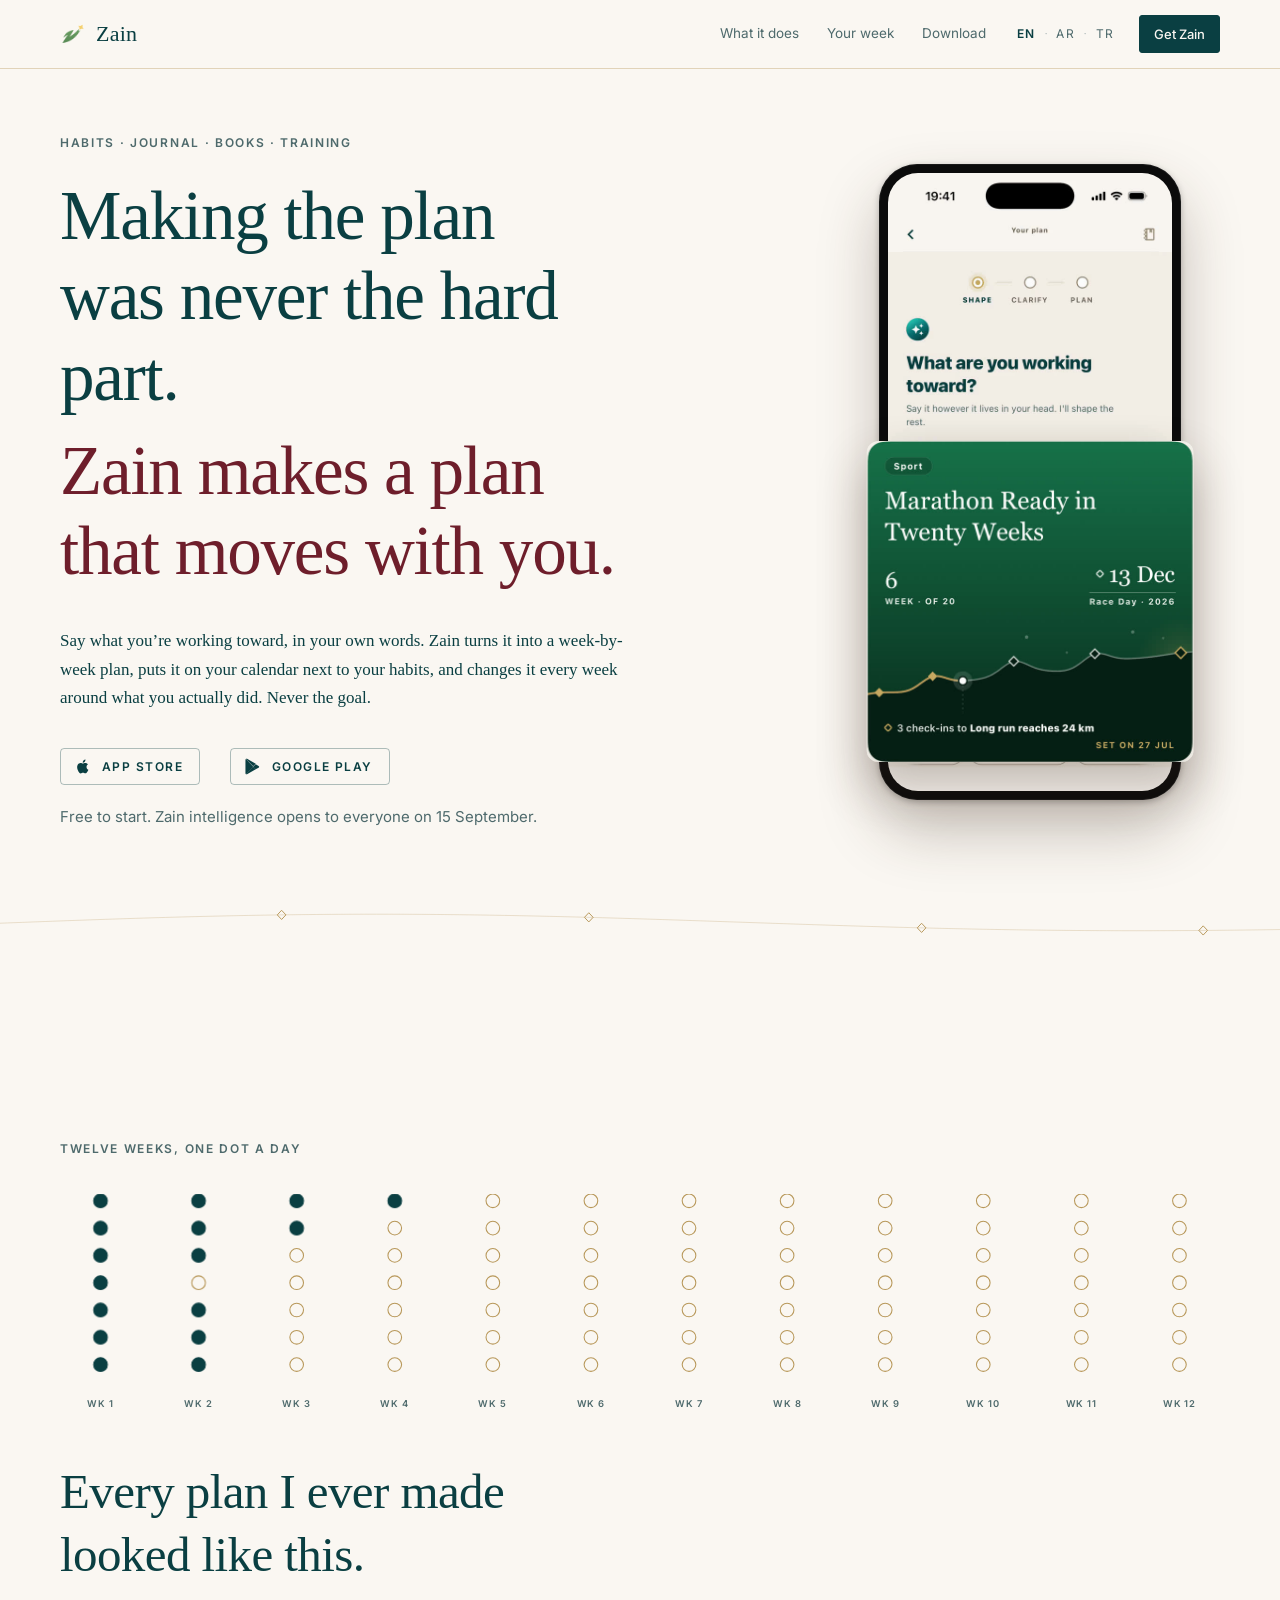
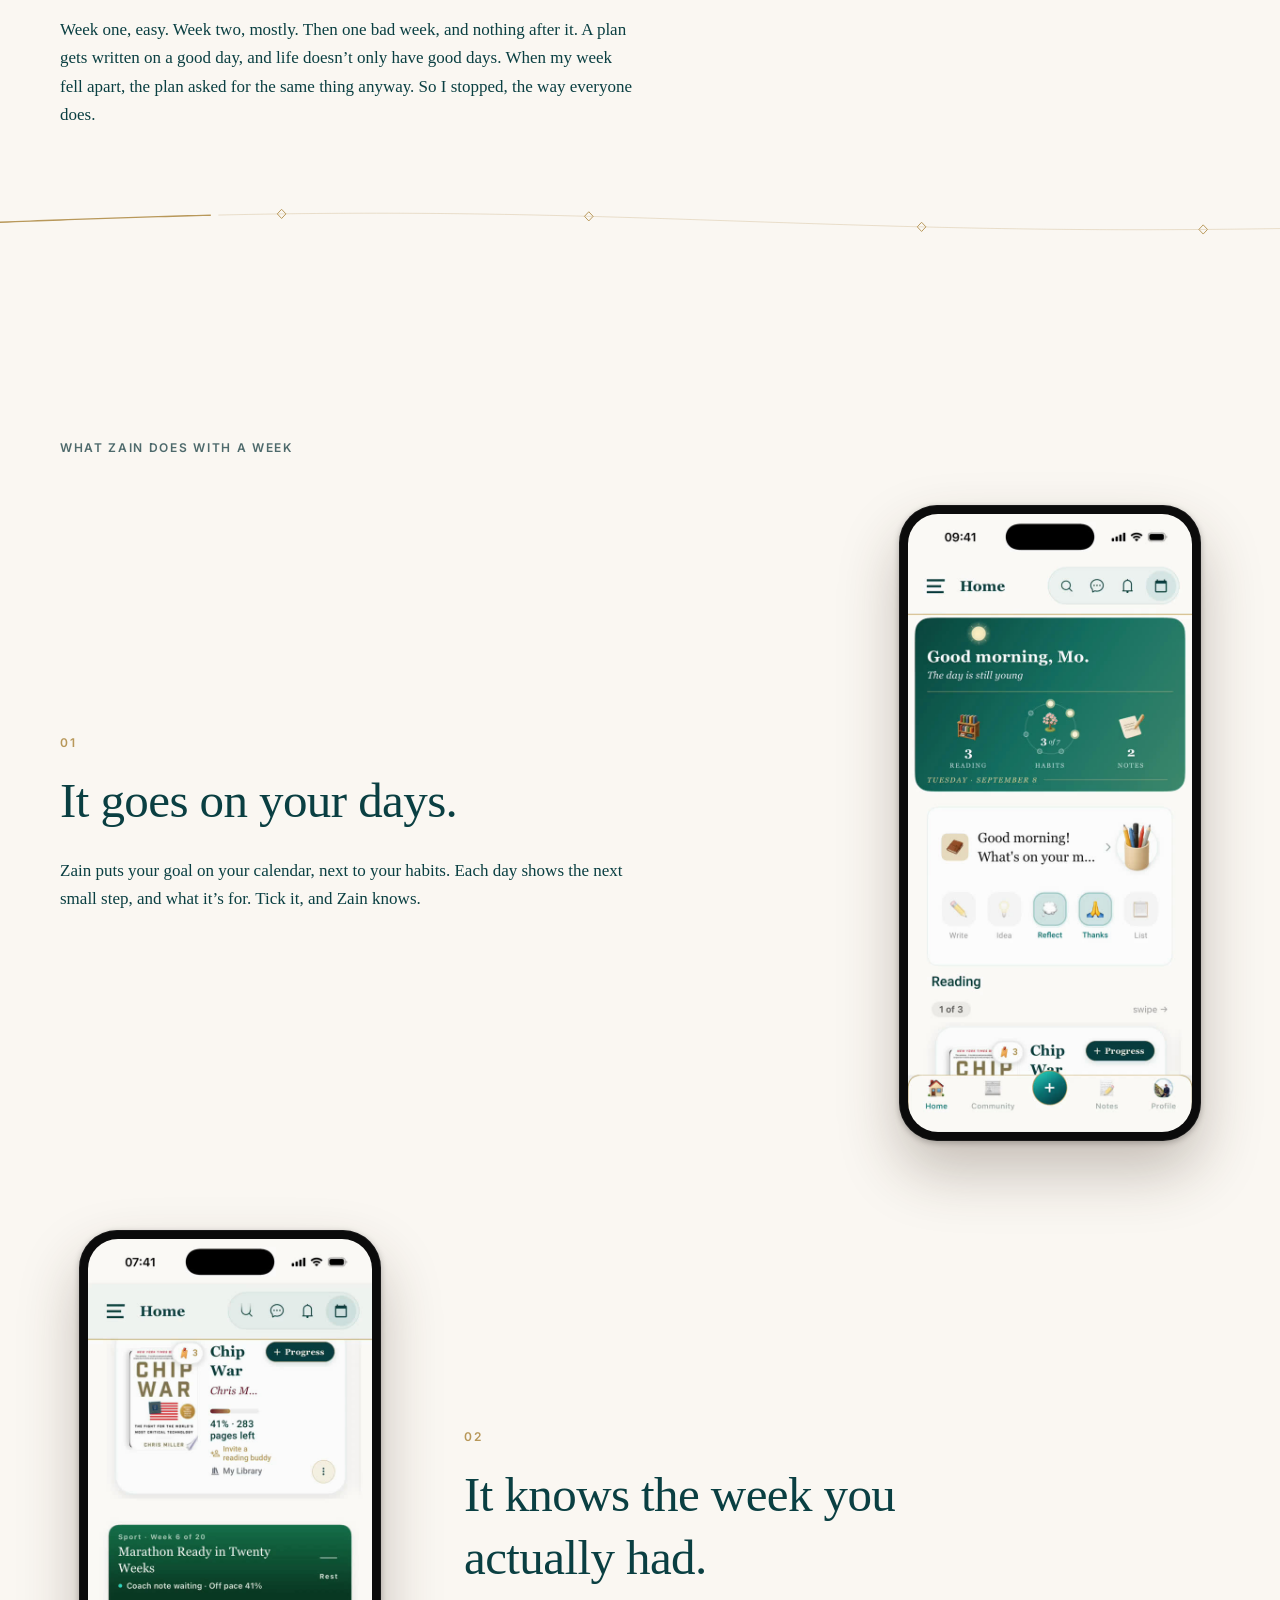
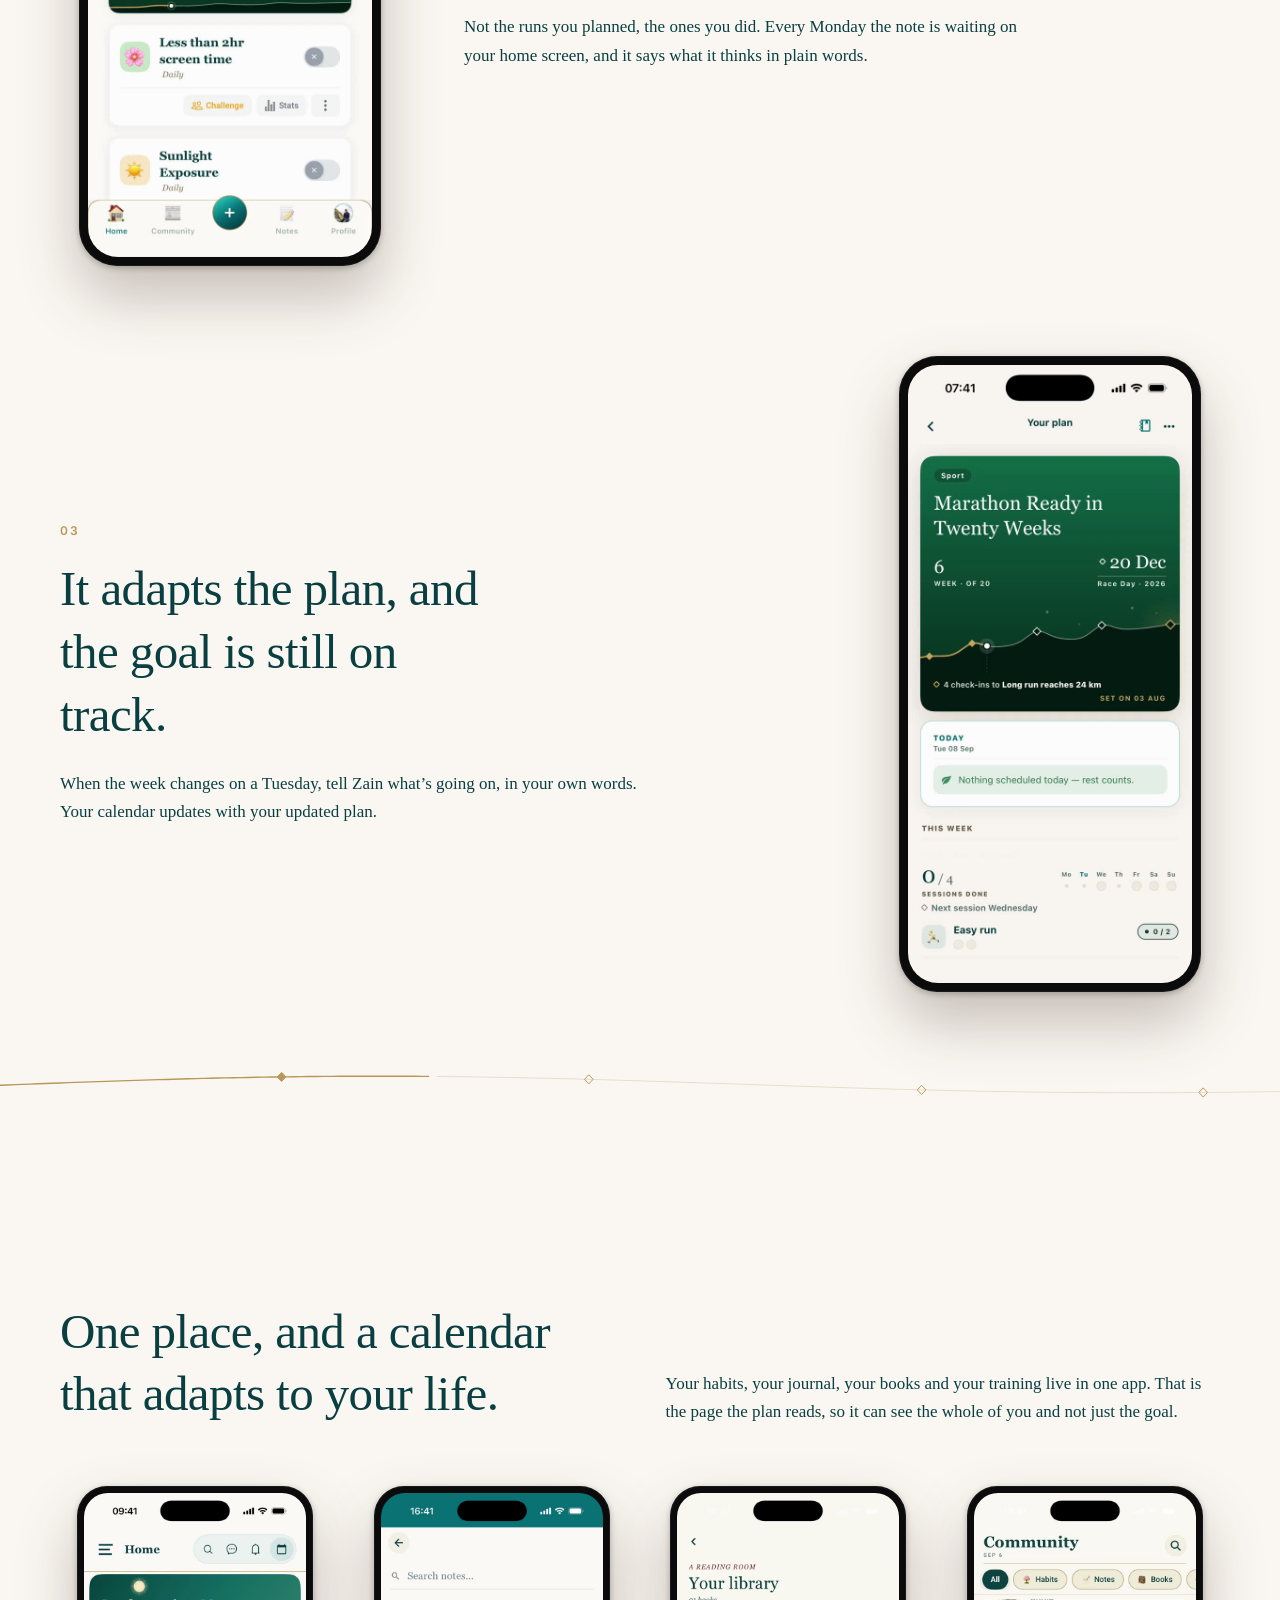
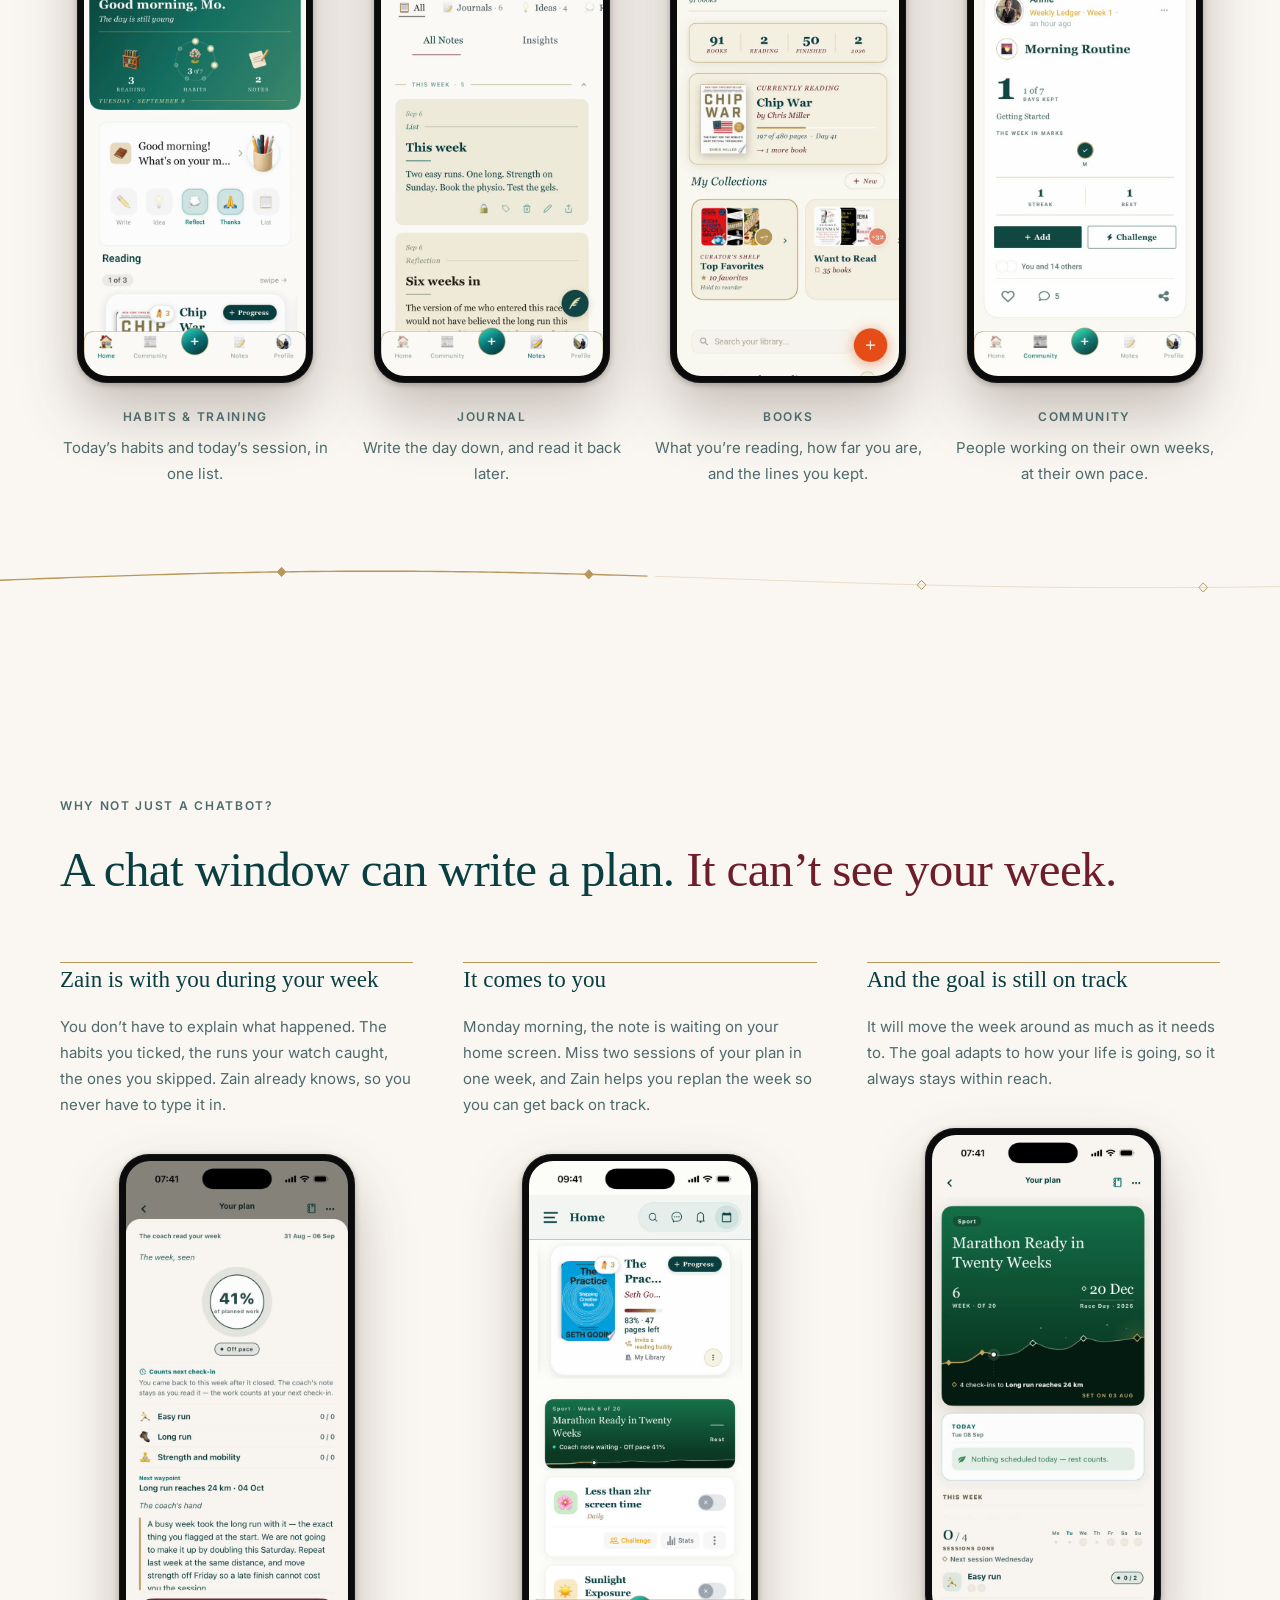
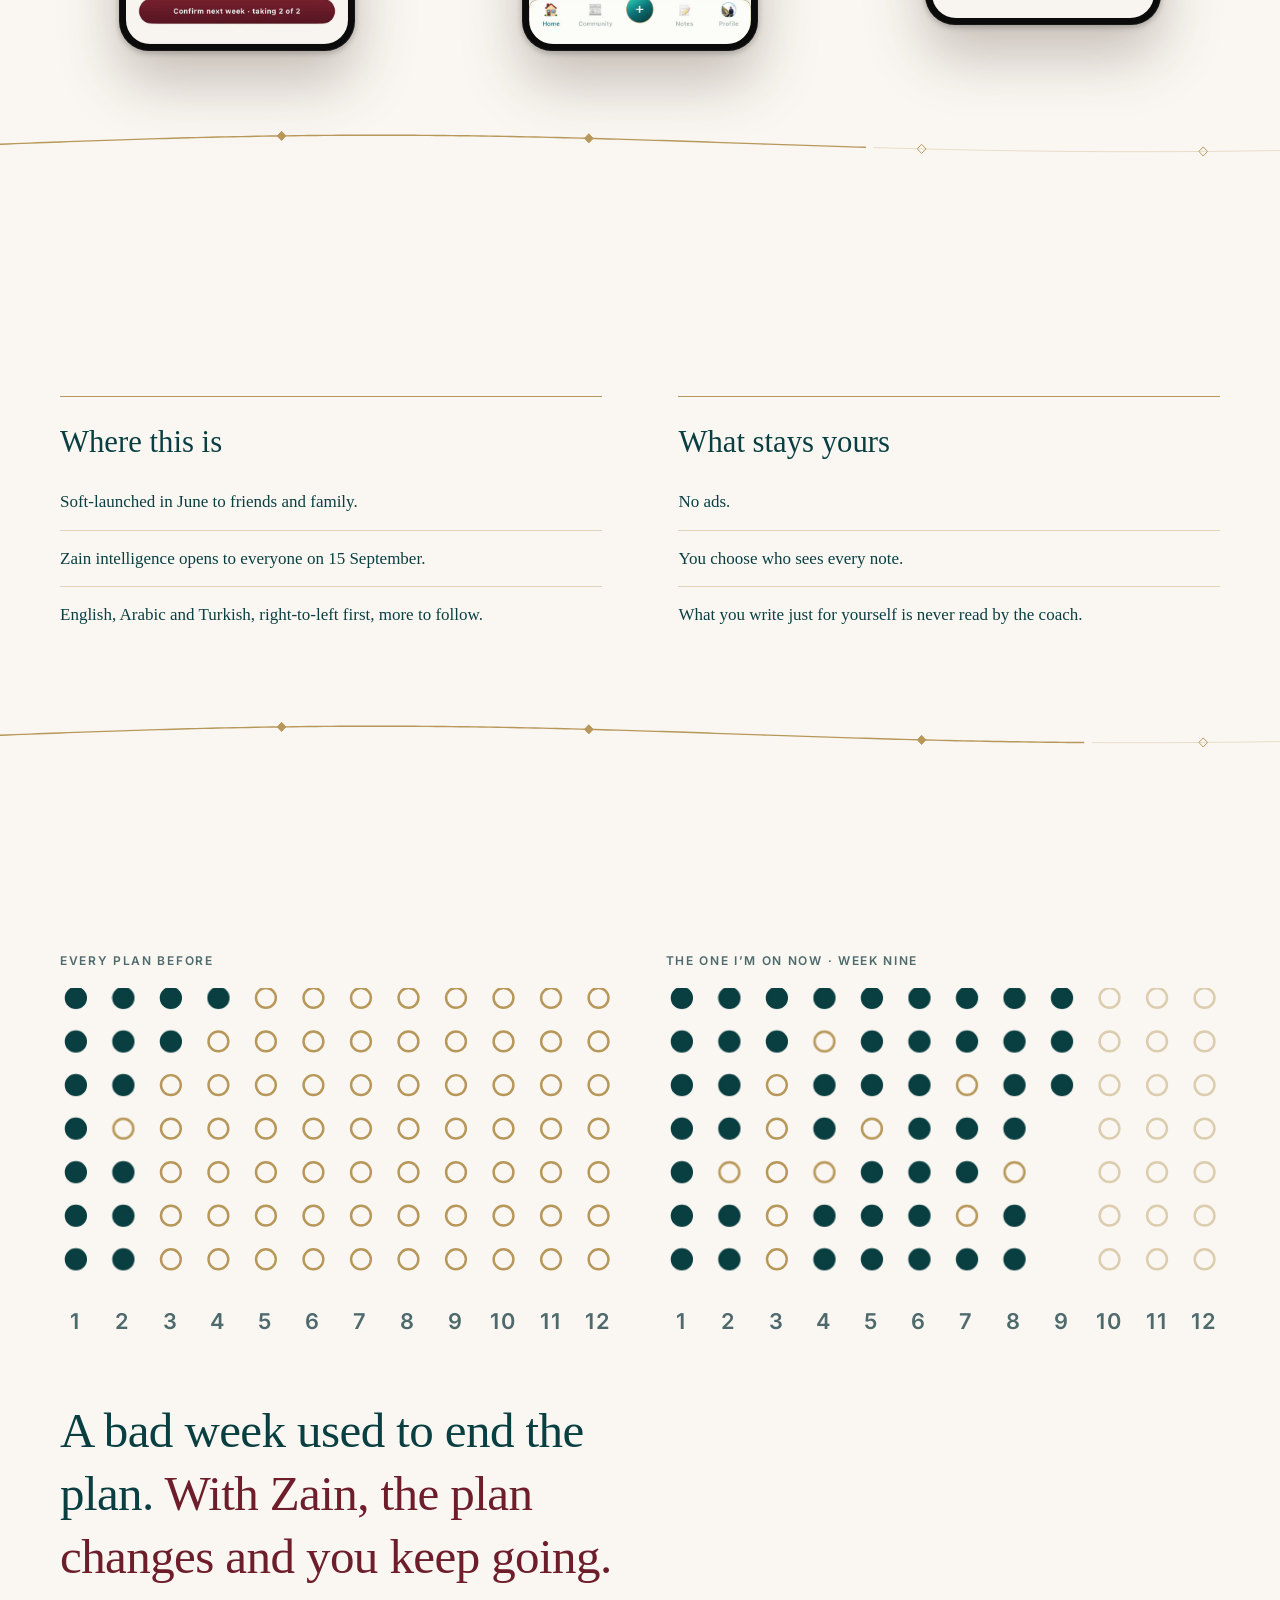
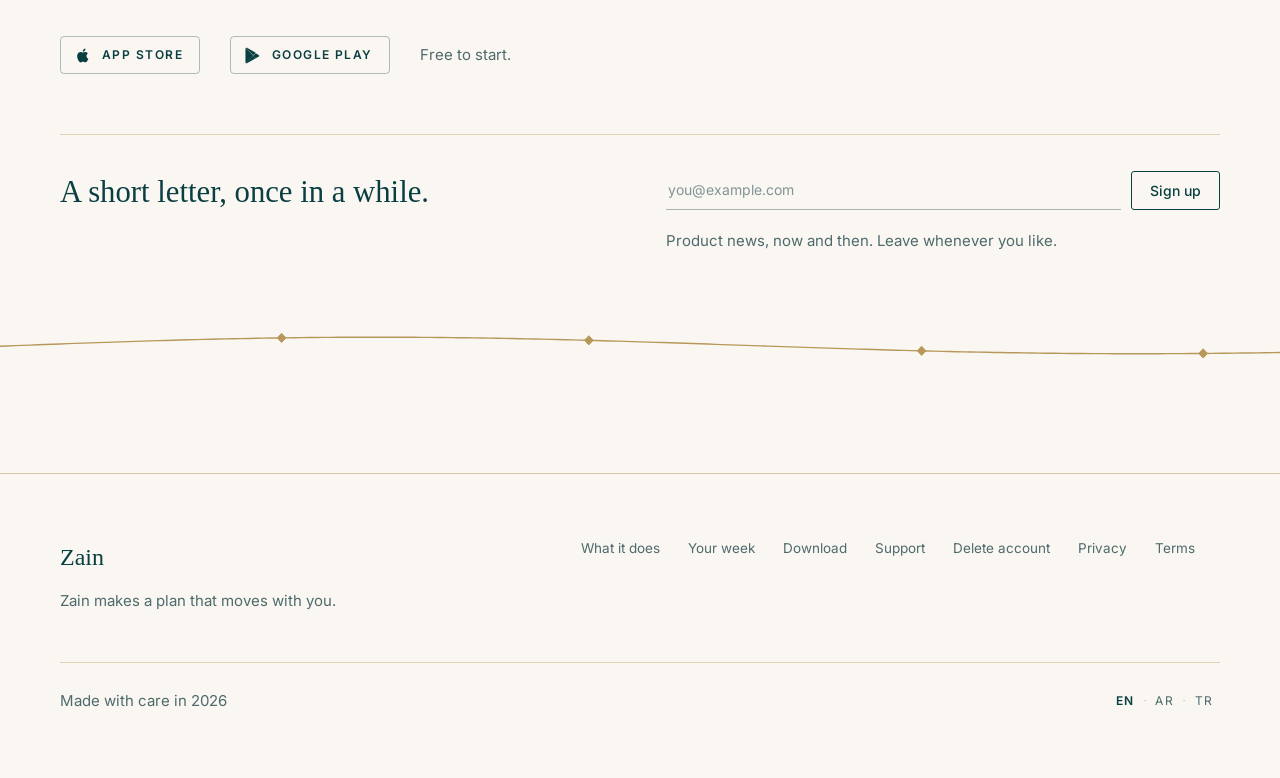
<file: index.html>
<!doctype html>
<html lang="en" dir="ltr">
<head>
<meta charset="utf-8" />
<link rel="stylesheet" href="site.css" />
<meta name="viewport" content="width=device-width, initial-scale=1, viewport-fit=cover" />
<meta name="robots" content="index, follow" />
<meta name="theme-color" content="#FAF7F2" />

<title data-i18n-title="doc.title">Zain — a plan that moves with you</title>
<meta name="description" data-i18n-content="doc.desc" content="Say what you're working toward, in your own words. Zain turns it into a week-by-week plan, puts it on your calendar next to your habits, and changes it every week around what you actually did. Never the goal." />

<link rel="canonical" href="https://thezainapp.com/" />
<link rel="alternate" hreflang="en" href="https://thezainapp.com/?lang=en" />
<link rel="alternate" hreflang="ar" href="https://thezainapp.com/?lang=ar" />
<link rel="alternate" hreflang="tr" href="https://thezainapp.com/?lang=tr" />
<link rel="alternate" hreflang="x-default" href="https://thezainapp.com/" />

<!-- Open Graph -->
<meta property="og:type" content="website" />
<meta property="og:url" content="https://thezainapp.com/" />
<meta property="og:title" content="Zain — a plan that moves with you" />
<meta property="og:description" content="Making the plan was never the hard part. Zain turns your goal into a week-by-week plan, puts it on your calendar next to your habits, and changes it every week around the week you actually had." />
<meta property="og:image" content="https://thezainapp.com/assets/brand/share.png" />
<meta property="og:image:width" content="1200" />
<meta property="og:image:height" content="630" />
<meta name="twitter:card" content="summary_large_image" />

<!-- Smart App Banner -->
<meta name="apple-itunes-app" content="app-id=6757399804" />

<link rel="icon" type="image/png" href="assets/brand/logo.png" />
<link rel="apple-touch-icon" href="assets/brand/logo.png" />

<!-- Georgia is system-resident (display). Inter for captions and UI.
     Arabic: Amiri for display, Tajawal for text. Turkish uses the Latin set. -->
<link rel="preconnect" href="https://fonts.googleapis.com" />
<link rel="preconnect" href="https://fonts.gstatic.com" crossorigin />
<link rel="stylesheet" href="https://fonts.googleapis.com/css2?family=Inter:wght@400;500;600&family=Amiri:wght@400;700&family=Tajawal:wght@400;500;700&display=swap"
      media="print" onload="this.media='all'" />
<noscript><link rel="stylesheet" href="https://fonts.googleapis.com/css2?family=Inter:wght@400;500;600&family=Amiri:wght@400;700&family=Tajawal:wght@400;500;700&display=swap" /></noscript>

<script>document.documentElement.classList.add('js');</script>
</head>

<body>

<a class="skip-link" href="#main" data-i18n="a11y.skip">Skip to the page</a>

<!-- ── 1 · masthead ──────────────────────────────────────── -->
<header class="masthead">
  <div class="wrap masthead__inner">
    <a class="masthead__brand" href="#top" aria-label="Zain" data-i18n-attr="aria-label:nav.brand_aria">
      <img class="masthead__mark" src="assets/brand/logo.png" alt="" />
      <span class="masthead__wordmark">Zain</span>
    </a>

    <nav class="masthead__nav" aria-label="Sections" data-i18n-attr="aria-label:nav.sections_aria">
      <a href="#week" data-i18n="nav.what">What it does</a>
      <a href="#badweek" data-i18n="nav.week">Your week</a>
      <a href="#download" data-i18n="nav.download">Download</a>
    </nav>

    <div class="masthead__actions">
      <div class="langs" role="group" aria-label="Language" data-i18n-attr="aria-label:nav.lang_aria">
        <button type="button" data-lang="en" lang="en">EN</button><span aria-hidden="true">·</span>
        <button type="button" data-lang="ar" lang="ar">AR</button><span aria-hidden="true">·</span>
        <button type="button" data-lang="tr" lang="tr">TR</button>
      </div>
      <a class="zbtn zbtn--sm" href="#download" data-i18n="nav.get">Get Zain</a>
    </div>
  </div>
</header>

<main id="main">

<!-- ── 2 · hero ──────────────────────────────────────────── -->
<section class="s hero" id="top">
  <div class="wrap">
    <div class="hero__inner">
      <div class="hero__stage" data-stage>
        <div class="phone">
          <div class="phone__screen">
            <img class="phone__still" src="assets/clips/type-marathon.jpg" alt="A goal being typed into Zain in plain words." width="604" height="1314" fetchpriority="high" data-i18n-attr="alt:hero.clip_alt" />
            <video data-clip="type-marathon" muted playsinline preload="none" loop aria-hidden="true"></video>
          </div>
        </div>
        <img class="hero__card" src="assets/clips/plan-1.jpg" alt="" width="660" height="646" />
      </div>
      <div class="hero__copy">
        <p class="eyebrow hero__eyebrow" data-i18n="hero.eyebrow">Habits · Journal · Books · Training</p>
        <h1 class="d1 hero__title" data-i18n="hero.title">Making the plan was never the hard part.</h1>
        <p class="d1 ox hero__title" data-i18n="hero.title2">Zain makes a plan that moves with you.</p>
        <p class="body hero__body" data-i18n="hero.body">Say what you’re working toward, in your own words. Zain turns it into a week-by-week plan, puts it on your calendar next to your habits, and changes it every week around what you actually did. Never the goal.</p>

        <div class="stores hero__stores">
          <a class="store" href="https://apps.apple.com/app/id6757399804" data-track="hero-appstore">
            <svg aria-hidden="true" width="19" height="19" viewBox="0 0 24 24" fill="currentColor"><path d="M17.05 12.54c-.02-2.2 1.8-3.26 1.88-3.31-1.02-1.5-2.62-1.7-3.18-1.72-1.35-.14-2.64.79-3.33.79-.69 0-1.75-.77-2.87-.75-1.48.02-2.84.86-3.6 2.18-1.53 2.66-.39 6.6 1.1 8.76.73 1.06 1.6 2.25 2.74 2.2 1.1-.04 1.51-.71 2.84-.71 1.32 0 1.7.71 2.86.69 1.18-.02 1.93-1.07 2.65-2.14.84-1.22 1.18-2.41 1.2-2.47-.03-.01-2.29-.88-2.31-3.49zM14.88 5.9c.6-.73 1.01-1.75.9-2.76-.87.04-1.92.58-2.55 1.31-.56.65-1.05 1.68-.92 2.68.97.07 1.96-.49 2.57-1.23z"/></svg>
            <span data-i18n="cta.appstore">App Store</span>
          </a>
          <a class="store" href="https://play.google.com/store/apps/details?id=com.zainapp" data-track="hero-playstore">
            <svg aria-hidden="true" width="19" height="19" viewBox="0 0 24 24" fill="currentColor"><path d="M3.6 2.4c-.3.3-.5.8-.5 1.4v16.4c0 .6.2 1.1.5 1.4l.1.1 9.2-9.2v-.2L3.6 2.4z"/><path d="M16 15.6l-3.1-3.1v-.2l3.1-3.1.1.1 3.6 2.1c1 .6 1 1.5 0 2.1L16 15.6z"/><path d="M16.1 15.5 12.9 12.3 3.6 21.6c.3.4.9.4 1.5.1l11-6.2"/><path d="M16.1 8.5 5.1 2.3c-.6-.3-1.2-.3-1.5.1l9.3 9.3 3.2-3.2z"/></svg>
            <span data-i18n="cta.playstore">Google Play</span>
          </a>
        </div>

        <p class="cap hero__note" data-i18n="hero.note">Free to start. Zain intelligence opens to everyone on 15 September.</p>
      </div>
    </div>
  </div>
  <svg class="terrain" data-terrain="0" aria-hidden="true"></svg>
</section>

<!-- ── 3 · the bad week ──────────────────────────────────── -->
<section class="s" id="badweek">
  <div class="wrap">
    <p class="eyebrow will" data-i18n="bad.eyebrow">Twelve weeks, one dot a day</p>
    <div class="badweek__grid">
      <svg class="dots" data-grid="before" data-labels="1" aria-hidden="true"></svg>
    </div>
    <h2 class="d2 badweek__title will" data-i18n="bad.title">Every plan I ever made looked like this.</h2>
    <p class="body badweek__body will" data-i18n="bad.body">Week one, easy. Week two, mostly. Then one bad week, and nothing after it. A plan gets written on a good day, and life doesn’t only have good days. When my week fell apart, the plan asked for the same thing anyway. So I stopped, the way everyone does.</p>
  </div>
  <svg class="terrain" data-terrain="0.17" aria-hidden="true"></svg>
</section>

<!-- ── 4 · what Zain does with a week ────────────────────── -->
<section class="s" id="week">
  <div class="wrap">
    <p class="eyebrow will" data-i18n="week.eyebrow">What Zain does with a week</p>

    <div class="steps">
      <article class="step">
        <div class="step__copy will">
          <p class="step__no">01</p>
          <h2 class="d2 step__title" data-i18n="week.s1.title">It goes on your days.</h2>
          <p class="body step__body" data-i18n="week.s1.body">Zain puts your goal on your calendar, next to your habits. Each day shows the next small step, and what it’s for. Tick it, and Zain knows.</p>
        </div>
        <div class="step__stage will">
          <div class="phone">
            <div class="phone__screen">
            <img class="phone__still" src="assets/clips/days3.jpg" alt="The home screen, with today’s session listed beside the day’s habits, then ticked off." width="604" height="1314" loading="lazy" data-i18n-attr="alt:week.s1.clip_alt" />
            <video data-clip="days3" muted playsinline preload="none" loop aria-hidden="true"></video>
          </div>
          </div>
        </div>
      </article>

      <article class="step">
        <div class="step__copy will">
          <p class="step__no">02</p>
          <h2 class="d2 step__title" data-i18n="week.s2.title">It knows the week you actually had.</h2>
          <p class="body step__body" data-i18n="week.s2.body">Not the runs you planned, the ones you did. Every Monday the note is waiting on your home screen, and it says what it thinks in plain words.</p>
        </div>
        <div class="step__stage will">
          <div class="phone">
            <div class="phone__screen">
            <img class="phone__still" src="assets/clips/badweek.jpg" alt="A week read back: the sessions done, the ones missed, and the coach’s note about it." width="604" height="1314" loading="lazy" data-i18n-attr="alt:week.s2.clip_alt" />
            <video data-clip="badweek" muted playsinline preload="none" loop aria-hidden="true"></video>
          </div>
          </div>
        </div>
      </article>

      <article class="step">
        <div class="step__copy will">
          <p class="step__no">03</p>
          <h2 class="d2 step__title" data-i18n="week.s3.title">It adapts the plan, and the goal is still on track.</h2>
          <p class="body step__body" data-i18n="week.s3.body">When the week changes on a Tuesday, tell Zain what’s going on, in your own words. Your calendar updates with your updated plan.</p>
        </div>
        <div class="step__stage will">
          <div class="phone">
            <div class="phone__screen">
            <img class="phone__still" src="assets/clips/margin.jpg" alt="A line typed to the coach, and the reply sliding up with the changed week." width="604" height="1314" loading="lazy" data-i18n-attr="alt:week.s3.clip_alt" />
            <video data-clip="margin" muted playsinline preload="none" loop aria-hidden="true"></video>
          </div>
          </div>
        </div>
      </article>
    </div>
  </div>
  <svg class="terrain" data-terrain="0.34" aria-hidden="true"></svg>
</section>

<!-- ── 5 · the foundation ────────────────────────────────── -->
<section class="s" id="foundation">
  <div class="wrap">
    <div class="found__head">
      <h2 class="d2 will" data-i18n="found.title">One place, and a calendar that adapts to your life.</h2>
      <p class="body will" data-i18n="found.body">Your habits, your journal, your books and your training live in one app. That is the page the plan reads, so it can see the whole of you and not just the goal.</p>
    </div>

    <div class="found__row">
      <div class="found__col will">
        <div class="phone phone--sm">
          <div class="phone__screen">
            <img class="phone__still" src="assets/clips/days3.jpg" alt="The day’s habits and today’s training session in one list." width="604" height="1314" loading="lazy" data-i18n-attr="alt:found.c1.alt" />
            <video data-clip="days3" muted playsinline preload="none" loop aria-hidden="true"></video>
          </div>
        </div>
        <p class="eyebrow found__label" data-i18n="found.c1.label">Habits &amp; training</p>
        <p class="cap found__line" data-i18n="found.c1.line">Today’s habits and today’s session, in one list.</p>
      </div>

      <div class="found__col will">
        <div class="phone phone--sm">
          <div class="phone__screen">
            <img class="phone__still" src="assets/clips/notes-a.jpg" alt="The journal, with the entries written this week." width="604" height="1314" loading="lazy" data-i18n-attr="alt:found.c2.alt" />
            <video data-clip="notes-a" muted playsinline preload="none" loop aria-hidden="true"></video>
          </div>
        </div>
        <p class="eyebrow found__label" data-i18n="found.c2.label">Journal</p>
        <p class="cap found__line" data-i18n="found.c2.line">Write the day down, and read it back later.</p>
      </div>

      <div class="found__col will">
        <div class="phone phone--sm">
          <div class="phone__screen">
            <img class="phone__still" src="assets/clips/books-a.jpg" alt="The book being read, and the shelf behind it." width="604" height="1314" loading="lazy" data-i18n-attr="alt:found.c3.alt" />
            <video data-clip="books-a" muted playsinline preload="none" loop aria-hidden="true"></video>
          </div>
        </div>
        <p class="eyebrow found__label" data-i18n="found.c3.label">Books</p>
        <p class="cap found__line" data-i18n="found.c3.line">What you’re reading, how far you are, and the lines you kept.</p>
      </div>

      <div class="found__col will">
        <div class="phone phone--sm">
          <div class="phone__screen">
            <img class="phone__still" src="assets/clips/community.jpg" alt="The community feed, scrolling." width="604" height="1314" loading="lazy" data-i18n-attr="alt:found.c4.alt" />
            <video data-clip="community" muted playsinline preload="none" loop aria-hidden="true"></video>
          </div>
        </div>
        <p class="eyebrow found__label" data-i18n="found.c4.label">Community</p>
        <p class="cap found__line" data-i18n="found.c4.line">People working on their own weeks, at their own pace.</p>
      </div>
    </div>
  </div>
  <svg class="terrain" data-terrain="0.51" aria-hidden="true"></svg>
</section>

<!-- ── 6 · why not just a chatbot ────────────────────────── -->
<section class="s" id="why">
  <div class="wrap">
    <p class="eyebrow will" data-i18n="why.eyebrow">Why not just a chatbot?</p>
    <h2 class="d2 will" style="margin-top:calc(var(--base) * 2)" data-i18n="why.title">A chat window can write a plan. <span class="ox">It can’t see your week.</span></h2>

    <div class="why__cols">
      <div class="why__col will">
        <div>
          <hr class="rule" />
          <h3 class="d4" data-i18n="why.c1.title">Zain is with you during your week</h3>
          <p class="cap why__body" data-i18n="why.c1.body">You don’t have to explain what happened. The habits you ticked, the runs your watch caught, the ones you skipped. Zain already knows, so you never have to type it in.</p>
        </div>
        <div class="phone phone--sm"><div class="phone__screen"><img src="assets/clips/read-still.jpg" alt="The coach&#8217;s read of the week, and the sessions it counted." data-i18n-attr="alt:why.c1.alt" loading="lazy" /></div></div>
      </div>

      <div class="why__col will">
        <div>
          <hr class="rule" />
          <h3 class="d4" data-i18n="why.c2.title">It comes to you</h3>
          <p class="cap why__body" data-i18n="why.c2.body">Monday morning, the note is waiting on your home screen. Miss two sessions of your plan in one week, and Zain helps you replan the week so you can get back on track.</p>
        </div>
        <div class="phone phone--sm"><div class="phone__screen"><img src="assets/clips/home-practice.jpg" alt="The home screen, with the plan&#8217;s note waiting among the day&#8217;s habits." data-i18n-attr="alt:why.c2.alt" loading="lazy" /></div></div>
      </div>

      <div class="why__col will">
        <div>
          <hr class="rule" />
          <h3 class="d4" data-i18n="why.c3.title">And the goal is still on track</h3>
          <p class="cap why__body" data-i18n="why.c3.body">It will move the week around as much as it needs to. The goal adapts to how your life is going, so it always stays within reach.</p>
        </div>
        <div class="phone phone--sm"><div class="phone__screen"><img src="assets/clips/margin-still.jpg" alt="The plan screen, showing this week&#8217;s sessions." data-i18n-attr="alt:why.c3.alt" loading="lazy" /></div></div>
      </div>
    </div>
  </div>
  <svg class="terrain" data-terrain="0.68" aria-hidden="true"></svg>
</section>

<!-- ── 7 · where this is, and what stays yours ───────────── -->
<section class="s" id="where">
  <div class="wrap where__cols">
    <div class="where__col will">
      <hr class="rule" />
      <h2 class="d3" style="margin-top:calc(var(--base) * 1.5)" data-i18n="where.a.title">Where this is</h2>
      <ul class="where__list">
        <li data-i18n="where.a.l1">Soft-launched in June to friends and family.</li>
        <li data-i18n="where.a.l2">Zain intelligence opens to everyone on 15 September.</li>
        <li data-i18n="where.a.l3">English, Arabic and Turkish, right-to-left first, more to follow.</li>
      </ul>
    </div>
    <div class="where__col will">
      <hr class="rule" />
      <h2 class="d3" style="margin-top:calc(var(--base) * 1.5)" data-i18n="where.b.title">What stays yours</h2>
      <ul class="where__list">
        <li data-i18n="where.b.l1">No ads.</li>
        <li data-i18n="where.b.l2">You choose who sees every note.</li>
        <li data-i18n="where.b.l3">What you write just for yourself is never read by the coach.</li>
      </ul>
    </div>
  </div>
  <svg class="terrain" data-terrain="0.85" aria-hidden="true"></svg>
</section>

<!-- ── 8 · close and download ────────────────────────────── -->
<section class="s" id="download">
  <div class="wrap">
    <div class="close__grids">
      <div class="will">
        <p class="eyebrow close__grid-label" data-i18n="close.g1">Every plan before</p>
        <svg class="dots" data-grid="before" data-compact="1" aria-hidden="true"></svg>
      </div>
      <div class="will">
        <p class="eyebrow close__grid-label" data-i18n="close.g2">The one I’m on now · week nine</p>
        <svg class="dots" data-grid="now" data-compact="1" aria-hidden="true"></svg>
      </div>
    </div>

    <h2 class="d2 close__title will" data-i18n="close.title">A bad week used to end the plan. <span class="ox">With Zain, the plan changes and you keep going.</span></h2>

    <div class="stores close__stores will">
      <a class="store" href="https://apps.apple.com/app/id6757399804" data-track="close-appstore">
        <svg aria-hidden="true" width="19" height="19" viewBox="0 0 24 24" fill="currentColor"><path d="M17.05 12.54c-.02-2.2 1.8-3.26 1.88-3.31-1.02-1.5-2.62-1.7-3.18-1.72-1.35-.14-2.64.79-3.33.79-.69 0-1.75-.77-2.87-.75-1.48.02-2.84.86-3.6 2.18-1.53 2.66-.39 6.6 1.1 8.76.73 1.06 1.6 2.25 2.74 2.2 1.1-.04 1.51-.71 2.84-.71 1.32 0 1.7.71 2.86.69 1.18-.02 1.93-1.07 2.65-2.14.84-1.22 1.18-2.41 1.2-2.47-.03-.01-2.29-.88-2.31-3.49zM14.88 5.9c.6-.73 1.01-1.75.9-2.76-.87.04-1.92.58-2.55 1.31-.56.65-1.05 1.68-.92 2.68.97.07 1.96-.49 2.57-1.23z"/></svg>
        <span data-i18n="cta.appstore">App Store</span>
      </a>
      <a class="store" href="https://play.google.com/store/apps/details?id=com.zainapp" data-track="close-playstore">
        <svg aria-hidden="true" width="19" height="19" viewBox="0 0 24 24" fill="currentColor"><path d="M3.6 2.4c-.3.3-.5.8-.5 1.4v16.4c0 .6.2 1.1.5 1.4l.1.1 9.2-9.2v-.2L3.6 2.4z"/><path d="M16 15.6l-3.1-3.1v-.2l3.1-3.1.1.1 3.6 2.1c1 .6 1 1.5 0 2.1L16 15.6z"/><path d="M16.1 15.5 12.9 12.3 3.6 21.6c.3.4.9.4 1.5.1l11-6.2"/><path d="M16.1 8.5 5.1 2.3c-.6-.3-1.2-.3-1.5.1l9.3 9.3 3.2-3.2z"/></svg>
        <span data-i18n="cta.playstore">Google Play</span>
      </a>
      <p class="cap" data-i18n="close.note">Free to start.</p>
    </div>

    <div class="letter will">
      <p class="d3" data-i18n="letter.title">A short letter, once in a while.</p>
      <div>
        <form id="letterForm" class="letter__form" novalidate>
          <label class="sr-only" for="letterEmail" data-i18n="letter.label">Your email</label>
          <input id="letterEmail" name="email" type="email" required autocomplete="email"
                 placeholder="you@example.com" data-i18n-attr="placeholder:letter.placeholder" />
          <button type="submit" class="zbtn zbtn--ghost" data-i18n="letter.submit">Sign up</button>
        </form>
        <p class="cap letter__note" data-i18n="letter.note">Product news, now and then. Leave whenever you like.</p>
        <p class="cap letter__ok" id="letterOk" hidden data-i18n="letter.ok">On the list. We’ll write when there is something worth saying.</p>
      </div>
    </div>
  </div>
  <svg class="terrain" data-terrain="1" aria-hidden="true"></svg>
</section>

</main>

<!-- ── footer ────────────────────────────────────────────── -->
<footer class="site-footer">
  <div class="wrap">
    <div class="footer__inner">
      <div>
        <p class="footer__wordmark">Zain</p>
        <p class="cap footer__line" data-i18n="ft.line">Zain makes a plan that moves with you.</p>
      </div>
      <nav class="footer__nav" aria-label="Footer" data-i18n-attr="aria-label:ft.nav_aria">
        <a href="#week" data-i18n="nav.what">What it does</a>
        <a href="#badweek" data-i18n="nav.week">Your week</a>
        <a href="#download" data-i18n="nav.download">Download</a>
        <a href="support.html" data-i18n="ft.support">Support</a>
        <a href="delete-account.html" data-i18n="ft.delete">Delete account</a>
        <a href="privacy.html" data-i18n="ft.privacy">Privacy</a>
        <a href="terms.html" data-i18n="ft.terms">Terms</a>
      </nav>
    </div>
    <div class="footer__base">
      <p class="cap" data-i18n="ft.made">Made with care in 2026</p>
      <div class="langs" role="group" aria-label="Language" data-i18n-attr="aria-label:nav.lang_aria">
        <button type="button" data-lang="en" lang="en">EN</button><span aria-hidden="true">·</span>
        <button type="button" data-lang="ar" lang="ar">AR</button><span aria-hidden="true">·</span>
        <button type="button" data-lang="tr" lang="tr">TR</button>
      </div>
    </div>
  </div>
</footer>

<script src="i18n.js"></script>
<script src="home.js"></script>
</body>
</html>
</file>
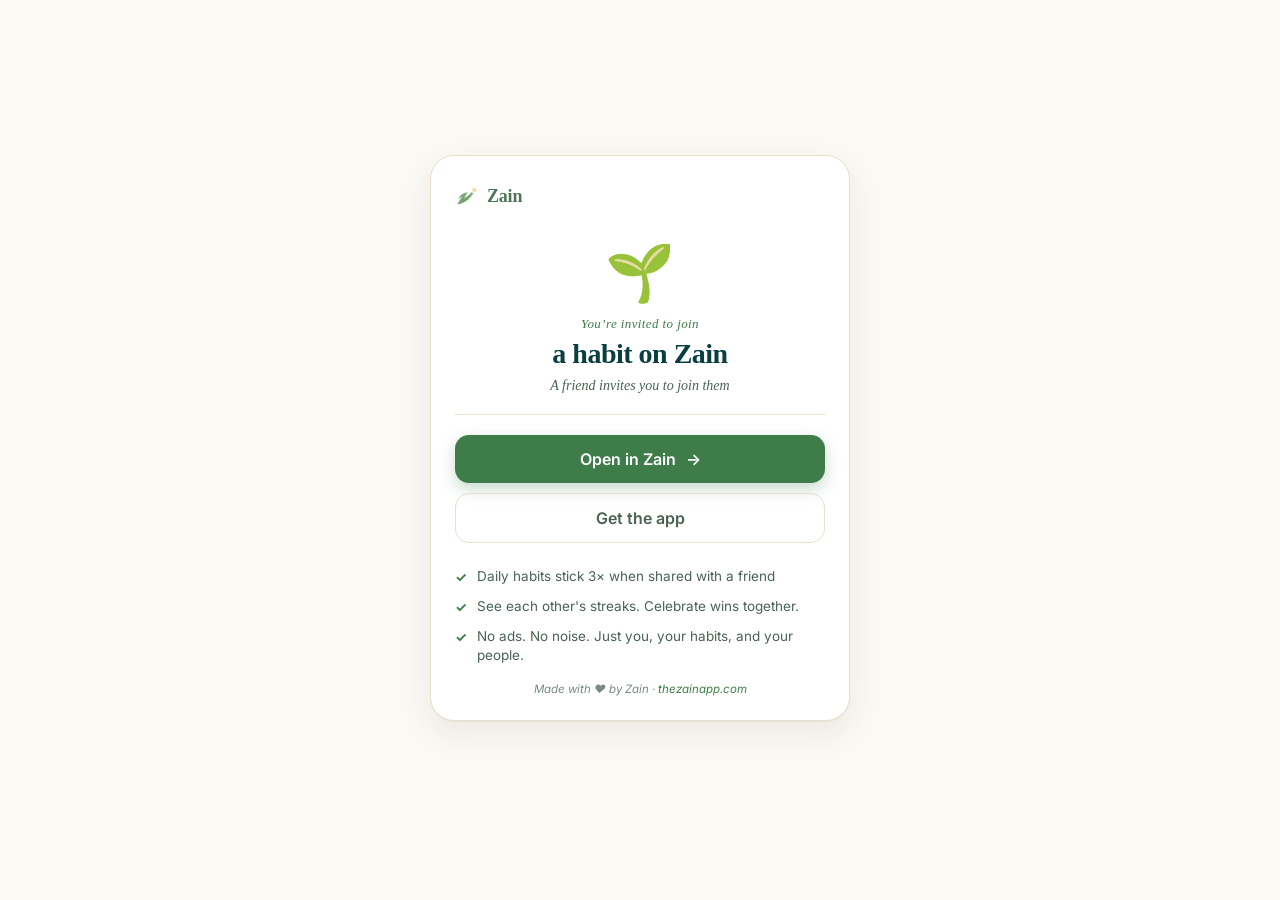
<file: h/index.html>
<!doctype html>
<html lang="en">
<head>
<meta charset="utf-8" />
<meta name="viewport" content="width=device-width, initial-scale=1, viewport-fit=cover" />
<meta name="robots" content="noindex" />
<meta name="theme-color" content="#FBF9F4" />

<title>Join me on Zain</title>
<meta name="description" content="A friend invited you to track a habit on Zain. Open the app to accept or download Zain free." />

<!-- Open Graph — static metadata, cached by social platforms at link-share time.
     We use the brand PNG (known to unfurl reliably across WhatsApp / iMessage /
     X / FB / LinkedIn). Per-habit OG image generation is Phase 3. -->
<meta property="og:type" content="website" />
<meta property="og:title" content="Join me on Zain" />
<meta property="og:description" content="A friend invited you to track a habit. Tap to open in the Zain app." />
<meta property="og:image" content="https://thezainapp.com/assets/brand/logo_with_name.png" />
<meta property="og:url" content="https://thezainapp.com/h/" />
<meta name="twitter:card" content="summary_large_image" />
<meta name="twitter:title" content="Join me on Zain" />
<meta name="twitter:description" content="A friend invited you to track a habit. Tap to open in the Zain app." />
<meta name="twitter:image" content="https://thezainapp.com/assets/brand/logo_with_name.png" />

<!-- iOS Smart App Banner — appears automatically on Safari mobile if app
     not installed. Direct route to the App Store with the deep-link
     preserved as `app-argument`. -->
<meta name="apple-itunes-app" content="app-id=6757399804" />

<!-- Favicon -->
<link rel="icon" type="image/png" href="../assets/brand/logo.png" />
<link rel="apple-touch-icon" href="../assets/brand/logo.png" />

<link rel="preconnect" href="https://fonts.googleapis.com" />
<link rel="preconnect" href="https://fonts.gstatic.com" crossorigin />
<link rel="stylesheet" href="https://fonts.googleapis.com/css2?family=Inter:wght@300;400;500;600;700&display=swap" />

<link rel="stylesheet" href="style.css" />
</head>
<body>

<main class="invite-card">
  <!-- Brand wordmark -->
  <div class="brand">
    <img src="../assets/brand/logo.png" alt="Zain" />
    <span>Zain</span>
  </div>

  <!-- Hero — populated by JS once the BE preview lands. Skeleton state
       always renders so the page never looks empty (audit fix: render
       generic hero on BE failure / bad id / archived habit). -->
  <div class="hero">
    <div class="emoji" id="habit-emoji">🌱</div>
    <p class="eyebrow" id="invite-eyebrow">You're invited to join</p>
    <h1 class="habit-name" id="habit-name">a habit on Zain</h1>
    <p class="from" id="from-line">A friend invites you to join them</p>
  </div>

  <!-- Primary action — opens the app via custom scheme. JS attaches a
       handler that times out → App Store fallback if the scheme doesn't
       resolve (i.e. app not installed). -->
  <a class="cta cta-primary" id="open-app" href="#">
    <span>Open in Zain</span>
    <span class="arrow" aria-hidden="true">→</span>
  </a>

  <!-- Secondary action — explicit App Store fallback. Always works. -->
  <a class="cta cta-secondary" id="install-app" href="https://apps.apple.com/app/id6757399804">
    <span>Get the app</span>
  </a>

  <!-- Value-prop list — why Zain matters. Stays static so the page
       remains useful even if the BE fetch fails. -->
  <ul class="why">
    <li>Daily habits stick 3× when shared with a friend</li>
    <li>See each other's streaks. Celebrate wins together.</li>
    <li>No ads. No noise. Just you, your habits, and your people.</li>
  </ul>

  <p class="footer">
    Made with <span aria-hidden="true">❤︎</span> by Zain
    · <a href="https://thezainapp.com">thezainapp.com</a>
  </p>
</main>

<script src="script.js"></script>
</body>
</html>
</file>
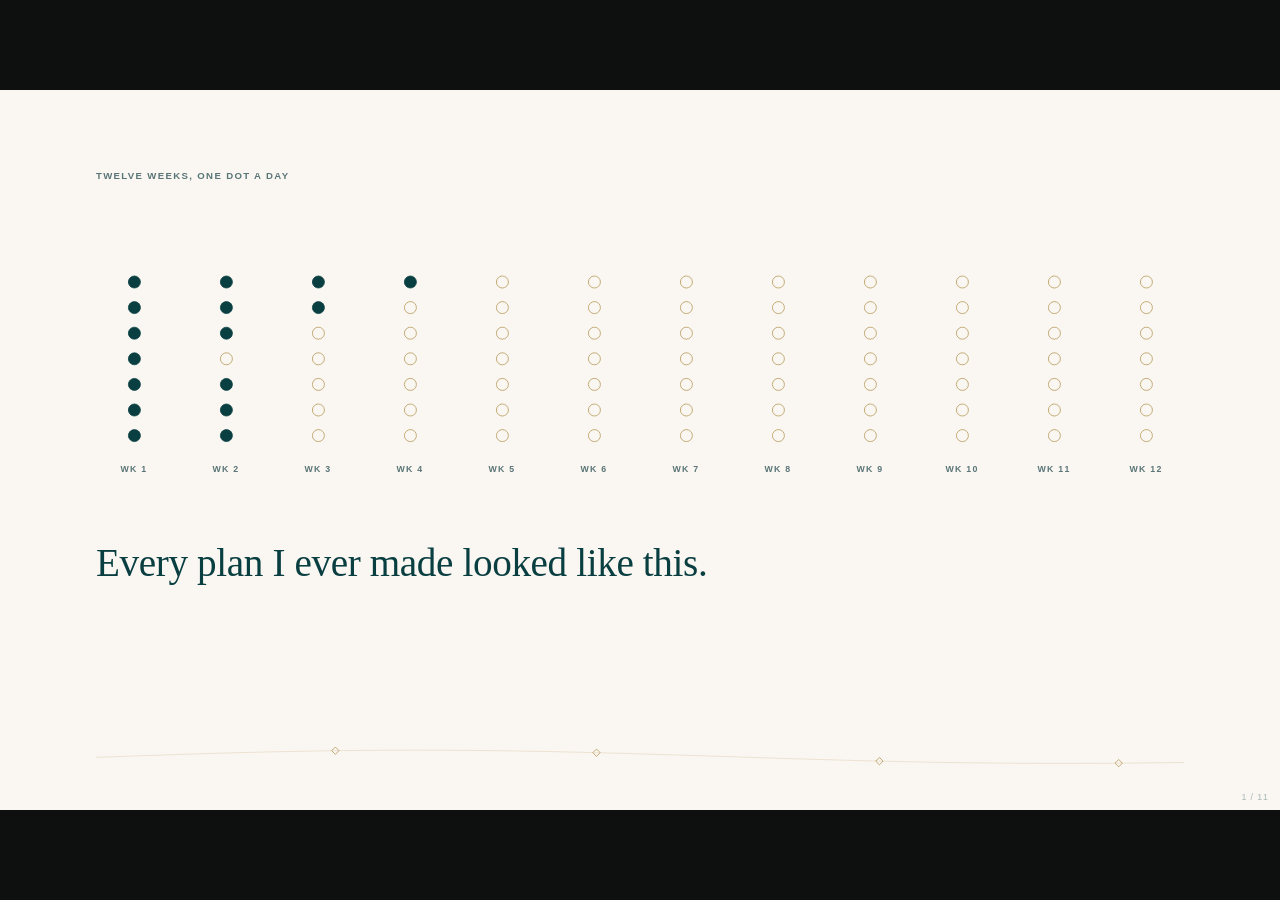
<file: presentation/index.html>
<!doctype html>
<html lang="en">
<head>
<meta charset="utf-8">
<title>Zain, the live pitch</title>
<meta name="viewport" content="width=device-width,initial-scale=1">
<style>
:root{--paper:#FAF7F2;--ink:#0A3F42;--ox:#6E1E2B;--gold:#B8985A;--slate:#5A7577;--teal:#0D7377}
*{margin:0;padding:0;box-sizing:border-box}
html,body{height:100%;background:#0e0f0f;overflow:hidden;font-family:Georgia,"Times New Roman",serif;color:var(--ink)}
#stage{position:absolute;left:50%;top:50%;width:1600px;height:900px;margin:-450px 0 0 -800px;background:var(--paper);transform-origin:center center;overflow:hidden}
.page{position:absolute;inset:0;opacity:0;visibility:hidden;transition:opacity .45s ease}
.page.in{opacity:1;visibility:visible}
.live{position:absolute;left:120px;top:100px;width:1360px;height:684px;z-index:2}
.terrain{position:absolute;left:120px;top:818px;width:1360px;height:40px;z-index:1}
.eyebrow{font-family:"Helvetica Neue",Helvetica,Arial,sans-serif;font-size:12px;letter-spacing:.14em;text-transform:uppercase;color:var(--slate);font-weight:600}
.eyebrow.ink{color:var(--ink)}
.cap{font-family:"Helvetica Neue",Helvetica,Arial,sans-serif;font-size:15px;line-height:26px;color:var(--slate)}
.d76{font-size:76px;line-height:96px;letter-spacing:-.018em}
.d61{font-size:61px;line-height:84px;letter-spacing:-.014em}
.d49{font-size:49px;line-height:72px;letter-spacing:-.010em}
.d31{font-size:31px;line-height:48px}
.d25{font-size:25px;line-height:36px}
.ox{color:var(--ox)}
.abs{position:absolute}
.rule{position:absolute;height:0;border-top:1px solid var(--gold)}
.nowrap{white-space:nowrap}
/* builds */
[data-step]{opacity:0;transform:translateY(14px);transition:opacity .6s ease,transform .6s ease}
[data-step].shown{opacity:1;transform:none}
.page.in .rise{animation:rise .7s ease both}
@keyframes rise{from{opacity:0;transform:translateY(16px)}to{opacity:1;transform:none}}
/* dots */
.dot{position:absolute;width:16px;height:16px;border-radius:50%;border:1.25px solid var(--gold);background:transparent}
.dot.on{background:var(--ink);border-color:var(--ink);opacity:0;transform:scale(.4)}
.page.in .dot.on{animation:pop .28s cubic-bezier(.2,.8,.2,1) forwards;animation-delay:var(--d)}
.dot.faint{opacity:.45}
.dot.on.instant{animation:none!important;opacity:1;transform:none}
@keyframes pop{to{opacity:1;transform:scale(1)}}
/* phone */
.phone{position:absolute;background:#0b0b0b;border-radius:38px;padding:9px;box-shadow:0 30px 60px rgba(62,42,30,.28),0 2px 6px rgba(0,0,0,.25),inset 0 0 0 1px rgba(255,255,255,.06)}
.phone video,.phone img{display:block;width:100%;border-radius:32px;background:#000}
.phone.crop{overflow:hidden}
.card{position:absolute;border-radius:14px;box-shadow:0 24px 48px rgba(62,42,30,.30);transform:translateY(420px);opacity:0;transition:transform .9s cubic-bezier(.2,.8,.2,1),opacity .5s ease}
.card.shown{transform:none;opacity:1}
.dim{transition:opacity .8s ease}
.page.in .dimmed{opacity:.45}
.store{position:absolute}
#hud{position:absolute;right:14px;bottom:10px;font-family:"Helvetica Neue",Helvetica,Arial,sans-serif;font-size:11px;letter-spacing:.1em;color:rgba(10,63,66,.35);text-transform:uppercase}
</style>
</head>
<body>
<div id="stage">
  <div id="pages"></div>
  <div id="hud"></div>
</div>
<script src="script.js"></script>
<script>
const b=n=>n*12, COL=95, GUT=20, c=n=>n*COL+(n-1)*GUT, cx=i=>i*(COL+GUT), TRI=420, TGUT=50, LW=1360;
const PH=w=>Math.round((w-18)*1311/604)+18; // outer phone height for outer width w
function phone(x,y,w,src,opts={}){const h=PH(w);const inner=opts.viewport?`height:${opts.viewport}px;`:'';return `<div class="phone ${opts.viewport?'crop':''} ${opts.cls||''}" style="left:${x}px;top:${y}px;width:${w}px;${inner}"><video muted playsinline preload="auto" poster="clips/${src}.png" src="clips/${src}.mp4"${opts.loop?' loop':''}></video></div>`}
function phoneImg(x,y,w,src,step){return `<div class="phone" ${step?`data-step="${step}"`:''} style="left:${x}px;top:${y}px;width:${w}px"><img src="clips/${src}.png"></div>`}
function terrain(p){const W=LW,AMP=13,pts=[];for(let i=0;i<=W;i+=8){const t=i/W;pts.push([i,20-AMP*(0.55*Math.sin(t*5.6)+0.45*Math.sin(t*2.1+0.7))])}
 const walked=pts.filter(q=>q[0]<=W*p).map(q=>q.join(',')).join(' '),ahead=pts.filter(q=>q[0]>=W*p).map(q=>q.join(',')).join(' ');let dia='';
 for(const m of [0.22,0.46,0.72,0.94]){const mx=W*m,my=20-AMP*(0.55*Math.sin(m*5.6)+0.45*Math.sin(m*2.1+0.7));dia+=`<path d="M${mx} ${my-4.6}L${mx+4.6} ${my}L${mx} ${my+4.6}L${mx-4.6} ${my}Z" fill="${m<=p?'#B8985A':'none'}" stroke="#B8985A" stroke-width="1"/>`}
 return `<svg class="terrain" width="${W}" height="40" viewBox="0 0 ${W} 40"><polyline points="${ahead}" fill="none" stroke="#B8985A" stroke-opacity=".28" stroke-width="1"/><polyline points="${walked}" fill="none" stroke="#B8985A" stroke-width="1.4"/>${dia}</svg>`}
function grid(x0,y0,kept,{dot=16,sp=32,colw=COL+GUT,start=0.8,step=0.18,ahead=13,instant=false,labels=true}={}){let out='',k=0;
 for(let wk=0;wk<12;wk++){const row=kept[wk+1]||[0,0,0,0,0,0,0];const x=x0+wk*colw+Math.round((colw-GUT-dot)/2);
  for(let d=0;d<7;d++){const v=row[d];if(v===null)continue;const faint=wk+1>=ahead?' faint':'';
   if(v){out+=`<div class="dot on${instant?' instant':''}" style="left:${x}px;top:${y0+d*sp}px;width:${dot}px;height:${dot}px;--d:${(start+k*step).toFixed(2)}s"></div>`;k++}
   else out+=`<div class="dot${faint}" style="left:${x}px;top:${y0+d*sp}px;width:${dot}px;height:${dot}px"></div>`}
  if(labels)out+=`<div class="eyebrow abs" style="left:${x0+wk*colw}px;top:${y0+7*sp+12}px;width:${colw-GUT}px;text-align:center;font-size:${dot>=14?11:9}px">${dot>=14?'wk ':''}${wk+1}</div>`}
 return out}
const BEFORE={1:[1,1,1,1,1,1,1],2:[1,1,1,0,1,1,1],3:[1,1,0,0,0,0,0],4:[1,0,0,0,0,0,0]};
const NOW={1:[1,1,1,1,1,1,1],2:[1,1,1,1,0,1,1],3:[1,1,0,0,0,0,0],4:[1,0,1,1,0,1,1],5:[1,1,1,0,1,1,1],6:[1,1,1,1,1,1,1],7:[1,1,0,1,1,0,1],8:[1,1,1,1,0,1,1],9:[1,1,1,null,null,null,null]};
const APPLE='<svg width="21" height="21" viewBox="0 0 24 24" fill="#0A3F42"><path d="M17.05 12.54c-.02-2.2 1.8-3.26 1.88-3.31-1.02-1.5-2.62-1.7-3.18-1.72-1.35-.14-2.64.79-3.33.79-.69 0-1.75-.77-2.87-.75-1.48.02-2.84.86-3.6 2.18-1.53 2.66-.39 6.6 1.1 8.76.73 1.06 1.6 2.25 2.74 2.2 1.1-.04 1.51-.71 2.84-.71 1.32 0 1.7.71 2.86.69 1.18-.02 1.93-1.07 2.65-2.14.84-1.22 1.18-2.41 1.2-2.47-.03-.01-2.29-.88-2.31-3.49zM14.88 5.9c.6-.73 1.01-1.75.9-2.76-.87.04-1.92.58-2.55 1.31-.56.65-1.05 1.68-.92 2.68.97.07 1.96-.49 2.57-1.23z"/></svg>';
const PLAY='<svg width="21" height="21" viewBox="0 0 24 24" fill="#0A3F42"><path d="M3.6 2.4c-.3.3-.5.8-.5 1.4v16.4c0 .6.2 1.1.5 1.4l.1.1 9.2-9.2v-.2L3.6 2.4z"/><path d="M16 15.6l-3.1-3.1v-.2l3.1-3.1.1.1 3.6 2.1c1 .6 1 1.5 0 2.1L16 15.6z"/><path d="M16.1 15.5 12.9 12.3 3.6 21.6c.3.4.9.4 1.5.1l11-6.2"/><path d="M16.1 8.5 5.1 2.3c-.6-.3-1.2-.3-1.5.1l9.3 9.3 3.2-3.2z"/></svg>';
function storeRow(x,y){return `<div class="abs" style="left:${x}px;top:${y}px">${APPLE}</div><div class="eyebrow abs" style="left:${x+33}px;top:${y+6}px">App Store</div><div class="abs" style="left:${x+250}px;top:${y}px">${PLAY}</div><div class="eyebrow abs" style="left:${x+283}px;top:${y+6}px">Google Play</div><div class="eyebrow abs" style="left:${x+500}px;top:${y+6}px">thezainapp.com</div>`}

const pages=[];
// 1 · dots
pages.push(`<div class="eyebrow abs rise" style="left:0;top:0">Twelve weeks, one dot a day</div>
${grid(0,b(11),BEFORE,{start:1.6,step:0.22})}
<div class="d49 abs nowrap rise" style="left:0;top:${b(38)}px">Every plan I ever made looked like this.</div>
<div class="cap abs" data-step="1" style="left:0;top:${b(46)}px;width:${c(6)}px">Week one, easy. Week two, mostly. Then one bad week, and nothing after it.</div>`);
// 2 · three lines
pages.push(`<div class="eyebrow abs rise" style="left:0;top:0">What happened, every time</div>
<div class="d49 abs nowrap rise" style="left:0;top:${b(12)}px">They were all good on the day I wrote them.</div>
<div class="d49 abs nowrap" data-step="1" style="left:0;top:${b(19)}px">Then a bad week came, the way one always does.</div>
<div class="d49 ox abs nowrap" data-step="2" style="left:0;top:${b(28)}px">And the plan stayed fixed.</div>
<div class="rule" data-step="2" style="left:0;top:${b(40)}px;width:${c(5)}px"></div>
<div class="cap abs" data-step="2" style="left:0;top:${b(42)}px;width:${c(5)}px">A plan gets written on a good day, and life doesn&rsquo;t only have good days. The week everything went wrong, the plan asked for the same thing anyway. So I stopped, the way everyone does.</div>`);
// 3 · what Zain is
const PW3=245, PX3=[575,845,1115], PH3=PH(PW3);
pages.push(`<div class="eyebrow abs rise" style="left:0;top:0">What Zain is</div>
<div class="d49 abs rise" style="left:0;top:${b(8)}px;width:${c(5)}px">Habits. Journal.<br>Books.</div>
<div class="d49 ox abs" data-step="1" style="left:0;top:${b(24)}px;width:${c(5)}px">One place,<br>and a calendar<br>that adapts to your life.</div>
${phone(PX3[0],b(2),PW3,'home-d')}${phone(PX3[1],b(2),PW3,'notes-a')}${phone(PX3[2],b(2),PW3,'books-a')}
<div class="eyebrow abs rise" style="left:${PX3[0]}px;top:${b(2)+PH3+18}px;width:${PW3}px;text-align:center">habits &amp; training</div><div class="eyebrow abs rise" style="left:${PX3[1]}px;top:${b(2)+PH3+18}px;width:${PW3}px;text-align:center">journal</div><div class="eyebrow abs rise" style="left:${PX3[2]}px;top:${b(2)+PH3+18}px;width:${PW3}px;text-align:center">books</div>`);
// 4 · three goals
const cardW=300; const cardH=[Math.round(cardW*1087/1110),Math.round(cardW*981/1110),Math.round(cardW*981/1110)];
let p4=`<div class="eyebrow abs rise" style="left:0;top:0">Three different goals, and how Zain planned them</div>`;
const P4H=PH(cardW);
['type-marathon','type-job','type-mindful'].forEach((s,i)=>{const x=i*(TRI+TGUT)+(TRI-cardW)/2;p4+=phone(x,b(3),cardW,s,{cls:'dim'});});
['plan-1','plan-2','plan-3'].forEach((s,i)=>{const x=i*(TRI+TGUT)+(TRI-cardW)/2;p4+=`<img class="card" data-step="1" src="assets/${s}.png" style="left:${x}px;top:${b(3)+P4H-cardH[i]-28}px;width:${cardW}px">`;});
pages.push(p4);
// 5 · on your days
pages.push(`<div class="eyebrow abs rise" style="left:0;top:0">An ordinary day, with a plan in it</div>
<div class="d49 abs rise" style="left:0;top:${b(6)}px;width:${c(9)}px">Zain integrates your goals with your habits,<br>and puts them on your calendar.</div>
<div class="d49 ox abs" data-step="1" style="left:0;top:${b(19)}px;width:${c(8)}px">And every day, it shows you the next<br>small step to take, and how it fits<br>into your goals.</div>
<div class="cap abs" data-step="1" style="left:0;top:${b(39)}px;width:${c(5)}px">Today&rsquo;s session sits beside your other habits, marked with the plan it belongs to and how far along you are. Tick it, and the plan knows.</div>
${phone(1050,0,310,'days3')}`);
// 6 · the bad week
pages.push(`<div class="eyebrow abs rise" style="left:0;top:0">When a week goes wrong</div>
<div class="d49 abs nowrap rise" style="left:0;top:${b(8)}px">Then week three happens.</div>
<div class="d49 ox abs" data-step="1" style="left:0;top:${b(15)}px;width:${c(8)}px">Zain knows the week you actually had.</div>
<div class="d49 abs" data-step="2" style="left:0;top:${b(28)}px;width:${c(7)}px">It will adapt the plan for you,<br><span class="ox">and the goal is still on track.</span></div>
${phone(1050,0,310,'badweek')}`);
// 7 · write to the coach
pages.push(`<div class="eyebrow abs rise" style="left:0;top:0">When the week changes on a Tuesday</div>
<div class="d49 abs rise" style="left:0;top:${b(8)}px;width:${c(7)}px">Tell Zain what&rsquo;s going on,<br>in your own words.</div>
<div class="d49 ox abs" data-step="1" style="left:0;top:${b(22)}px;width:${c(7)}px">And your calendar updates<br>with your updated plan.</div>
<div class="cap abs" data-step="1" style="left:0;top:${b(36)}px;width:${c(5)}px">Work got heavy? Say so. It won&rsquo;t wait for Monday to fix the week.</div>
${phone(1050,0,310,'margin')}`);
// 8 · why not a chatbot
const WHY=[['Zain is with you during your week','You don&rsquo;t have to explain what happened. The habits you ticked, the runs your watch caught, the ones you skipped. Zain already knows, so you never have to type it in.'],['It comes to you','Monday morning, the note is waiting on your home screen. Miss two sessions of your plan in one week, and Zain helps you replan the week so you can get back on track.'],['And the goal is still on track','It will move the week around as much as it needs to. The goal adapts to how your life is going, so it always stays within reach.']];
let p8=`<div class="eyebrow abs rise" style="left:0;top:0">Why not just a chatbot?</div><div class="d61 abs nowrap rise" style="left:0;top:${b(3)}px">A chat window can write a plan.<br><span class="ox">It can&rsquo;t see your week.</span></div>`;
const P8W=300, P8Y=b(37), P8STILL=['read-still','home-practice','margin'];
WHY.forEach(([h,t],i)=>{const x=i*(TRI+TGUT);p8+=`<div class="rule" data-step="${i+1}" style="left:${x}px;top:${b(20)}px;width:${TRI}px"></div><div class="d25 abs" data-step="${i+1}" style="left:${x}px;top:${b(22)}px;width:${TRI}px">${h}</div><div class="cap abs" data-step="${i+1}" style="left:${x}px;top:${b(27)}px;width:${TRI-30}px">${t}</div>${phoneImg(x+(TRI-P8W)/2,P8Y,P8W,P8STILL[i],i+1)}`});
pages.push(p8);
// 9 · the whole of you
pages.push(`<div class="eyebrow abs rise" style="left:0;top:0">What that changes</div>
<div class="d49 abs nowrap rise" style="left:0;top:${b(6)}px">A running app plans your runs.</div>
<div class="d49 ox abs rise" style="left:0;top:${b(13)}px;width:${c(7)}px">Zain plans your goals around<br>the rest of your life.</div>
<div class="rule" data-step="1" style="left:0;top:${b(28)}px;width:${c(5)}px"></div>
<div class="cap abs" data-step="1" style="left:0;top:${b(30)}px;width:${c(5)}px">The book you&rsquo;re halfway through, the evenings you protected, the runs you actually did, and what you wrote to the coach. It fits the person, not just the goal.</div>
${phone(1050,0,310,'whole')}`);
// 10 · where this is
const ROWS=[['June','Friends and family. About five hundred people tested the foundation: habits, journal, books.',''],['15 September','The launch. Zain intelligence opens to everyone: tell Zain your goal, and it builds the plan, puts it on your calendar and keeps adapting it as life happens.',''],['Three languages','English, Arabic and Turkish. Native in all three, right&#8209;to&#8209;left first.','Made for everyone, in their own language. More languages to follow.']];
let p10=`<div class="eyebrow abs rise" style="left:0;top:0">Where this is</div>`;const PITCH=b(16),TOP=b(5);
ROWS.forEach(([k,v,sub],i)=>{const y=TOP+i*PITCH;const st=i===0?'':`data-step="${i}"`;p10+=`<div class="rule" ${st} style="left:0;top:${y}px;width:${LW}px"></div><div class="eyebrow abs" ${st} style="left:0;top:${y+16}px;width:${c(2)}px">${k}</div><div class="d31 abs" ${st} style="left:${cx(3)}px;top:${y+12}px;width:${c(7)}px">${v}</div>`;if(sub)p10+=`<div class="cap abs" ${st} style="left:${cx(3)}px;top:${y+108}px;width:${c(7)}px">${sub}</div>`;});
['ico-habits','ico-books','ico-notes'].forEach((f,j)=>{p10+=`<img class="abs rise" src="assets/${f}.png" style="left:${cx(10)+j*72}px;top:${TOP+22}px;height:60px">`});
p10+=`<div class="rule" data-step="2" style="left:0;top:${TOP+3*PITCH}px;width:${LW}px"></div>`;
pages.push(p10);
// 11 · close
pages.push(`<img class="abs rise" src="assets/mark.png" style="left:0;top:0;height:56px">
<div class="eyebrow abs rise" style="left:0;top:${b(6)}px">Every plan before</div>${grid(0,b(9),BEFORE,{dot:10,sp:22,colw:24,instant:true,labels:true})}
<div class="eyebrow abs rise" style="left:${cx(6)}px;top:${b(6)}px">The one I&rsquo;m on now &middot; week nine</div>${grid(cx(6),b(9),NOW,{dot:10,sp:22,colw:24,start:1.0,step:0.09,ahead:10})}
<div class="d61 abs nowrap" data-step="1" style="left:0;top:${b(28)}px">A bad week used to end the plan.<br><span class="ox">With Zain, the plan changes and you keep going.</span></div>
<div class="rule" data-step="2" style="left:0;top:${b(46)}px;width:${c(8)}px"></div><div class="abs" data-step="2" style="left:0;top:${b(49)}px;width:${c(8)}px;height:40px">${storeRow(0,0)}</div>`);

const root=document.getElementById('pages');
root.innerHTML=pages.map((inner,i)=>`<section class="page" id="p${i+1}"><div class="live">${inner}</div>${terrain(i/(pages.length-1))}</section>`).join('');
const P=[...document.querySelectorAll('.page')];let cur=-1,step=0,t0=null,auto=new URLSearchParams(location.search).get('auto')==='1',timers=[];
const bc=('BroadcastChannel' in window)?new BroadcastChannel('zain-live'):null;
function maxStep(pg){return Math.max(0,...[...pg.querySelectorAll('[data-step]')].map(e=>+e.dataset.step))}
function applySteps(pg){pg.querySelectorAll('[data-step]').forEach(e=>e.classList.toggle('shown',+e.dataset.step<=step));pg.querySelectorAll('.dim').forEach(e=>e.classList.toggle('dimmed',step>=1));}
function show(i,{replay=false}={}){i=Math.max(0,Math.min(P.length-1,i));if(i===cur&&!replay)return;
 if(cur>=0){const old=P[cur];old.classList.remove('in');old.querySelectorAll('video').forEach(v=>v.pause());}
 cur=i;step=0;const pg=P[cur];pg.classList.remove('in');void pg.offsetWidth;pg.classList.add('in');applySteps(pg);
 pg.querySelectorAll('video').forEach(v=>{try{v.muted=true;v.defaultMuted=true;v.currentTime=0;const tryPlay=()=>{const p=v.play();if(p&&p.catch)p.catch(()=>{});};tryPlay();if(v.readyState<3)v.addEventListener('loadeddata',tryPlay,{once:true});}catch(e){}});
 if(cur>0&&!t0)t0=Date.now();location.hash=String(cur+1);hud();post();schedule();}
function next(){const pg=P[cur];if(step<maxStep(pg)){step++;applySteps(pg);hud();post();schedule();}else show(cur+1);}
function prev(){if(step>0){step--;applySteps(P[cur]);hud();post();}else show(cur-1);}
function hud(){document.getElementById('hud').textContent=`${cur+1} / ${P.length}`}
function post(){if(bc)bc.postMessage({type:'state',page:cur,step,max:maxStep(P[cur]),total:P.length,t0})}
function schedule(){timers.forEach(clearTimeout);timers=[];if(!auto||!started)return;const d=(SCRIPT[cur]||{dur:20}).dur*1000,m=maxStep(P[cur]);const slice=d/(m+1);timers.push(setTimeout(()=>{if(step<m){next();}else if(cur<P.length-1)show(cur+1);},slice));}
let started=false;
window.addEventListener('keydown',e=>{if(e.target.tagName==='INPUT')return;const k=e.key;
 if(k==='ArrowRight'||k===' '||k==='PageDown'||k==='Enter'){e.preventDefault();started=true;next();}
 else if(k==='ArrowLeft'||k==='PageUp'){e.preventDefault();prev();}
 else if(k==='Home'){show(0);}else if(k==='End'){show(P.length-1);}
 else if(k==='r'){show(cur,{replay:true});}else if(k==='t'){t0=Date.now();post();}
 else if(k==='f'){document.documentElement.requestFullscreen&&document.documentElement.requestFullscreen();}
 else if(k==='p'){window.open('presenter.html','zain-presenter','width=900,height=620');}
 else if(/^[0-9]$/.test(k)){const n=k==='0'?10:+k;show(n-1);}});
window.addEventListener('click',e=>{started=true;next();});
function kick(){document.querySelectorAll('.page.in video').forEach(v=>{if(v.paused&&!v.ended){const p=v.play();if(p&&p.catch)p.catch(()=>{});}});}
window.addEventListener('keydown',kick,{capture:true});window.addEventListener('pointerdown',kick,{capture:true});
if(bc)bc.onmessage=ev=>{const m=ev.data||{};if(m.type==='cmd'){started=true;if(m.cmd==='next')next();else if(m.cmd==='prev')prev();else if(m.cmd==='reset'){t0=null;show(0);}else if(m.cmd==='clock'){t0=Date.now();post();}else if(m.cmd==='hello')post();}};
function fit(){const s=Math.min(innerWidth/1600,innerHeight/900);document.getElementById('stage').style.transform=`scale(${s})`}
window.addEventListener('resize',fit);fit();
const h=parseInt((location.hash||'#1').slice(1))||1;show(h-1);
</script>
</body>
</html>
</file>
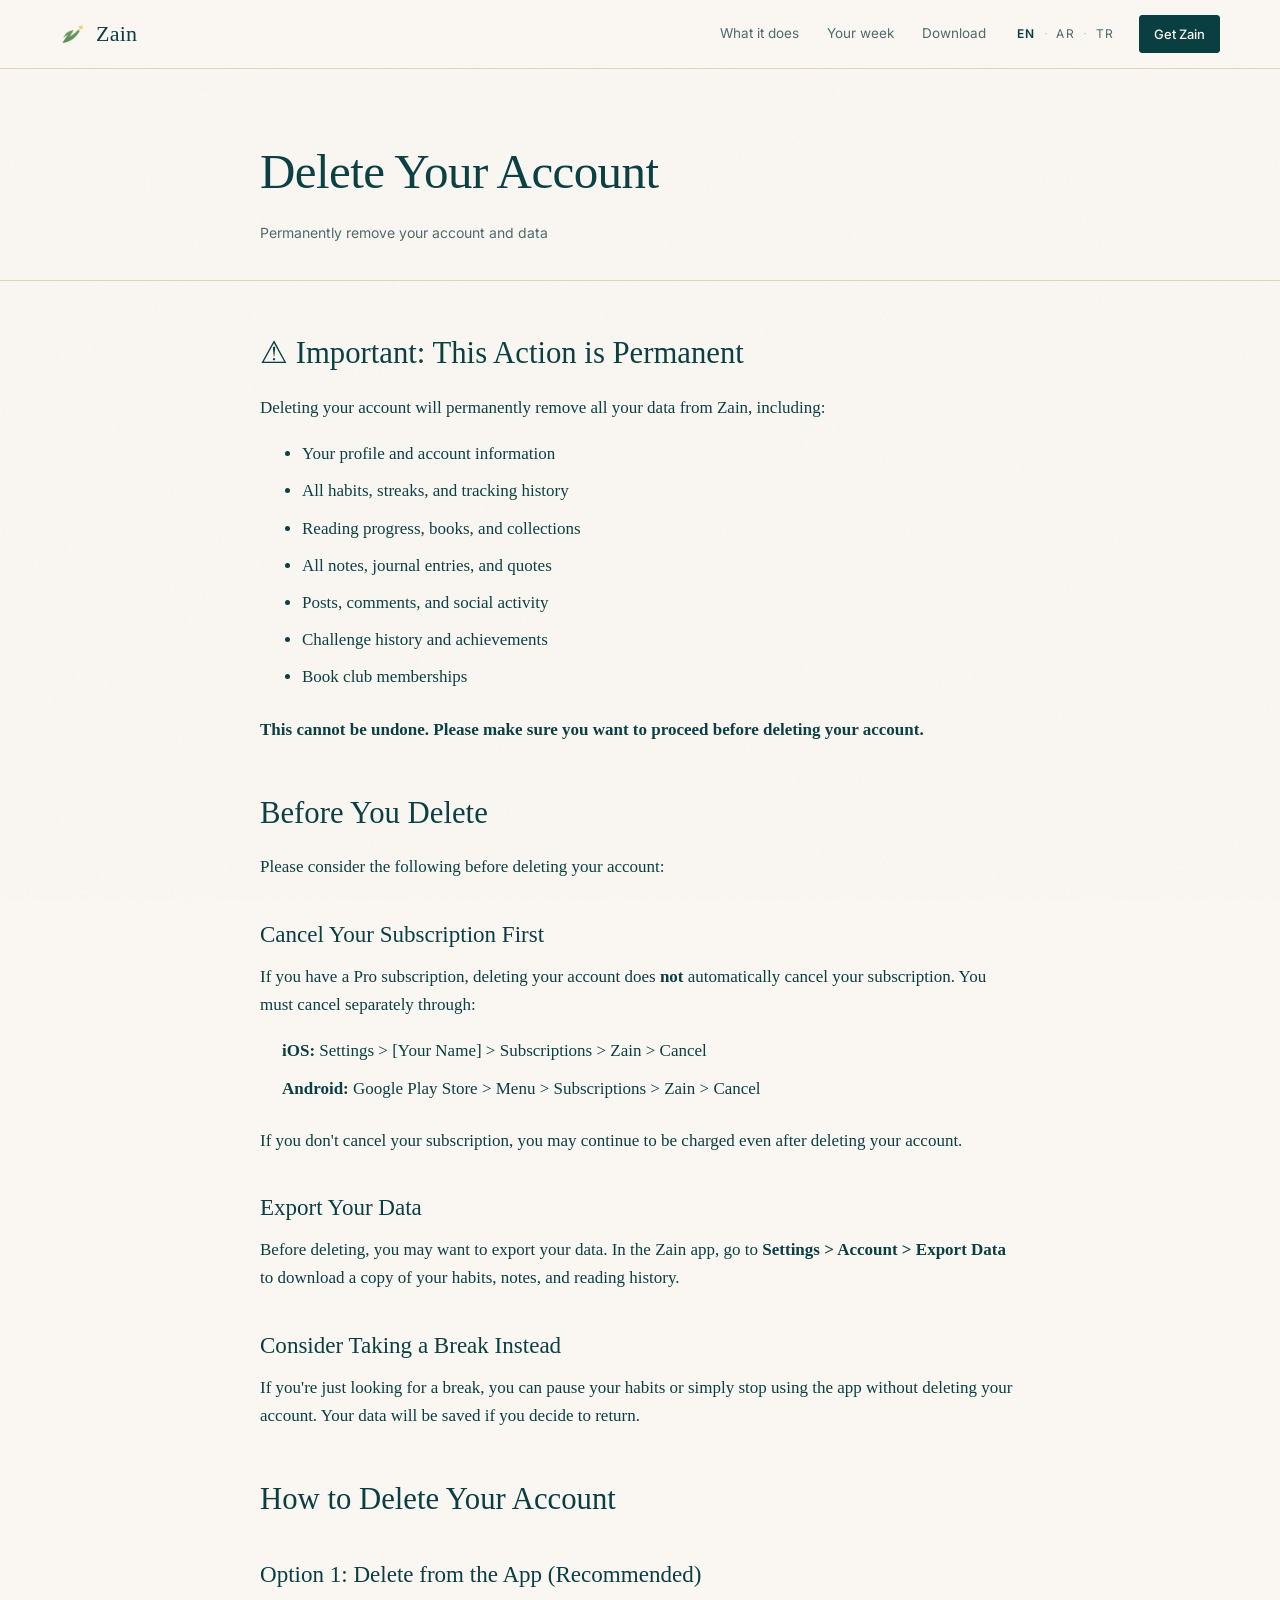
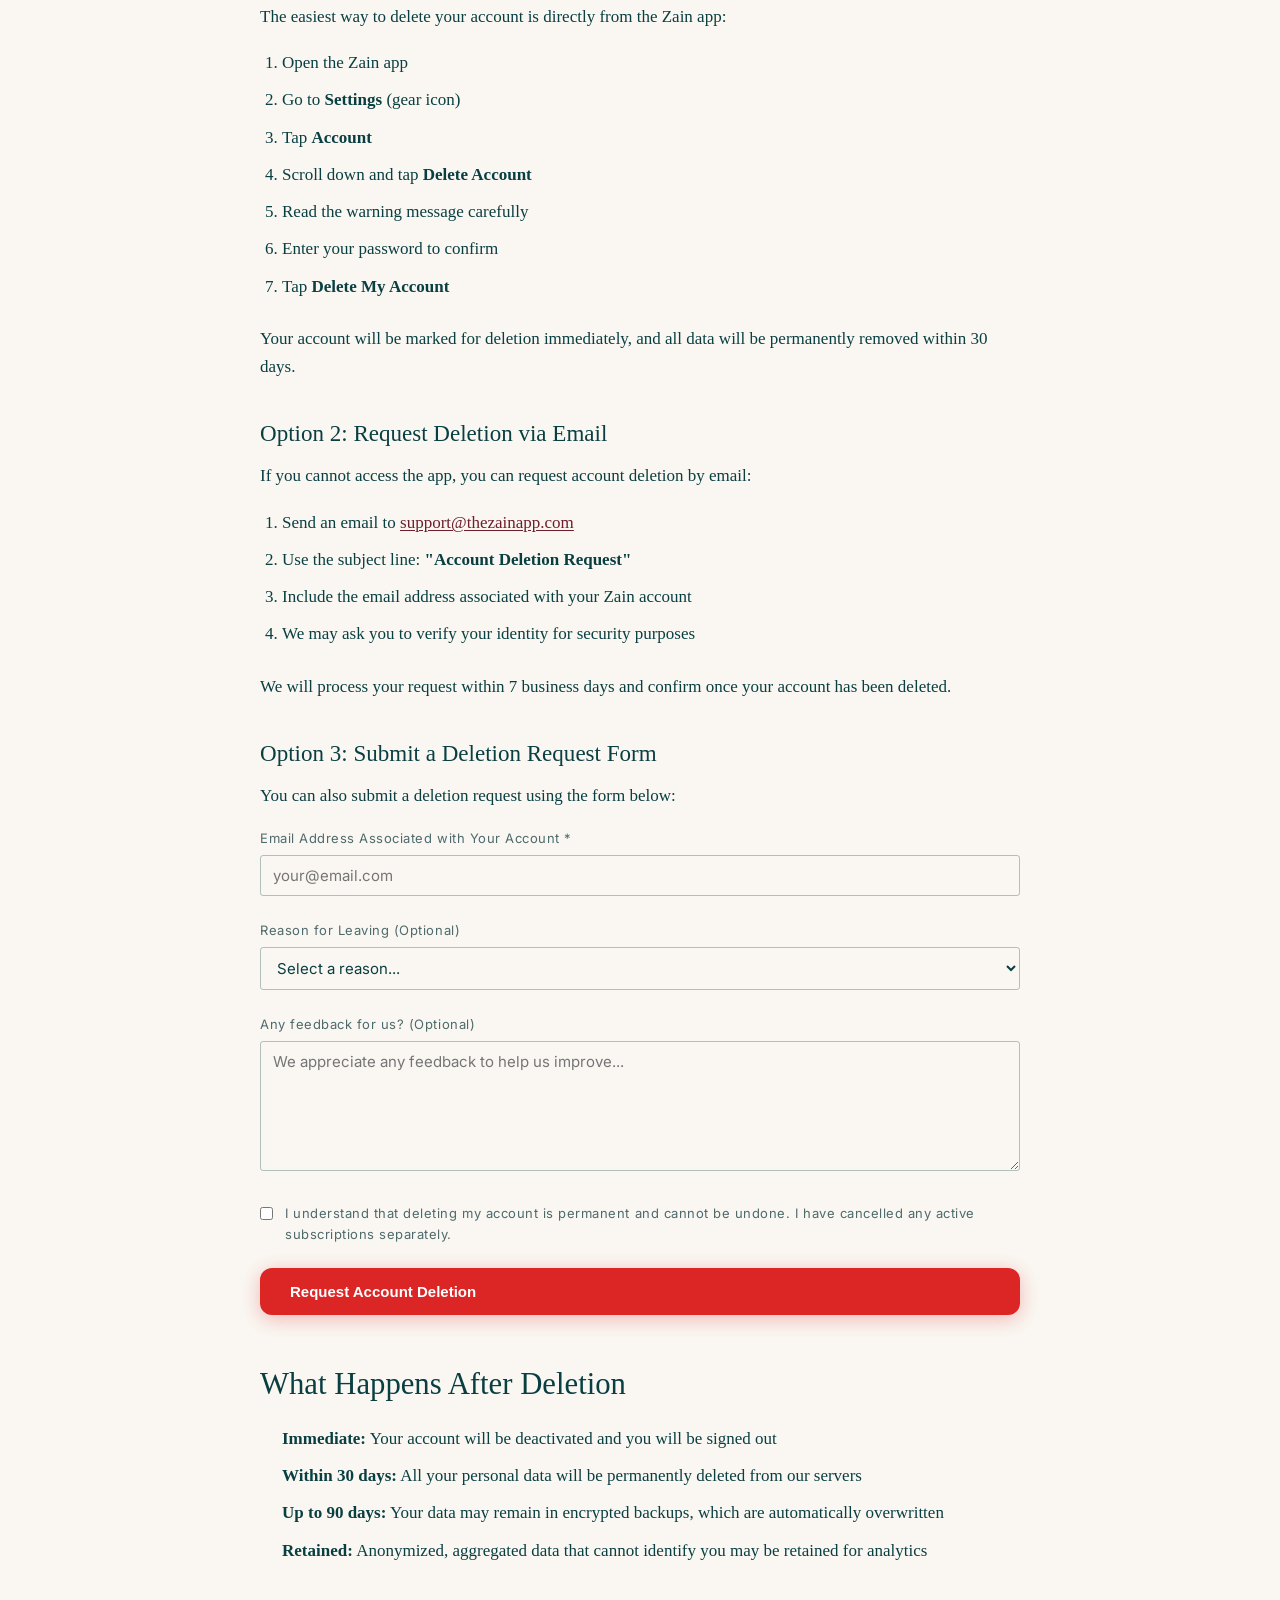
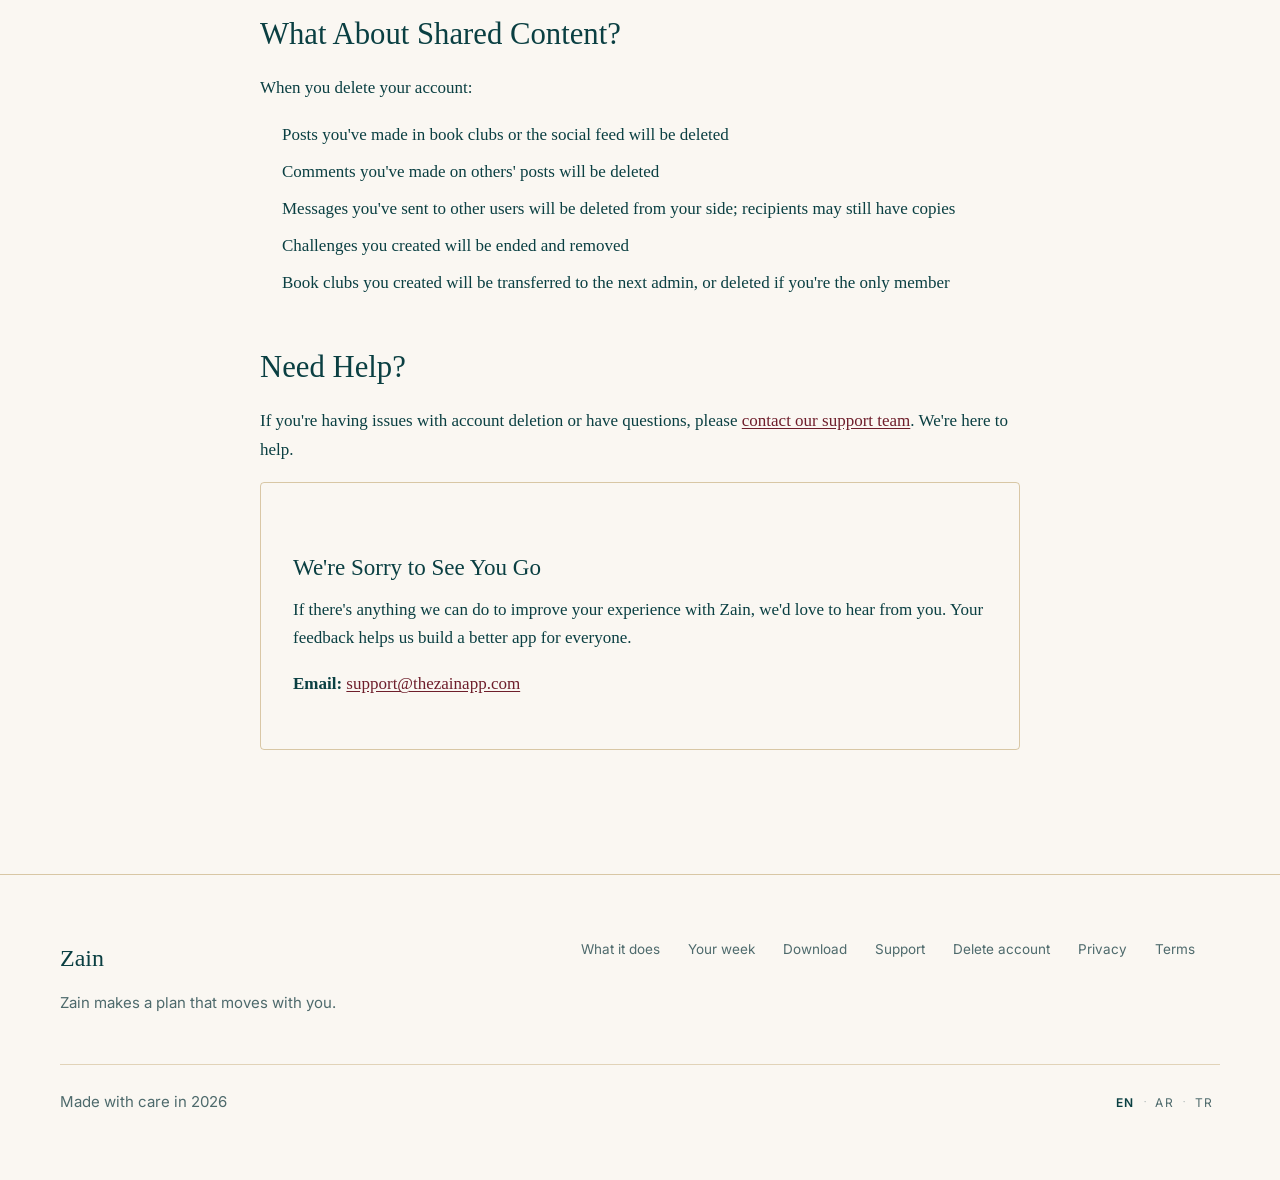
<file: delete-account.html>
<!DOCTYPE html>
<html lang="en">
<head>
    <meta charset="UTF-8">
    <meta name="viewport" content="width=device-width, initial-scale=1.0">
    <meta name="description" content="Delete your Zain App account - Instructions for permanently deleting your account and all associated data." data-i18n-content="del.subtitle">
    <meta name="apple-itunes-app" content="app-id=6757399804">
    <title data-i18n-title="doc.title.delete">Delete Your Account - Zain App</title>
    <link rel="icon" type="image/png" href="assets/images/logo.png">
    <link rel="preconnect" href="https://fonts.googleapis.com">
    <link rel="preconnect" href="https://fonts.gstatic.com" crossorigin>
    <link href="https://fonts.googleapis.com/css2?family=Inter:wght@300;400;500;600;700;800&family=Amiri:ital,wght@0,400;0,700;1,400&family=Tajawal:wght@300;400;500;700&display=swap" rel="stylesheet">
    <link rel="stylesheet" href="styles.css">
    <link rel="stylesheet" href="site.css">
</head>
<body>
    <!-- masthead -->
    <header class="masthead">
      <div class="wrap masthead__inner">
        <a class="masthead__brand" href="/" aria-label="Zain" data-i18n-attr="aria-label:nav.brand_aria">
          <img class="masthead__mark" src="assets/brand/logo.png" alt="" />
          <span class="masthead__wordmark">Zain</span>
        </a>
        <nav class="masthead__nav" aria-label="Sections" data-i18n-attr="aria-label:nav.sections_aria">
          <a href="/#week" data-i18n="nav.what">What it does</a>
          <a href="/#badweek" data-i18n="nav.week">Your week</a>
          <a href="/#download" data-i18n="nav.download">Download</a>
        </nav>
        <div class="masthead__actions">
          <div class="langs" role="group" aria-label="Language" data-i18n-attr="aria-label:nav.lang_aria">
            <button type="button" data-lang="en" lang="en">EN</button><span aria-hidden="true">&middot;</span>
            <button type="button" data-lang="ar" lang="ar">AR</button><span aria-hidden="true">&middot;</span>
            <button type="button" data-lang="tr" lang="tr">TR</button>
          </div>
          <a class="zbtn zbtn--sm" href="/#download" data-i18n="nav.get">Get Zain</a>
        </div>
      </div>
    </header>


    <main class="legal-page">
        <header class="legal-header">
            <div class="section-container">
                <h1 class="legal-title" data-i18n="del.title">Delete Your Account</h1>
                <p class="legal-updated" data-i18n="del.subtitle">Permanently remove your account and data</p>
            </div>
        </header>

        <div class="legal-content">
            <div class="warning-box">
                <h2 style="margin-top: 0;">&#9888; Important: This Action is Permanent</h2>
                <p>Deleting your account will permanently remove all your data from Zain, including:</p>
                <ul style="list-style: disc; margin-left: 20px; color: #7F1D1D;">
                    <li>Your profile and account information</li>
                    <li>All habits, streaks, and tracking history</li>
                    <li>Reading progress, books, and collections</li>
                    <li>All notes, journal entries, and quotes</li>
                    <li>Posts, comments, and social activity</li>
                    <li>Challenge history and achievements</li>
                    <li>Book club memberships</li>
                </ul>
                <p style="margin-top: 16px; font-weight: 600;">This cannot be undone. Please make sure you want to proceed before deleting your account.</p>
            </div>

            <h2>Before You Delete</h2>
            <p>Please consider the following before deleting your account:</p>

            <h3>Cancel Your Subscription First</h3>
            <p>If you have a Pro subscription, deleting your account does <strong>not</strong> automatically cancel your subscription. You must cancel separately through:</p>
            <ul>
                <li><strong>iOS:</strong> Settings > [Your Name] > Subscriptions > Zain > Cancel</li>
                <li><strong>Android:</strong> Google Play Store > Menu > Subscriptions > Zain > Cancel</li>
            </ul>
            <p>If you don't cancel your subscription, you may continue to be charged even after deleting your account.</p>

            <h3>Export Your Data</h3>
            <p>Before deleting, you may want to export your data. In the Zain app, go to <strong>Settings > Account > Export Data</strong> to download a copy of your habits, notes, and reading history.</p>

            <h3>Consider Taking a Break Instead</h3>
            <p>If you're just looking for a break, you can pause your habits or simply stop using the app without deleting your account. Your data will be saved if you decide to return.</p>

            <h2>How to Delete Your Account</h2>

            <h3>Option 1: Delete from the App (Recommended)</h3>
            <p>The easiest way to delete your account is directly from the Zain app:</p>
            <ol>
                <li>Open the Zain app</li>
                <li>Go to <strong>Settings</strong> (gear icon)</li>
                <li>Tap <strong>Account</strong></li>
                <li>Scroll down and tap <strong>Delete Account</strong></li>
                <li>Read the warning message carefully</li>
                <li>Enter your password to confirm</li>
                <li>Tap <strong>Delete My Account</strong></li>
            </ol>
            <p>Your account will be marked for deletion immediately, and all data will be permanently removed within 30 days.</p>

            <h3>Option 2: Request Deletion via Email</h3>
            <p>If you cannot access the app, you can request account deletion by email:</p>
            <ol>
                <li>Send an email to <a href="mailto:support@thezainapp.com">support@thezainapp.com</a></li>
                <li>Use the subject line: <strong>"Account Deletion Request"</strong></li>
                <li>Include the email address associated with your Zain account</li>
                <li>We may ask you to verify your identity for security purposes</li>
            </ol>
            <p>We will process your request within 7 business days and confirm once your account has been deleted.</p>

            <h3>Option 3: Submit a Deletion Request Form</h3>
            <p>You can also submit a deletion request using the form below:</p>

            <div class="support-form">
                <form action="https://formspree.io/f/YOUR_FORM_ID" method="POST" id="delete-form">
                    <input type="hidden" name="_subject" value="Account Deletion Request">

                    <div class="form-group">
                        <label for="delete-email">Email Address Associated with Your Account *</label>
                        <input type="email" id="delete-email" name="email" required placeholder="your@email.com">
                    </div>

                    <div class="form-group">
                        <label for="delete-reason">Reason for Leaving (Optional)</label>
                        <select id="delete-reason" name="reason">
                            <option value="">Select a reason...</option>
                            <option value="no-longer-need">I no longer need the app</option>
                            <option value="using-alternative">I'm using a different app</option>
                            <option value="too-expensive">The subscription is too expensive</option>
                            <option value="missing-features">Missing features I need</option>
                            <option value="too-complicated">The app is too complicated</option>
                            <option value="privacy-concerns">Privacy concerns</option>
                            <option value="other">Other reason</option>
                        </select>
                    </div>

                    <div class="form-group">
                        <label for="delete-feedback">Any feedback for us? (Optional)</label>
                        <textarea id="delete-feedback" name="feedback" placeholder="We appreciate any feedback to help us improve..."></textarea>
                    </div>

                    <div class="form-group">
                        <label style="display: flex; align-items: flex-start; gap: 12px; cursor: pointer;">
                            <input type="checkbox" name="confirm" required style="width: auto; margin-top: 4px;">
                            <span>I understand that deleting my account is permanent and cannot be undone. I have cancelled any active subscriptions separately.</span>
                        </label>
                    </div>

                    <button type="submit" class="btn btn-primary" style="width: 100%; background: #DC2626; box-shadow: 0 4px 20px rgba(220, 38, 38, 0.3);">Request Account Deletion</button>
                </form>
            </div>

            <h2>What Happens After Deletion</h2>
            <ul>
                <li><strong>Immediate:</strong> Your account will be deactivated and you will be signed out</li>
                <li><strong>Within 30 days:</strong> All your personal data will be permanently deleted from our servers</li>
                <li><strong>Up to 90 days:</strong> Your data may remain in encrypted backups, which are automatically overwritten</li>
                <li><strong>Retained:</strong> Anonymized, aggregated data that cannot identify you may be retained for analytics</li>
            </ul>

            <h2>What About Shared Content?</h2>
            <p>When you delete your account:</p>
            <ul>
                <li>Posts you've made in book clubs or the social feed will be deleted</li>
                <li>Comments you've made on others' posts will be deleted</li>
                <li>Messages you've sent to other users will be deleted from your side; recipients may still have copies</li>
                <li>Challenges you created will be ended and removed</li>
                <li>Book clubs you created will be transferred to the next admin, or deleted if you're the only member</li>
            </ul>

            <h2>Need Help?</h2>
            <p>If you're having issues with account deletion or have questions, please <a href="support.html#contact">contact our support team</a>. We're here to help.</p>

            <div class="contact-box">
                <h3>We're Sorry to See You Go</h3>
                <p>If there's anything we can do to improve your experience with Zain, we'd love to hear from you. Your feedback helps us build a better app for everyone.</p>
                <p><strong>Email:</strong> <a href="mailto:support@thezainapp.com">support@thezainapp.com</a></p>
            </div>
        </div>
    </main>

    <!-- Footer -->
    <!-- footer -->
    <footer class="site-footer">
      <div class="wrap">
        <div class="footer__inner">
          <div>
            <p class="footer__wordmark">Zain</p>
            <p class="cap footer__line" data-i18n="ft.line">Zain makes a plan that moves with you.</p>
          </div>
          <nav class="footer__nav" aria-label="Footer" data-i18n-attr="aria-label:ft.nav_aria">
            <a href="/#week" data-i18n="nav.what">What it does</a>
            <a href="/#badweek" data-i18n="nav.week">Your week</a>
            <a href="/#download" data-i18n="nav.download">Download</a>
            <a href="support.html" data-i18n="ft.support">Support</a>
            <a href="delete-account.html" data-i18n="ft.delete">Delete account</a>
            <a href="privacy.html" data-i18n="ft.privacy">Privacy</a>
            <a href="terms.html" data-i18n="ft.terms">Terms</a>
          </nav>
        </div>
        <div class="footer__base">
          <p class="cap" data-i18n="ft.made">Made with care in 2026</p>
          <div class="langs" role="group" aria-label="Language" data-i18n-attr="aria-label:nav.lang_aria">
            <button type="button" data-lang="en" lang="en">EN</button><span aria-hidden="true">&middot;</span>
            <button type="button" data-lang="ar" lang="ar">AR</button><span aria-hidden="true">&middot;</span>
            <button type="button" data-lang="tr" lang="tr">TR</button>
          </div>
        </div>
      </div>
    </footer>

    <script src="i18n.js"></script>
    <script src="script.js"></script>
</body>
</html>
</file>
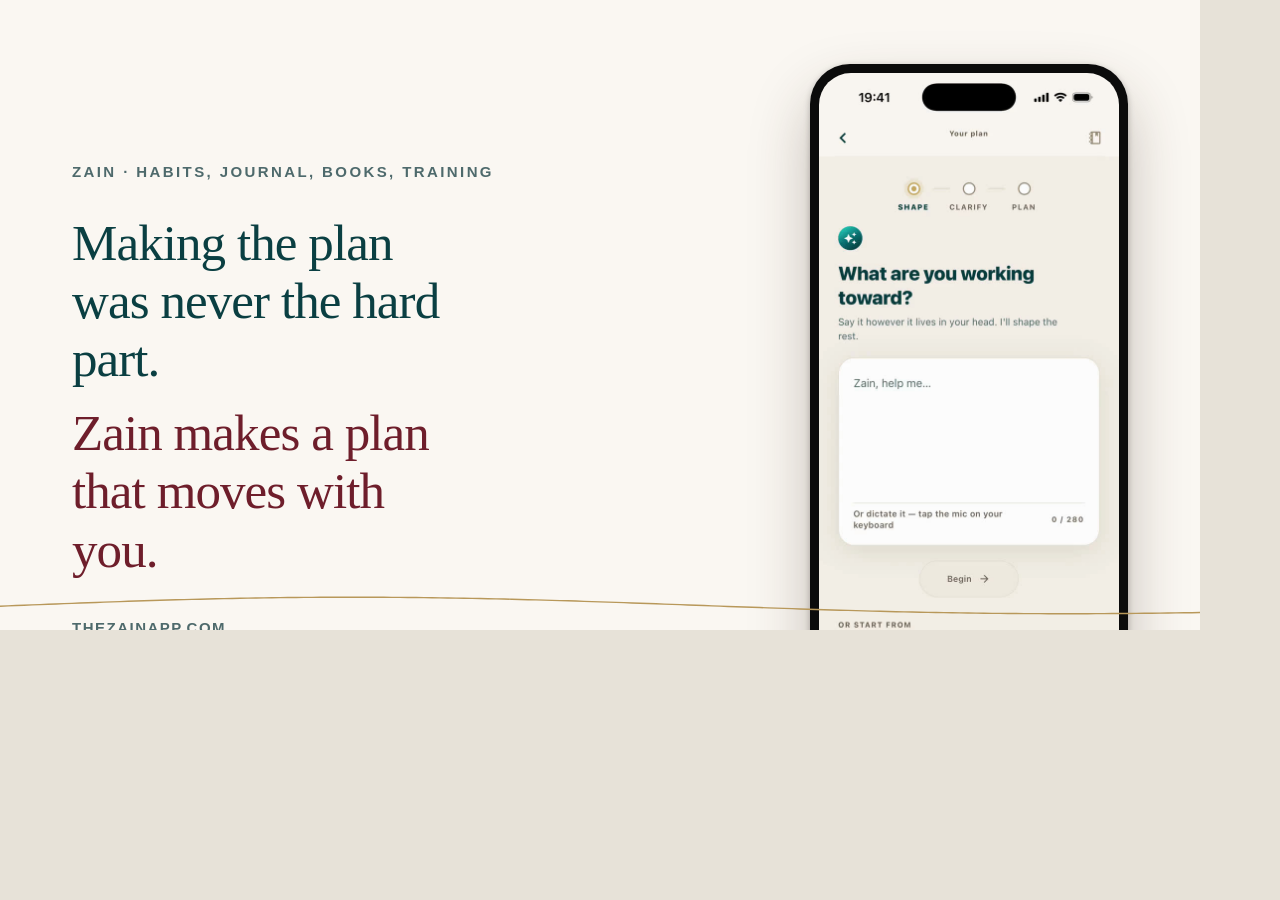
<file: og-image.html>
<!doctype html>
<html lang="en">
<head>
<meta charset="utf-8" />
<title>Zain — share image (1200 × 630)</title>
<!--
  The source for assets/brand/share.png. Open it at exactly 1200 × 630 and
  screenshot the .card, or re-export with:

    "/Applications/Google Chrome.app/Contents/MacOS/Google Chrome" \
      --headless --disable-gpu --hide-scrollbars --window-size=1200,630 \
      --screenshot=assets/brand/share.png \
      http://localhost:4321/og-image.html

  Keep it the hero: the two lines, one phone, paper.
-->
<style>
  * { margin: 0; padding: 0; box-sizing: border-box; }
  body { background: #E7E2D8; font-family: Georgia, "Times New Roman", serif; color: #0A3F42; }
  .card {
    width: 1200px; height: 630px; background: #FAF7F2;
    position: relative; overflow: hidden;
    display: grid; grid-template-columns: 1fr 340px;
    gap: 56px; align-items: center;
    padding: 64px 72px;
  }
  .eyebrow {
    font-family: Inter, "Helvetica Neue", Helvetica, Arial, sans-serif;
    font-size: 15px; letter-spacing: .16em; text-transform: uppercase;
    font-weight: 600; color: #4E6A6C; margin-bottom: 34px;
  }
  h1 { font-size: 51px; line-height: 1.14; letter-spacing: -.018em; font-weight: 400; max-width: 15ch; }
  h2 { font-size: 51px; line-height: 1.14; letter-spacing: -.018em; font-weight: 400; color: #6E1E2B; margin-top: 16px; max-width: 16ch; }
  .foot {
    margin-top: 40px;
    font-family: Inter, "Helvetica Neue", Helvetica, Arial, sans-serif;
    font-size: 15px; letter-spacing: .1em; text-transform: uppercase;
    font-weight: 600; color: #4E6A6C;
  }
  .phone {
    background: #0b0b0b; border-radius: 40px; padding: 9px;
    box-shadow: 0 30px 60px rgba(62, 42, 30, .28), 0 2px 6px rgba(0, 0, 0, .25);
    width: 318px; margin-left: auto;
  }
  .phone img { display: block; width: 100%; border-radius: 32px; }
  .terrain { position: absolute; left: 0; bottom: 0; width: 1200px; height: 40px; }
</style>
</head>
<body>
<div class="card">
  <div>
    <p class="eyebrow">Zain &middot; habits, journal, books, training</p>
    <h1>Making the plan was never the hard part.</h1>
    <h2>Zain makes a plan that moves with you.</h2>
    <p class="foot">thezainapp.com</p>
  </div>
  <div class="phone"><img src="assets/clips/type-marathon.jpg" alt="" /></div>
  <svg class="terrain" viewBox="0 0 1200 40" preserveAspectRatio="none" aria-hidden="true">
    <polyline id="line" fill="none" stroke="#B8985A" stroke-width="1.4" />
  </svg>
</div>
<script>
  const W = 1200, AMP = 13;
  const y = (t) => 20 - AMP * (0.55 * Math.sin(t * 5.6) + 0.45 * Math.sin(t * 2.1 + 0.7));
  const pts = [];
  for (let i = 0; i <= W; i += 8) pts.push(`${i},${y(i / W).toFixed(2)}`);
  document.getElementById('line').setAttribute('points', pts.join(' '));
</script>
</body>
</html>
</file>
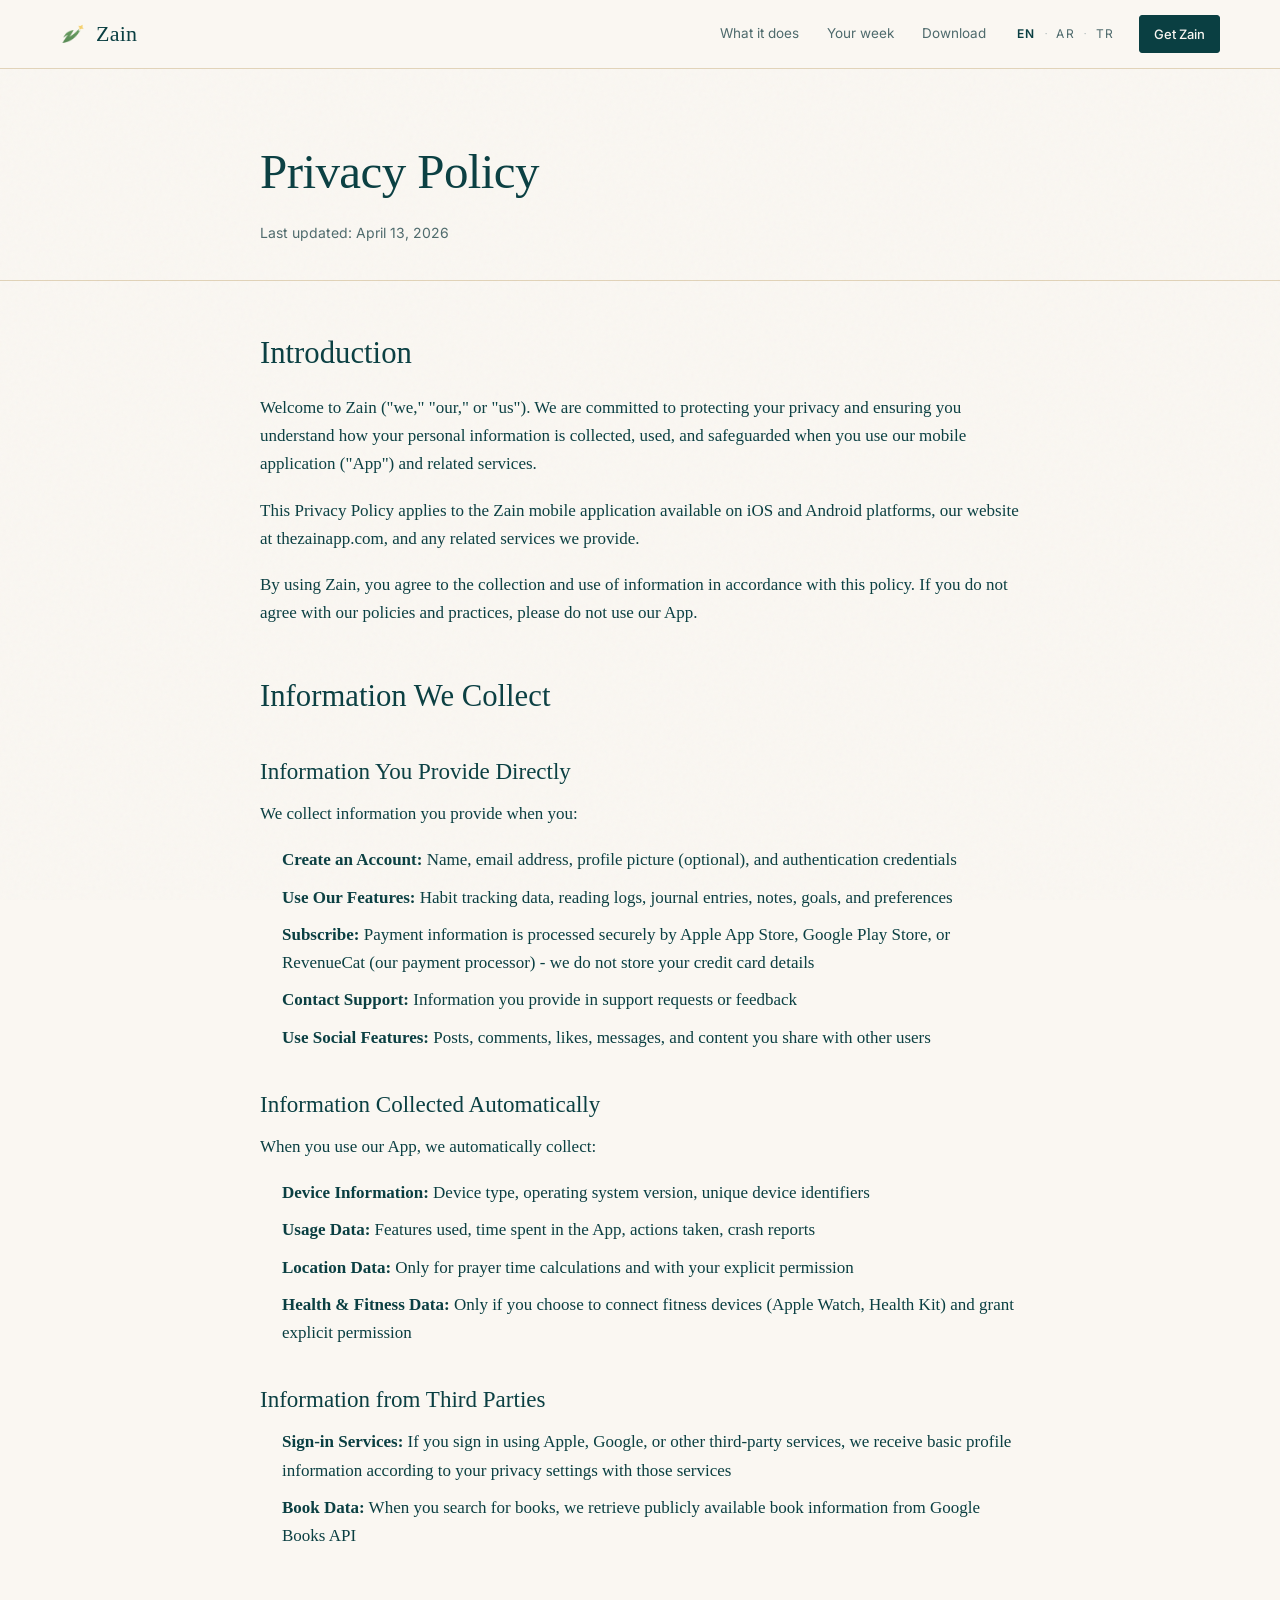
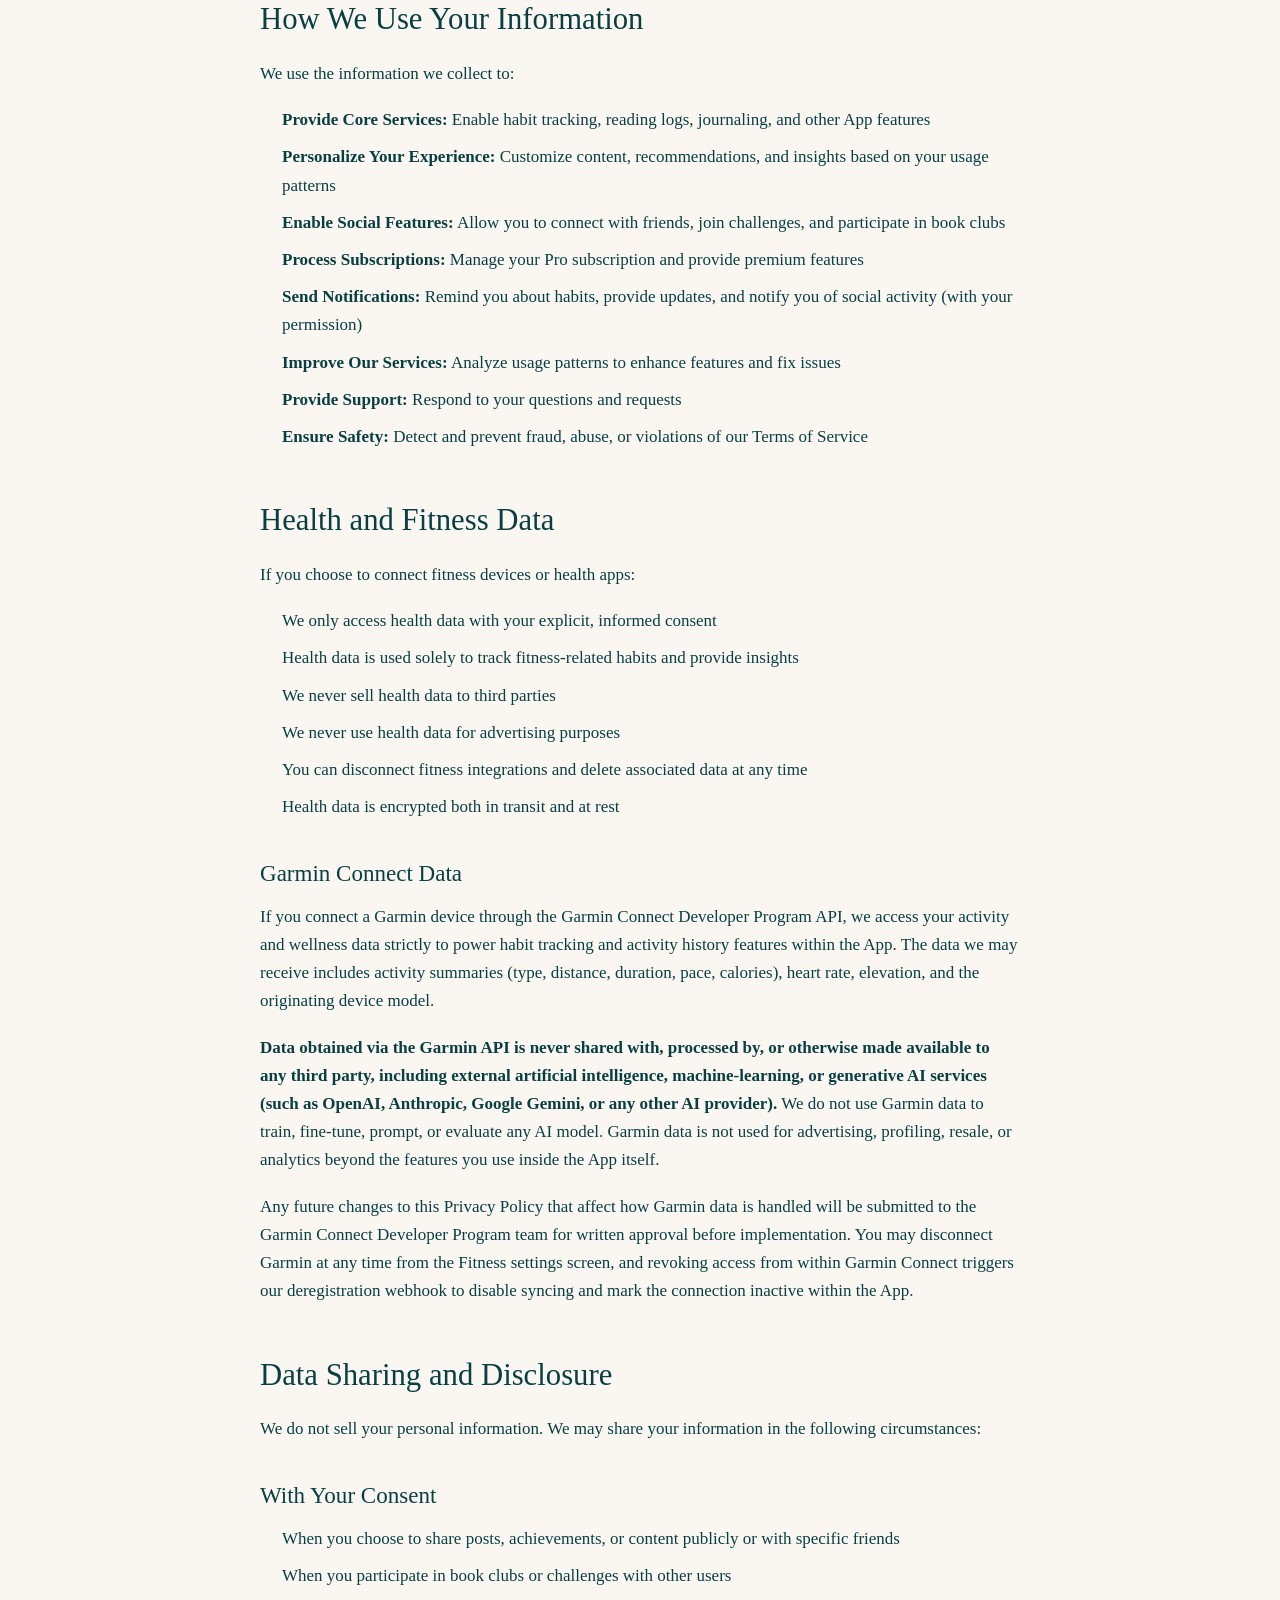
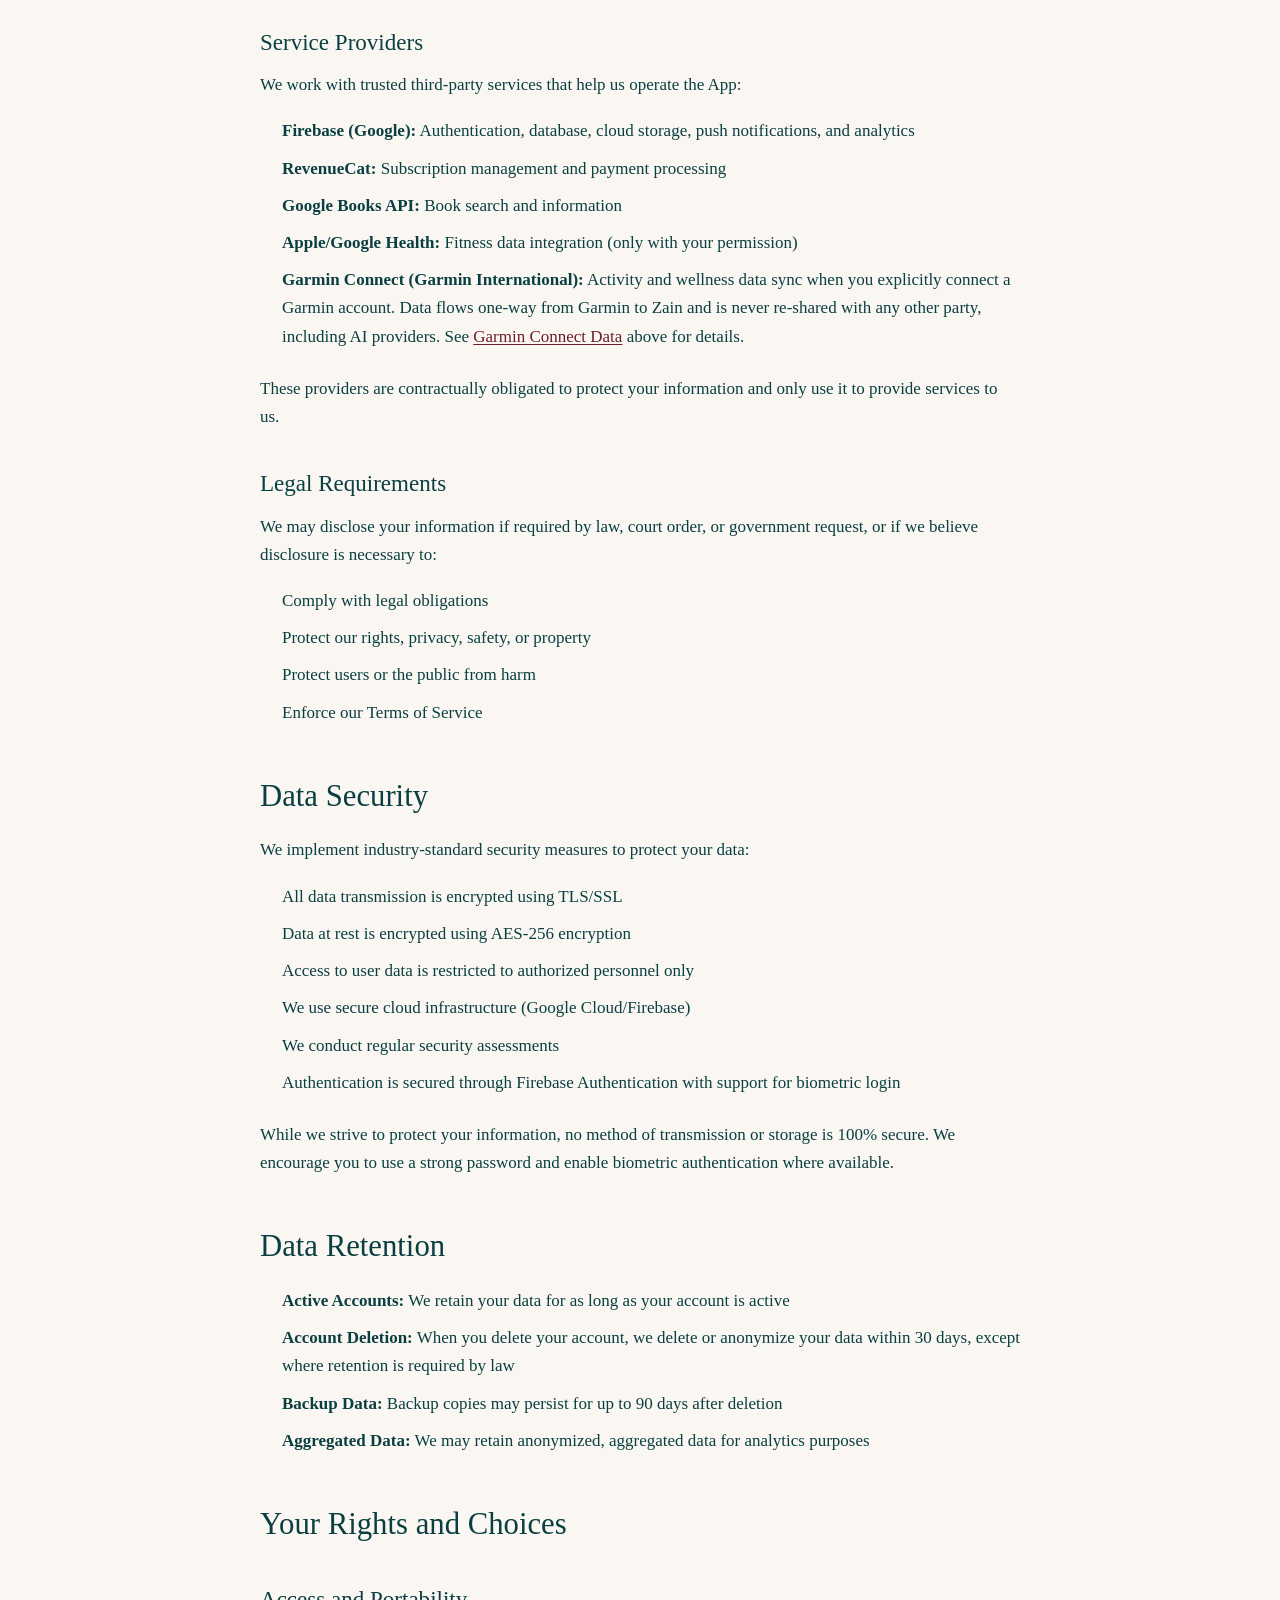
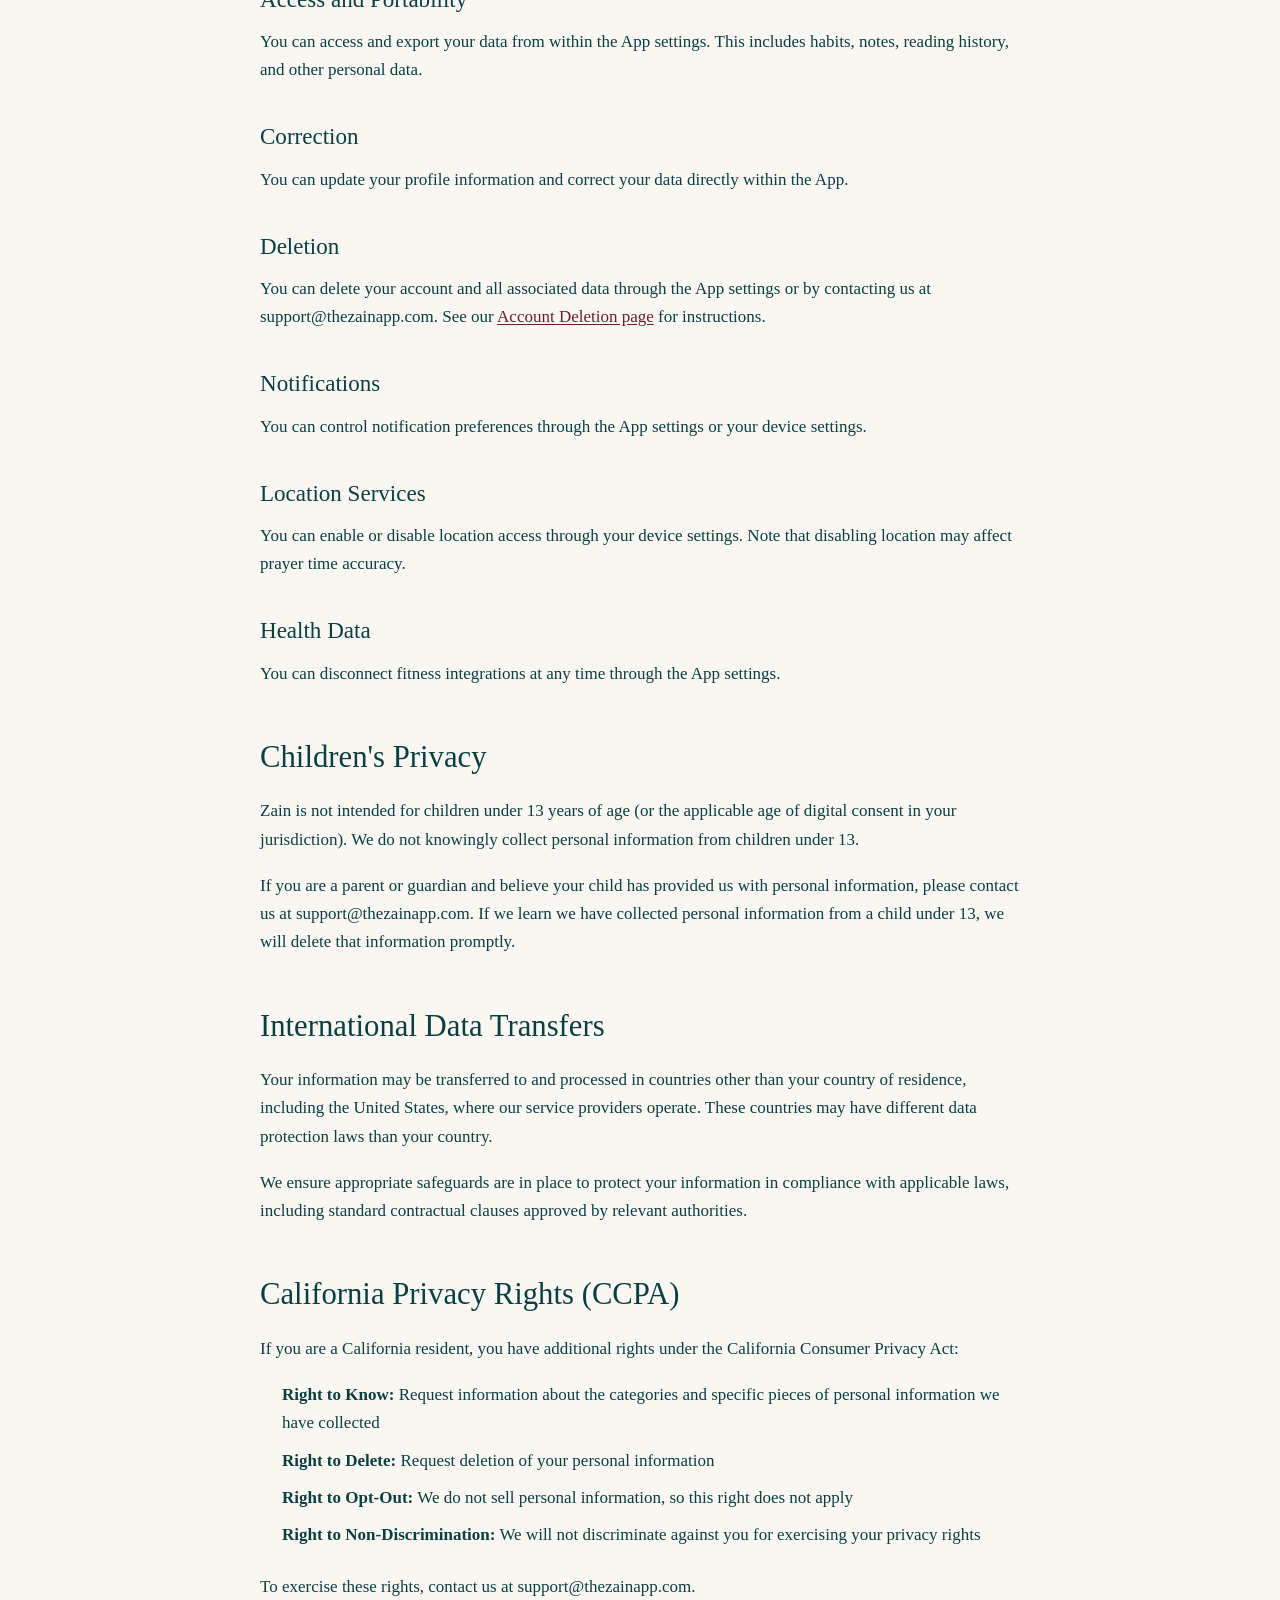
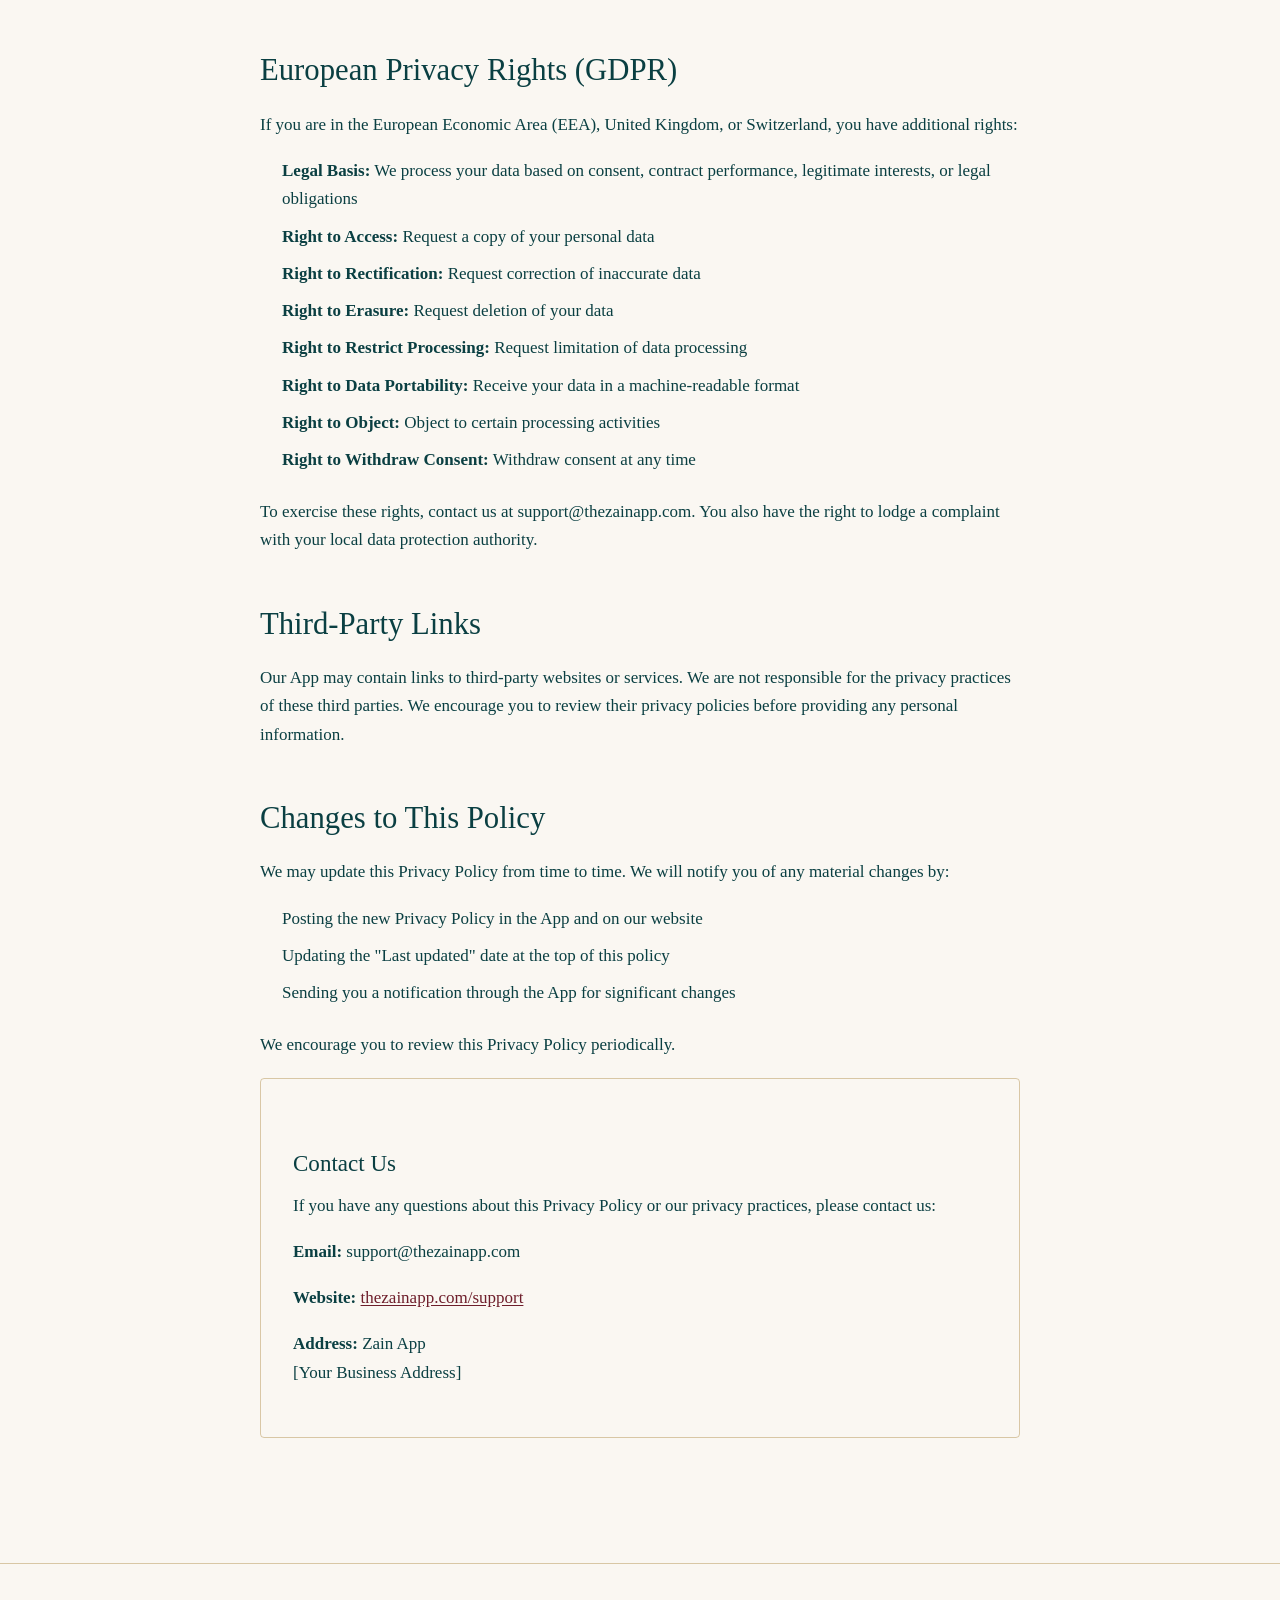
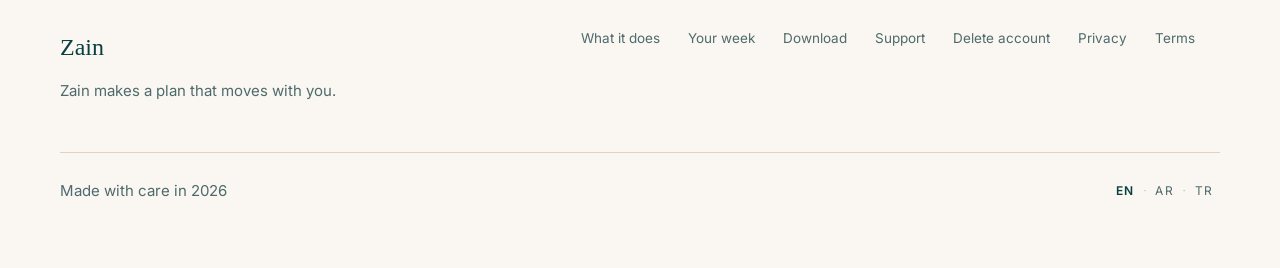
<file: privacy.html>
<!DOCTYPE html>
<html lang="en">
<head>
    <meta charset="UTF-8">
    <meta name="viewport" content="width=device-width, initial-scale=1.0">
    <meta name="description" content="Privacy Policy for the Zain App - Learn how we collect, use, and protect your personal information." data-i18n-content="priv.subtitle">
    <meta name="apple-itunes-app" content="app-id=6757399804">
    <title data-i18n-title="doc.title.privacy">Privacy Policy - Zain App</title>
    <link rel="icon" type="image/png" href="assets/images/logo.png">
    <link rel="preconnect" href="https://fonts.googleapis.com">
    <link rel="preconnect" href="https://fonts.gstatic.com" crossorigin>
    <link href="https://fonts.googleapis.com/css2?family=Inter:wght@300;400;500;600;700;800&family=Amiri:ital,wght@0,400;0,700;1,400&family=Tajawal:wght@300;400;500;700&display=swap" rel="stylesheet">
    <link rel="stylesheet" href="styles.css">
    <link rel="stylesheet" href="site.css">
</head>
<body>
    <!-- masthead -->
    <header class="masthead">
      <div class="wrap masthead__inner">
        <a class="masthead__brand" href="/" aria-label="Zain" data-i18n-attr="aria-label:nav.brand_aria">
          <img class="masthead__mark" src="assets/brand/logo.png" alt="" />
          <span class="masthead__wordmark">Zain</span>
        </a>
        <nav class="masthead__nav" aria-label="Sections" data-i18n-attr="aria-label:nav.sections_aria">
          <a href="/#week" data-i18n="nav.what">What it does</a>
          <a href="/#badweek" data-i18n="nav.week">Your week</a>
          <a href="/#download" data-i18n="nav.download">Download</a>
        </nav>
        <div class="masthead__actions">
          <div class="langs" role="group" aria-label="Language" data-i18n-attr="aria-label:nav.lang_aria">
            <button type="button" data-lang="en" lang="en">EN</button><span aria-hidden="true">&middot;</span>
            <button type="button" data-lang="ar" lang="ar">AR</button><span aria-hidden="true">&middot;</span>
            <button type="button" data-lang="tr" lang="tr">TR</button>
          </div>
          <a class="zbtn zbtn--sm" href="/#download" data-i18n="nav.get">Get Zain</a>
        </div>
      </div>
    </header>


    <main class="legal-page">
        <header class="legal-header">
            <div class="section-container">
                <h1 class="legal-title" data-i18n="priv.title">Privacy Policy</h1>
                <p class="legal-updated" data-i18n="priv.subtitle">Last updated: April 13, 2026</p>
                <p class="legal-ar-notice" data-i18n="legal.ar_notice" hidden>This Arabic version is provided as a language convenience. The English text is the official legal reference.</p>
            </div>
        </header>

        <div class="legal-content">
            <h2>Introduction</h2>
            <p>Welcome to Zain ("we," "our," or "us"). We are committed to protecting your privacy and ensuring you understand how your personal information is collected, used, and safeguarded when you use our mobile application ("App") and related services.</p>
            <p>This Privacy Policy applies to the Zain mobile application available on iOS and Android platforms, our website at thezainapp.com, and any related services we provide.</p>
            <p>By using Zain, you agree to the collection and use of information in accordance with this policy. If you do not agree with our policies and practices, please do not use our App.</p>

            <h2>Information We Collect</h2>

            <h3>Information You Provide Directly</h3>
            <p>We collect information you provide when you:</p>
            <ul>
                <li><strong>Create an Account:</strong> Name, email address, profile picture (optional), and authentication credentials</li>
                <li><strong>Use Our Features:</strong> Habit tracking data, reading logs, journal entries, notes, goals, and preferences</li>
                <li><strong>Subscribe:</strong> Payment information is processed securely by Apple App Store, Google Play Store, or RevenueCat (our payment processor) - we do not store your credit card details</li>
                <li><strong>Contact Support:</strong> Information you provide in support requests or feedback</li>
                <li><strong>Use Social Features:</strong> Posts, comments, likes, messages, and content you share with other users</li>
            </ul>

            <h3>Information Collected Automatically</h3>
            <p>When you use our App, we automatically collect:</p>
            <ul>
                <li><strong>Device Information:</strong> Device type, operating system version, unique device identifiers</li>
                <li><strong>Usage Data:</strong> Features used, time spent in the App, actions taken, crash reports</li>
                <li><strong>Location Data:</strong> Only for prayer time calculations and with your explicit permission</li>
                <li><strong>Health & Fitness Data:</strong> Only if you choose to connect fitness devices (Apple Watch, Health Kit) and grant explicit permission</li>
            </ul>

            <h3>Information from Third Parties</h3>
            <ul>
                <li><strong>Sign-in Services:</strong> If you sign in using Apple, Google, or other third-party services, we receive basic profile information according to your privacy settings with those services</li>
                <li><strong>Book Data:</strong> When you search for books, we retrieve publicly available book information from Google Books API</li>
            </ul>

            <h2>How We Use Your Information</h2>
            <p>We use the information we collect to:</p>
            <ul>
                <li><strong>Provide Core Services:</strong> Enable habit tracking, reading logs, journaling, and other App features</li>
                <li><strong>Personalize Your Experience:</strong> Customize content, recommendations, and insights based on your usage patterns</li>
                <li><strong>Enable Social Features:</strong> Allow you to connect with friends, join challenges, and participate in book clubs</li>
                <li><strong>Process Subscriptions:</strong> Manage your Pro subscription and provide premium features</li>
                <li><strong>Send Notifications:</strong> Remind you about habits, provide updates, and notify you of social activity (with your permission)</li>
                <li><strong>Improve Our Services:</strong> Analyze usage patterns to enhance features and fix issues</li>
                <li><strong>Provide Support:</strong> Respond to your questions and requests</li>
                <li><strong>Ensure Safety:</strong> Detect and prevent fraud, abuse, or violations of our Terms of Service</li>
            </ul>

            <h2 id="health-fitness-data">Health and Fitness Data</h2>
            <p>If you choose to connect fitness devices or health apps:</p>
            <ul>
                <li>We only access health data with your explicit, informed consent</li>
                <li>Health data is used solely to track fitness-related habits and provide insights</li>
                <li>We never sell health data to third parties</li>
                <li>We never use health data for advertising purposes</li>
                <li>You can disconnect fitness integrations and delete associated data at any time</li>
                <li>Health data is encrypted both in transit and at rest</li>
            </ul>

            <h3 id="garmin-data">Garmin Connect Data</h3>
            <p>If you connect a Garmin device through the Garmin Connect Developer Program API, we access your activity and wellness data strictly to power habit tracking and activity history features within the App. The data we may receive includes activity summaries (type, distance, duration, pace, calories), heart rate, elevation, and the originating device model.</p>
            <p><strong>Data obtained via the Garmin API is never shared with, processed by, or otherwise made available to any third party, including external artificial intelligence, machine-learning, or generative AI services (such as OpenAI, Anthropic, Google Gemini, or any other AI provider).</strong> We do not use Garmin data to train, fine-tune, prompt, or evaluate any AI model. Garmin data is not used for advertising, profiling, resale, or analytics beyond the features you use inside the App itself.</p>
            <p>Any future changes to this Privacy Policy that affect how Garmin data is handled will be submitted to the Garmin Connect Developer Program team for written approval before implementation. You may disconnect Garmin at any time from the Fitness settings screen, and revoking access from within Garmin Connect triggers our deregistration webhook to disable syncing and mark the connection inactive within the App.</p>

            <h2>Data Sharing and Disclosure</h2>
            <p>We do not sell your personal information. We may share your information in the following circumstances:</p>

            <h3>With Your Consent</h3>
            <ul>
                <li>When you choose to share posts, achievements, or content publicly or with specific friends</li>
                <li>When you participate in book clubs or challenges with other users</li>
            </ul>

            <h3>Service Providers</h3>
            <p>We work with trusted third-party services that help us operate the App:</p>
            <ul>
                <li><strong>Firebase (Google):</strong> Authentication, database, cloud storage, push notifications, and analytics</li>
                <li><strong>RevenueCat:</strong> Subscription management and payment processing</li>
                <li><strong>Google Books API:</strong> Book search and information</li>
                <li><strong>Apple/Google Health:</strong> Fitness data integration (only with your permission)</li>
                <li><strong>Garmin Connect (Garmin International):</strong> Activity and wellness data sync when you explicitly connect a Garmin account. Data flows one-way from Garmin to Zain and is never re-shared with any other party, including AI providers. See <a href="#garmin-data">Garmin Connect Data</a> above for details.</li>
            </ul>
            <p>These providers are contractually obligated to protect your information and only use it to provide services to us.</p>

            <h3>Legal Requirements</h3>
            <p>We may disclose your information if required by law, court order, or government request, or if we believe disclosure is necessary to:</p>
            <ul>
                <li>Comply with legal obligations</li>
                <li>Protect our rights, privacy, safety, or property</li>
                <li>Protect users or the public from harm</li>
                <li>Enforce our Terms of Service</li>
            </ul>

            <h2>Data Security</h2>
            <p>We implement industry-standard security measures to protect your data:</p>
            <ul>
                <li>All data transmission is encrypted using TLS/SSL</li>
                <li>Data at rest is encrypted using AES-256 encryption</li>
                <li>Access to user data is restricted to authorized personnel only</li>
                <li>We use secure cloud infrastructure (Google Cloud/Firebase)</li>
                <li>We conduct regular security assessments</li>
                <li>Authentication is secured through Firebase Authentication with support for biometric login</li>
            </ul>
            <p>While we strive to protect your information, no method of transmission or storage is 100% secure. We encourage you to use a strong password and enable biometric authentication where available.</p>

            <h2>Data Retention</h2>
            <ul>
                <li><strong>Active Accounts:</strong> We retain your data for as long as your account is active</li>
                <li><strong>Account Deletion:</strong> When you delete your account, we delete or anonymize your data within 30 days, except where retention is required by law</li>
                <li><strong>Backup Data:</strong> Backup copies may persist for up to 90 days after deletion</li>
                <li><strong>Aggregated Data:</strong> We may retain anonymized, aggregated data for analytics purposes</li>
            </ul>

            <h2>Your Rights and Choices</h2>

            <h3>Access and Portability</h3>
            <p>You can access and export your data from within the App settings. This includes habits, notes, reading history, and other personal data.</p>

            <h3>Correction</h3>
            <p>You can update your profile information and correct your data directly within the App.</p>

            <h3>Deletion</h3>
            <p>You can delete your account and all associated data through the App settings or by contacting us at support@thezainapp.com. See our <a href="delete-account.html">Account Deletion page</a> for instructions.</p>

            <h3>Notifications</h3>
            <p>You can control notification preferences through the App settings or your device settings.</p>

            <h3>Location Services</h3>
            <p>You can enable or disable location access through your device settings. Note that disabling location may affect prayer time accuracy.</p>

            <h3>Health Data</h3>
            <p>You can disconnect fitness integrations at any time through the App settings.</p>

            <h2>Children's Privacy</h2>
            <p>Zain is not intended for children under 13 years of age (or the applicable age of digital consent in your jurisdiction). We do not knowingly collect personal information from children under 13.</p>
            <p>If you are a parent or guardian and believe your child has provided us with personal information, please contact us at support@thezainapp.com. If we learn we have collected personal information from a child under 13, we will delete that information promptly.</p>

            <h2>International Data Transfers</h2>
            <p>Your information may be transferred to and processed in countries other than your country of residence, including the United States, where our service providers operate. These countries may have different data protection laws than your country.</p>
            <p>We ensure appropriate safeguards are in place to protect your information in compliance with applicable laws, including standard contractual clauses approved by relevant authorities.</p>

            <h2>California Privacy Rights (CCPA)</h2>
            <p>If you are a California resident, you have additional rights under the California Consumer Privacy Act:</p>
            <ul>
                <li><strong>Right to Know:</strong> Request information about the categories and specific pieces of personal information we have collected</li>
                <li><strong>Right to Delete:</strong> Request deletion of your personal information</li>
                <li><strong>Right to Opt-Out:</strong> We do not sell personal information, so this right does not apply</li>
                <li><strong>Right to Non-Discrimination:</strong> We will not discriminate against you for exercising your privacy rights</li>
            </ul>
            <p>To exercise these rights, contact us at support@thezainapp.com.</p>

            <h2>European Privacy Rights (GDPR)</h2>
            <p>If you are in the European Economic Area (EEA), United Kingdom, or Switzerland, you have additional rights:</p>
            <ul>
                <li><strong>Legal Basis:</strong> We process your data based on consent, contract performance, legitimate interests, or legal obligations</li>
                <li><strong>Right to Access:</strong> Request a copy of your personal data</li>
                <li><strong>Right to Rectification:</strong> Request correction of inaccurate data</li>
                <li><strong>Right to Erasure:</strong> Request deletion of your data</li>
                <li><strong>Right to Restrict Processing:</strong> Request limitation of data processing</li>
                <li><strong>Right to Data Portability:</strong> Receive your data in a machine-readable format</li>
                <li><strong>Right to Object:</strong> Object to certain processing activities</li>
                <li><strong>Right to Withdraw Consent:</strong> Withdraw consent at any time</li>
            </ul>
            <p>To exercise these rights, contact us at support@thezainapp.com. You also have the right to lodge a complaint with your local data protection authority.</p>

            <h2>Third-Party Links</h2>
            <p>Our App may contain links to third-party websites or services. We are not responsible for the privacy practices of these third parties. We encourage you to review their privacy policies before providing any personal information.</p>

            <h2>Changes to This Policy</h2>
            <p>We may update this Privacy Policy from time to time. We will notify you of any material changes by:</p>
            <ul>
                <li>Posting the new Privacy Policy in the App and on our website</li>
                <li>Updating the "Last updated" date at the top of this policy</li>
                <li>Sending you a notification through the App for significant changes</li>
            </ul>
            <p>We encourage you to review this Privacy Policy periodically.</p>

            <div class="contact-box">
                <h3>Contact Us</h3>
                <p>If you have any questions about this Privacy Policy or our privacy practices, please contact us:</p>
                <p><strong>Email:</strong> support@thezainapp.com</p>
                <p><strong>Website:</strong> <a href="https://thezainapp.com/support.html">thezainapp.com/support</a></p>
                <p><strong>Address:</strong> Zain App<br>
                [Your Business Address]</p>
            </div>
        </div>
    </main>

    <!-- Footer -->
    <!-- footer -->
    <footer class="site-footer">
      <div class="wrap">
        <div class="footer__inner">
          <div>
            <p class="footer__wordmark">Zain</p>
            <p class="cap footer__line" data-i18n="ft.line">Zain makes a plan that moves with you.</p>
          </div>
          <nav class="footer__nav" aria-label="Footer" data-i18n-attr="aria-label:ft.nav_aria">
            <a href="/#week" data-i18n="nav.what">What it does</a>
            <a href="/#badweek" data-i18n="nav.week">Your week</a>
            <a href="/#download" data-i18n="nav.download">Download</a>
            <a href="support.html" data-i18n="ft.support">Support</a>
            <a href="delete-account.html" data-i18n="ft.delete">Delete account</a>
            <a href="privacy.html" data-i18n="ft.privacy">Privacy</a>
            <a href="terms.html" data-i18n="ft.terms">Terms</a>
          </nav>
        </div>
        <div class="footer__base">
          <p class="cap" data-i18n="ft.made">Made with care in 2026</p>
          <div class="langs" role="group" aria-label="Language" data-i18n-attr="aria-label:nav.lang_aria">
            <button type="button" data-lang="en" lang="en">EN</button><span aria-hidden="true">&middot;</span>
            <button type="button" data-lang="ar" lang="ar">AR</button><span aria-hidden="true">&middot;</span>
            <button type="button" data-lang="tr" lang="tr">TR</button>
          </div>
        </div>
      </div>
    </footer>

    <script src="i18n.js"></script>
    <script src="script.js"></script>
</body>
</html>
</file>
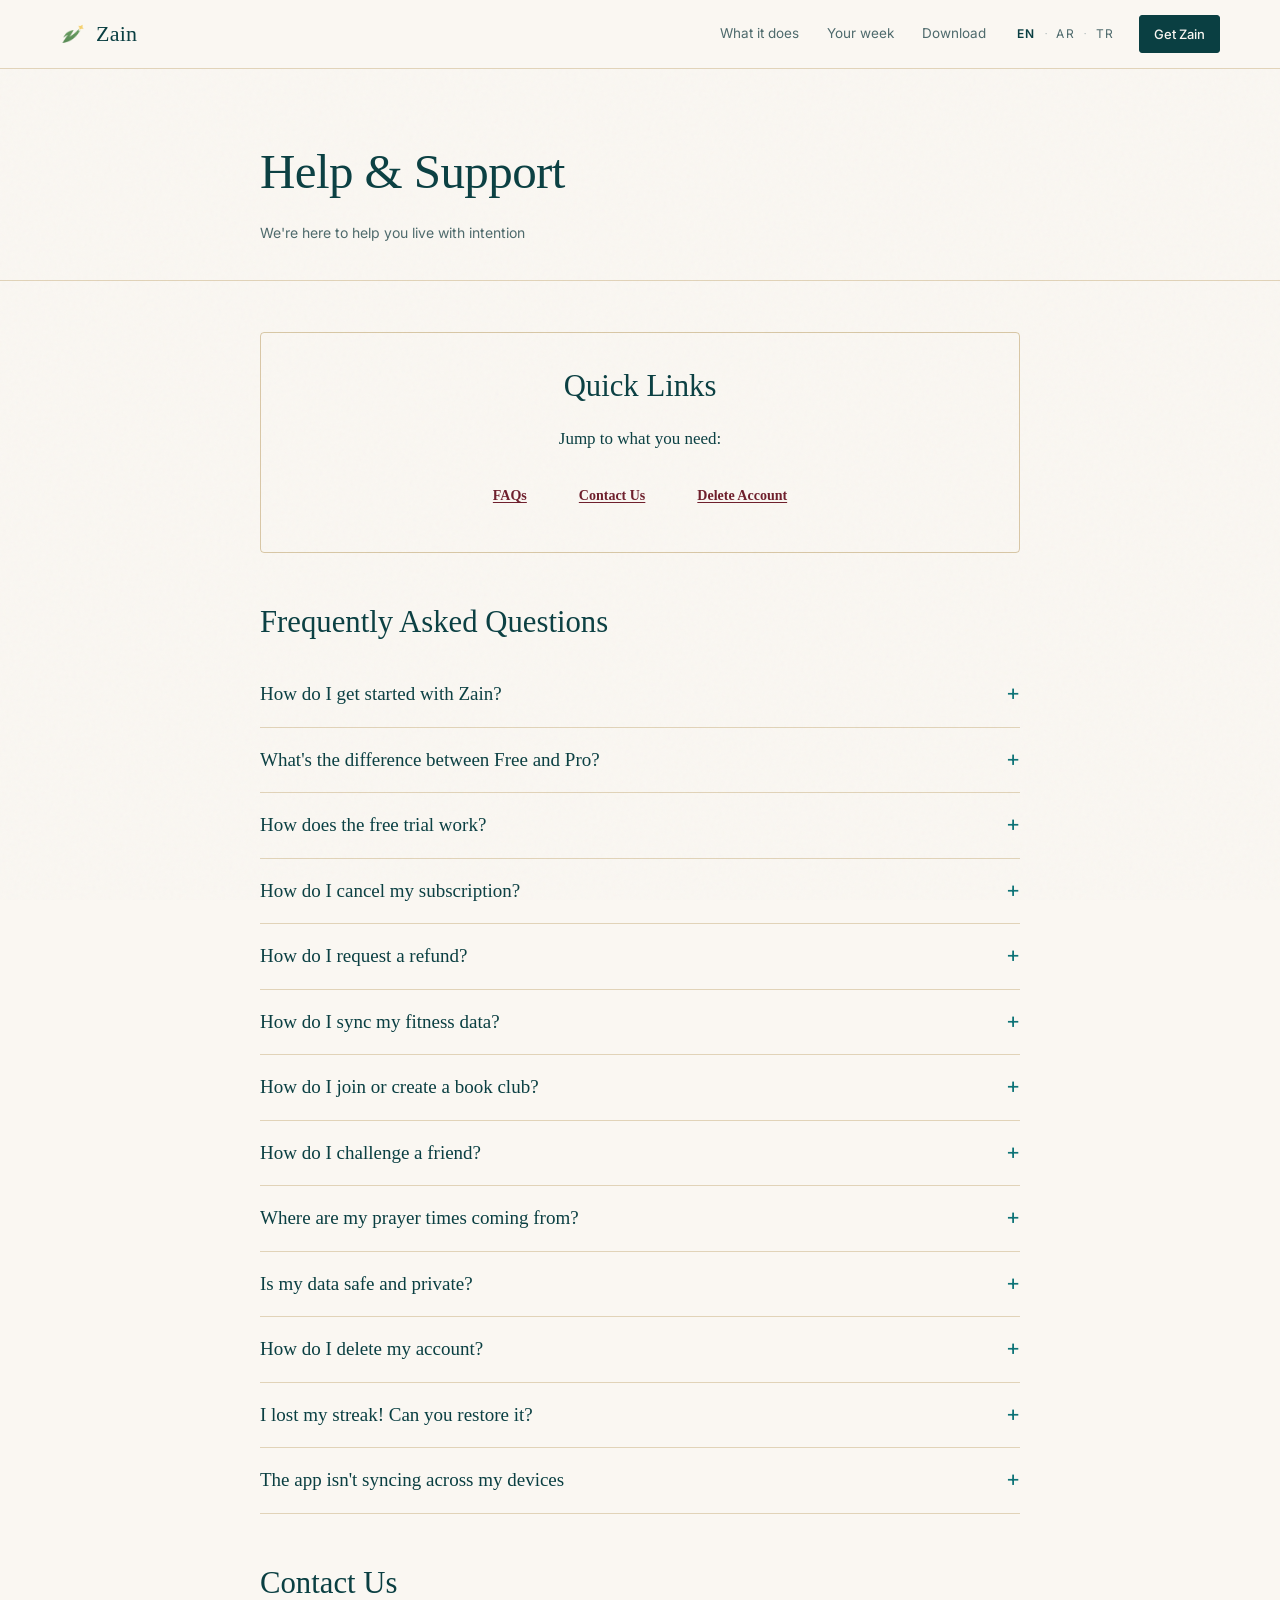
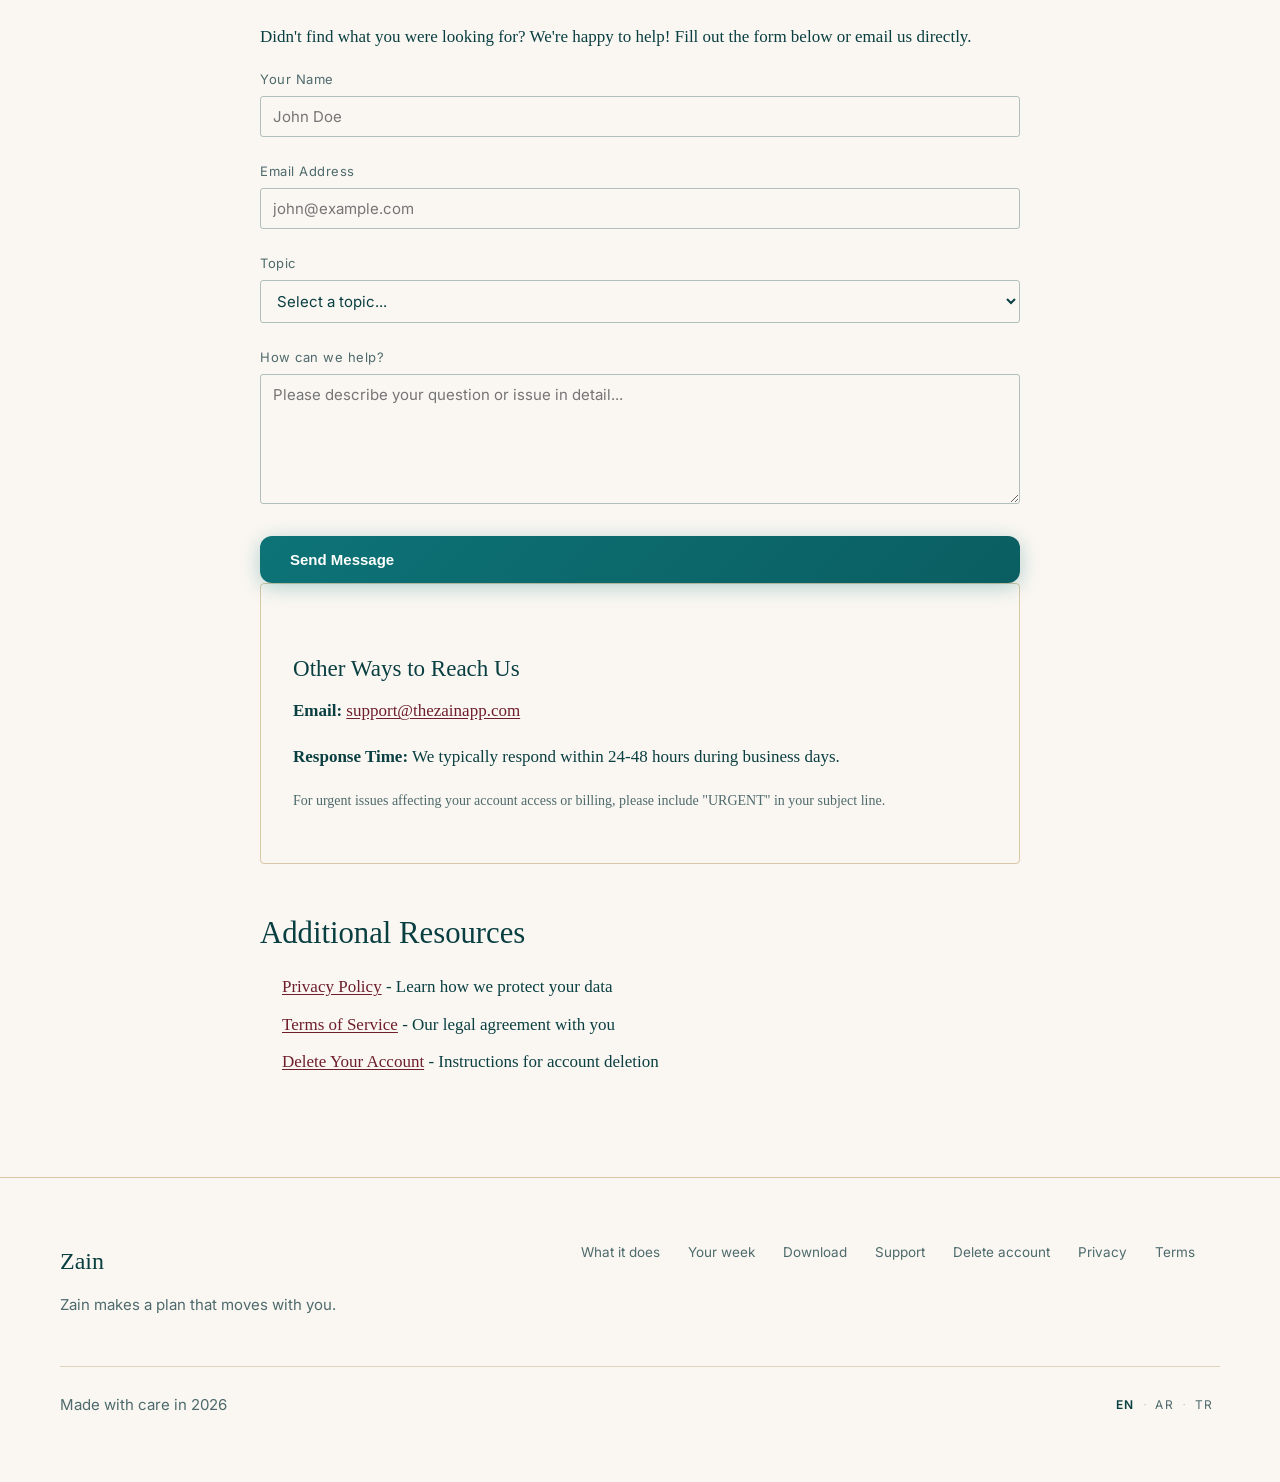
<file: support.html>
<!DOCTYPE html>
<html lang="en">
<head>
    <meta charset="UTF-8">
    <meta name="viewport" content="width=device-width, initial-scale=1.0">
    <meta name="description" content="Get help with the Zain App - FAQs, contact support, and find answers to common questions." data-i18n-content="sup.subtitle">
    <meta name="apple-itunes-app" content="app-id=6757399804">
    <title data-i18n-title="doc.title.support">Support & Help Center - Zain App</title>
    <link rel="icon" type="image/png" href="assets/images/logo.png">
    <link rel="preconnect" href="https://fonts.googleapis.com">
    <link rel="preconnect" href="https://fonts.gstatic.com" crossorigin>
    <link href="https://fonts.googleapis.com/css2?family=Inter:wght@300;400;500;600;700;800&family=Amiri:ital,wght@0,400;0,700;1,400&family=Tajawal:wght@300;400;500;700&display=swap" rel="stylesheet">
    <link rel="stylesheet" href="styles.css">
    <link rel="stylesheet" href="site.css">
</head>
<body>
    <!-- masthead -->
    <header class="masthead">
      <div class="wrap masthead__inner">
        <a class="masthead__brand" href="/" aria-label="Zain" data-i18n-attr="aria-label:nav.brand_aria">
          <img class="masthead__mark" src="assets/brand/logo.png" alt="" />
          <span class="masthead__wordmark">Zain</span>
        </a>
        <nav class="masthead__nav" aria-label="Sections" data-i18n-attr="aria-label:nav.sections_aria">
          <a href="/#week" data-i18n="nav.what">What it does</a>
          <a href="/#badweek" data-i18n="nav.week">Your week</a>
          <a href="/#download" data-i18n="nav.download">Download</a>
        </nav>
        <div class="masthead__actions">
          <div class="langs" role="group" aria-label="Language" data-i18n-attr="aria-label:nav.lang_aria">
            <button type="button" data-lang="en" lang="en">EN</button><span aria-hidden="true">&middot;</span>
            <button type="button" data-lang="ar" lang="ar">AR</button><span aria-hidden="true">&middot;</span>
            <button type="button" data-lang="tr" lang="tr">TR</button>
          </div>
          <a class="zbtn zbtn--sm" href="/#download" data-i18n="nav.get">Get Zain</a>
        </div>
      </div>
    </header>


    <main class="legal-page">
        <header class="legal-header">
            <div class="section-container">
                <h1 class="legal-title" data-i18n="sup.title">Help & Support</h1>
                <p class="legal-updated" data-i18n="sup.subtitle">We're here to help you live with intention</p>
            </div>
        </header>

        <div class="legal-content">
            <!-- Quick Help Links -->
            <div class="contact-box" style="text-align: center; margin-bottom: 48px;">
                <h2 style="margin-bottom: 16px; margin-top: 0;">Quick Links</h2>
                <p style="margin-bottom: 20px;">Jump to what you need:</p>
                <div style="display: flex; gap: 12px; flex-wrap: wrap; justify-content: center;">
                    <a href="#faq" class="btn btn-outline" style="padding: 12px 20px; font-size: 14px;">FAQs</a>
                    <a href="#contact" class="btn btn-outline" style="padding: 12px 20px; font-size: 14px;">Contact Us</a>
                    <a href="delete-account.html" class="btn btn-outline" style="padding: 12px 20px; font-size: 14px;">Delete Account</a>
                </div>
            </div>

            <!-- FAQs Section -->
            <h2 id="faq">Frequently Asked Questions</h2>

            <div class="faq-section">
                <div class="faq-item">
                    <div class="faq-question">
                        <span>How do I get started with Zain?</span>
                    </div>
                    <div class="faq-answer">
                        <p>Getting started is easy! Download Zain from the App Store or Google Play, create an account using your email or sign in with Apple/Google, and follow the onboarding flow. You'll be asked about your interests and goals, and Zain will suggest habits to help you get started. You can always customize everything later in the app settings.</p>
                    </div>
                </div>

                <div class="faq-item">
                    <div class="faq-question">
                        <span>What's the difference between Free and Pro?</span>
                    </div>
                    <div class="faq-answer">
                        <p>The <strong>Free plan</strong> gives you access to core features: up to 5 habits, 1 book at a time, basic notes, and community features.</p>
                        <p>The <strong>Pro plan</strong> unlocks everything: unlimited habits, unlimited books and collections, checklist habits, Apple Watch & fitness sync, deep insights & analytics, priority support, and an ad-free experience. Pro is available for $29.99/year (currently 50% off at launch!) or $4.99/month.</p>
                    </div>
                </div>

                <div class="faq-item">
                    <div class="faq-question">
                        <span>How does the free trial work?</span>
                    </div>
                    <div class="faq-answer">
                        <p>When you start a Pro subscription, you get 7 days free to try all Pro features. No payment is charged during the trial. You'll receive a reminder on Day 5 before your trial ends. If you decide Pro isn't for you, simply cancel before Day 7 and you won't be charged. You can cancel anytime through your Apple ID or Google Play account settings.</p>
                    </div>
                </div>

                <div class="faq-item">
                    <div class="faq-question">
                        <span>How do I cancel my subscription?</span>
                    </div>
                    <div class="faq-answer">
                        <p><strong>On iOS:</strong> Go to Settings > [Your Name] > Subscriptions > Zain > Cancel Subscription</p>
                        <p><strong>On Android:</strong> Go to Google Play Store > Menu > Subscriptions > Zain > Cancel</p>
                        <p>Your Pro features will remain active until the end of your current billing period. We cannot process cancellations directly - it must be done through Apple or Google.</p>
                    </div>
                </div>

                <div class="faq-item">
                    <div class="faq-question">
                        <span>How do I request a refund?</span>
                    </div>
                    <div class="faq-answer">
                        <p>Refunds are processed through the store where you made your purchase:</p>
                        <p><strong>iOS:</strong> Visit <a href="https://reportaproblem.apple.com" target="_blank">reportaproblem.apple.com</a> or contact Apple Support</p>
                        <p><strong>Android:</strong> Go to Google Play Store > Account > Purchase History > Zain > Request Refund, or contact Google Play Support</p>
                    </div>
                </div>

                <div class="faq-item">
                    <div class="faq-question">
                        <span>How do I sync my fitness data?</span>
                    </div>
                    <div class="faq-answer">
                        <p>Zain Pro can sync with Apple Health (iOS) and Google Fit (Android). To connect:</p>
                        <ol>
                            <li>Go to Settings in the Zain app</li>
                            <li>Tap "Fitness Integration" or "Connected Devices"</li>
                            <li>Select your fitness platform and grant permission</li>
                            <li>Choose which activities to link to your habits</li>
                        </ol>
                        <p>Your fitness data stays private and is only used to track your habits. You can disconnect at any time.</p>
                    </div>
                </div>

                <div class="faq-item">
                    <div class="faq-question">
                        <span>How do I join or create a book club?</span>
                    </div>
                    <div class="faq-answer">
                        <p>Book clubs are a great way to read together with friends! To join a book club:</p>
                        <ol>
                            <li>Go to the Reading section in the app</li>
                            <li>Tap "Book Clubs"</li>
                            <li>Browse public clubs or enter an invite code from a friend</li>
                        </ol>
                        <p>To create your own book club, tap the "+" button in the Book Clubs section. You can make it public or private (invite-only).</p>
                    </div>
                </div>

                <div class="faq-item">
                    <div class="faq-question">
                        <span>How do I challenge a friend?</span>
                    </div>
                    <div class="faq-answer">
                        <p>Habit challenges are a fun way to stay accountable! To challenge a friend:</p>
                        <ol>
                            <li>Make sure you're connected as friends in the app</li>
                            <li>Go to any habit and tap the "Challenge" button</li>
                            <li>Select which friend(s) to challenge</li>
                            <li>Set the duration and start date</li>
                        </ol>
                        <p>You can track your progress against your friends on the challenge leaderboard!</p>
                    </div>
                </div>

                <div class="faq-item">
                    <div class="faq-question">
                        <span>Where are my prayer times coming from?</span>
                    </div>
                    <div class="faq-answer">
                        <p>Prayer times are calculated based on your location using standard Islamic calculation methods. You can customize the calculation method in Settings > Prayer Settings. For accurate times, make sure location services are enabled for Zain. Times are calculated locally on your device and adjust automatically for daylight saving time.</p>
                    </div>
                </div>

                <div class="faq-item">
                    <div class="faq-question">
                        <span>Is my data safe and private?</span>
                    </div>
                    <div class="faq-answer">
                        <p>Absolutely. Your privacy is our priority:</p>
                        <ul>
                            <li>All data is encrypted in transit and at rest</li>
                            <li>We never sell your personal information</li>
                            <li>Health and fitness data is never shared with advertisers</li>
                            <li>You can export or delete your data at any time</li>
                            <li>Private content stays private unless you choose to share it</li>
                        </ul>
                        <p>Read our full <a href="privacy.html">Privacy Policy</a> for more details.</p>
                    </div>
                </div>

                <div class="faq-item">
                    <div class="faq-question">
                        <span>How do I delete my account?</span>
                    </div>
                    <div class="faq-answer">
                        <p>You can delete your account and all associated data at any time. Go to Settings > Account > Delete Account in the app, or visit our <a href="delete-account.html">Account Deletion page</a> for detailed instructions. Please note that account deletion is permanent and cannot be undone.</p>
                    </div>
                </div>

                <div class="faq-item">
                    <div class="faq-question">
                        <span>I lost my streak! Can you restore it?</span>
                    </div>
                    <div class="faq-answer">
                        <p>We understand how frustrating it is to lose a streak! While we can't modify past data, we believe streaks are about building consistency, not perfection. Missing a day doesn't erase the progress you've made. Consider using the "Pause Habit" feature when you know you'll be unavailable (like during travel or illness) to protect your streak.</p>
                    </div>
                </div>

                <div class="faq-item">
                    <div class="faq-question">
                        <span>The app isn't syncing across my devices</span>
                    </div>
                    <div class="faq-answer">
                        <p>If your data isn't syncing:</p>
                        <ol>
                            <li>Make sure you're signed in with the same account on all devices</li>
                            <li>Check that you have an internet connection</li>
                            <li>Try pulling down to refresh on the main screen</li>
                            <li>Force close and reopen the app</li>
                            <li>If the issue persists, sign out and sign back in</li>
                        </ol>
                        <p>If none of these work, please <a href="#contact">contact us</a> and we'll help troubleshoot.</p>
                    </div>
                </div>
            </div>

            <!-- Contact Section -->
            <h2 id="contact">Contact Us</h2>
            <p>Didn't find what you were looking for? We're happy to help! Fill out the form below or email us directly.</p>

            <div class="support-form">
                <form action="https://formspree.io/f/YOUR_FORM_ID" method="POST" id="contact-form">
                    <div class="form-group">
                        <label for="name">Your Name</label>
                        <input type="text" id="name" name="name" required placeholder="John Doe">
                    </div>

                    <div class="form-group">
                        <label for="email">Email Address</label>
                        <input type="email" id="email" name="email" required placeholder="john@example.com">
                    </div>

                    <div class="form-group">
                        <label for="topic">Topic</label>
                        <select id="topic" name="topic" required>
                            <option value="">Select a topic...</option>
                            <option value="account">Account Issues</option>
                            <option value="subscription">Subscription & Billing</option>
                            <option value="bug">Bug Report</option>
                            <option value="feature">Feature Request</option>
                            <option value="habits">Habits & Tracking</option>
                            <option value="reading">Reading & Book Clubs</option>
                            <option value="notes">Notes & Journaling</option>
                            <option value="social">Social Features</option>
                            <option value="privacy">Privacy & Data</option>
                            <option value="other">Other</option>
                        </select>
                    </div>

                    <div class="form-group">
                        <label for="message">How can we help?</label>
                        <textarea id="message" name="message" required placeholder="Please describe your question or issue in detail..."></textarea>
                    </div>

                    <button type="submit" class="btn btn-primary" style="width: 100%;">Send Message</button>
                </form>
            </div>

            <div class="contact-box">
                <h3>Other Ways to Reach Us</h3>
                <p><strong>Email:</strong> <a href="mailto:support@thezainapp.com">support@thezainapp.com</a></p>
                <p><strong>Response Time:</strong> We typically respond within 24-48 hours during business days.</p>
                <p style="margin-top: 16px; font-size: 14px; color: var(--text-muted);">For urgent issues affecting your account access or billing, please include "URGENT" in your subject line.</p>
            </div>

            <!-- Additional Resources -->
            <h2>Additional Resources</h2>
            <ul>
                <li><a href="privacy.html">Privacy Policy</a> - Learn how we protect your data</li>
                <li><a href="terms.html">Terms of Service</a> - Our legal agreement with you</li>
                <li><a href="delete-account.html">Delete Your Account</a> - Instructions for account deletion</li>
            </ul>
        </div>
    </main>

    <!-- Footer -->
    <!-- footer -->
    <footer class="site-footer">
      <div class="wrap">
        <div class="footer__inner">
          <div>
            <p class="footer__wordmark">Zain</p>
            <p class="cap footer__line" data-i18n="ft.line">Zain makes a plan that moves with you.</p>
          </div>
          <nav class="footer__nav" aria-label="Footer" data-i18n-attr="aria-label:ft.nav_aria">
            <a href="/#week" data-i18n="nav.what">What it does</a>
            <a href="/#badweek" data-i18n="nav.week">Your week</a>
            <a href="/#download" data-i18n="nav.download">Download</a>
            <a href="support.html" data-i18n="ft.support">Support</a>
            <a href="delete-account.html" data-i18n="ft.delete">Delete account</a>
            <a href="privacy.html" data-i18n="ft.privacy">Privacy</a>
            <a href="terms.html" data-i18n="ft.terms">Terms</a>
          </nav>
        </div>
        <div class="footer__base">
          <p class="cap" data-i18n="ft.made">Made with care in 2026</p>
          <div class="langs" role="group" aria-label="Language" data-i18n-attr="aria-label:nav.lang_aria">
            <button type="button" data-lang="en" lang="en">EN</button><span aria-hidden="true">&middot;</span>
            <button type="button" data-lang="ar" lang="ar">AR</button><span aria-hidden="true">&middot;</span>
            <button type="button" data-lang="tr" lang="tr">TR</button>
          </div>
        </div>
      </div>
    </footer>

    <script src="i18n.js"></script>
    <script src="script.js"></script>
</body>
</html>
</file>
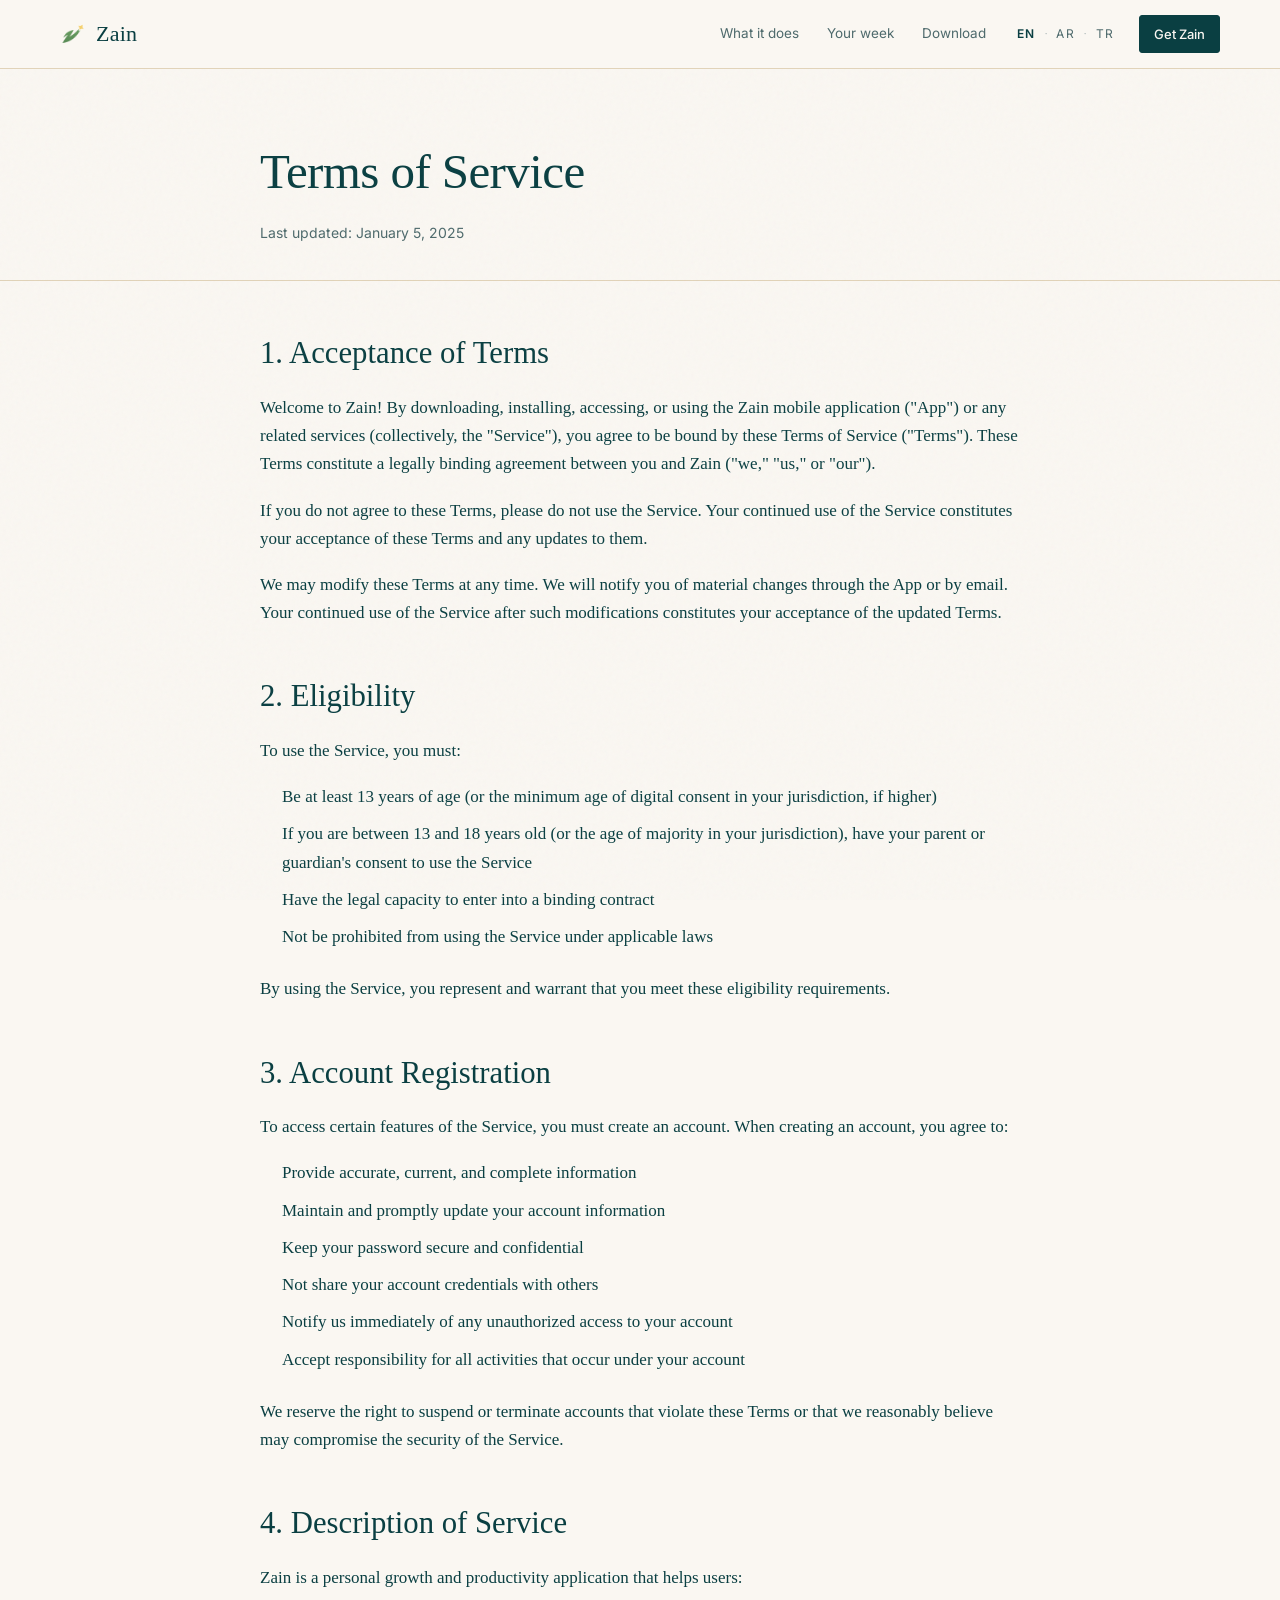
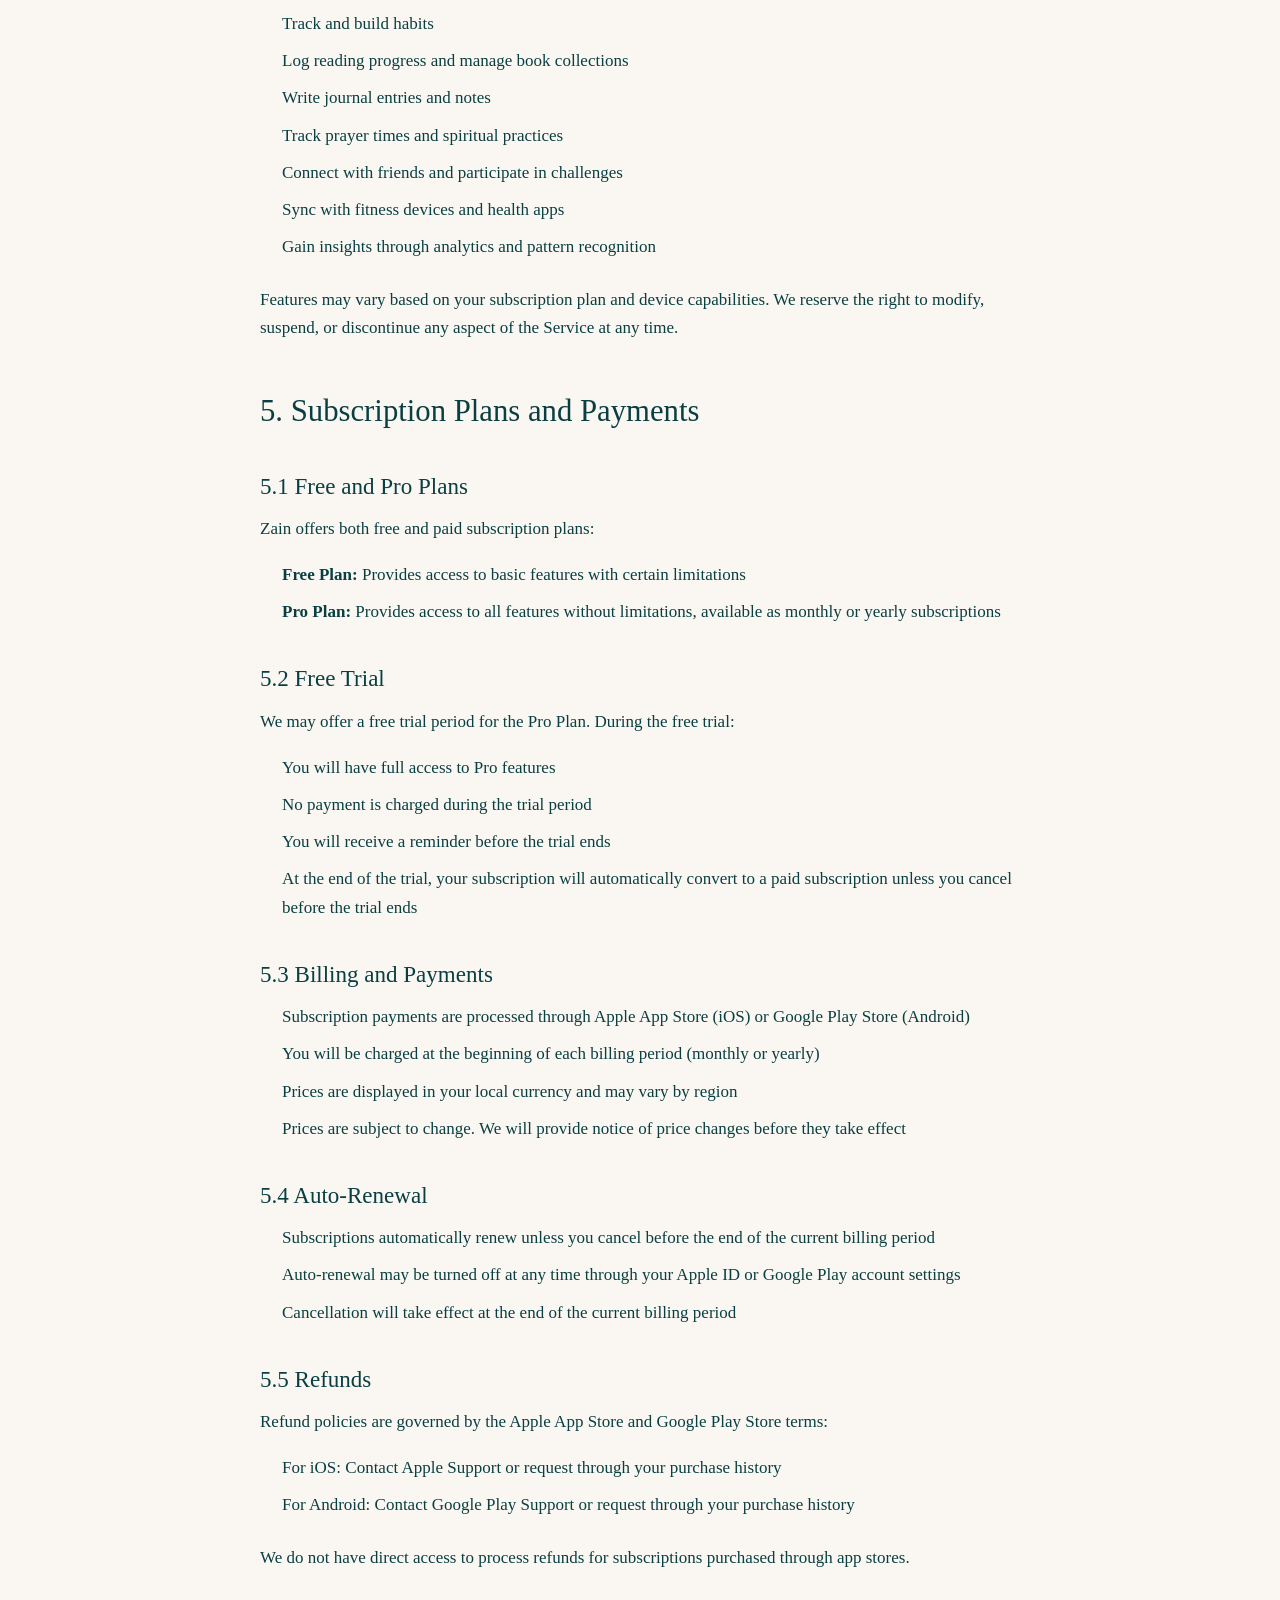
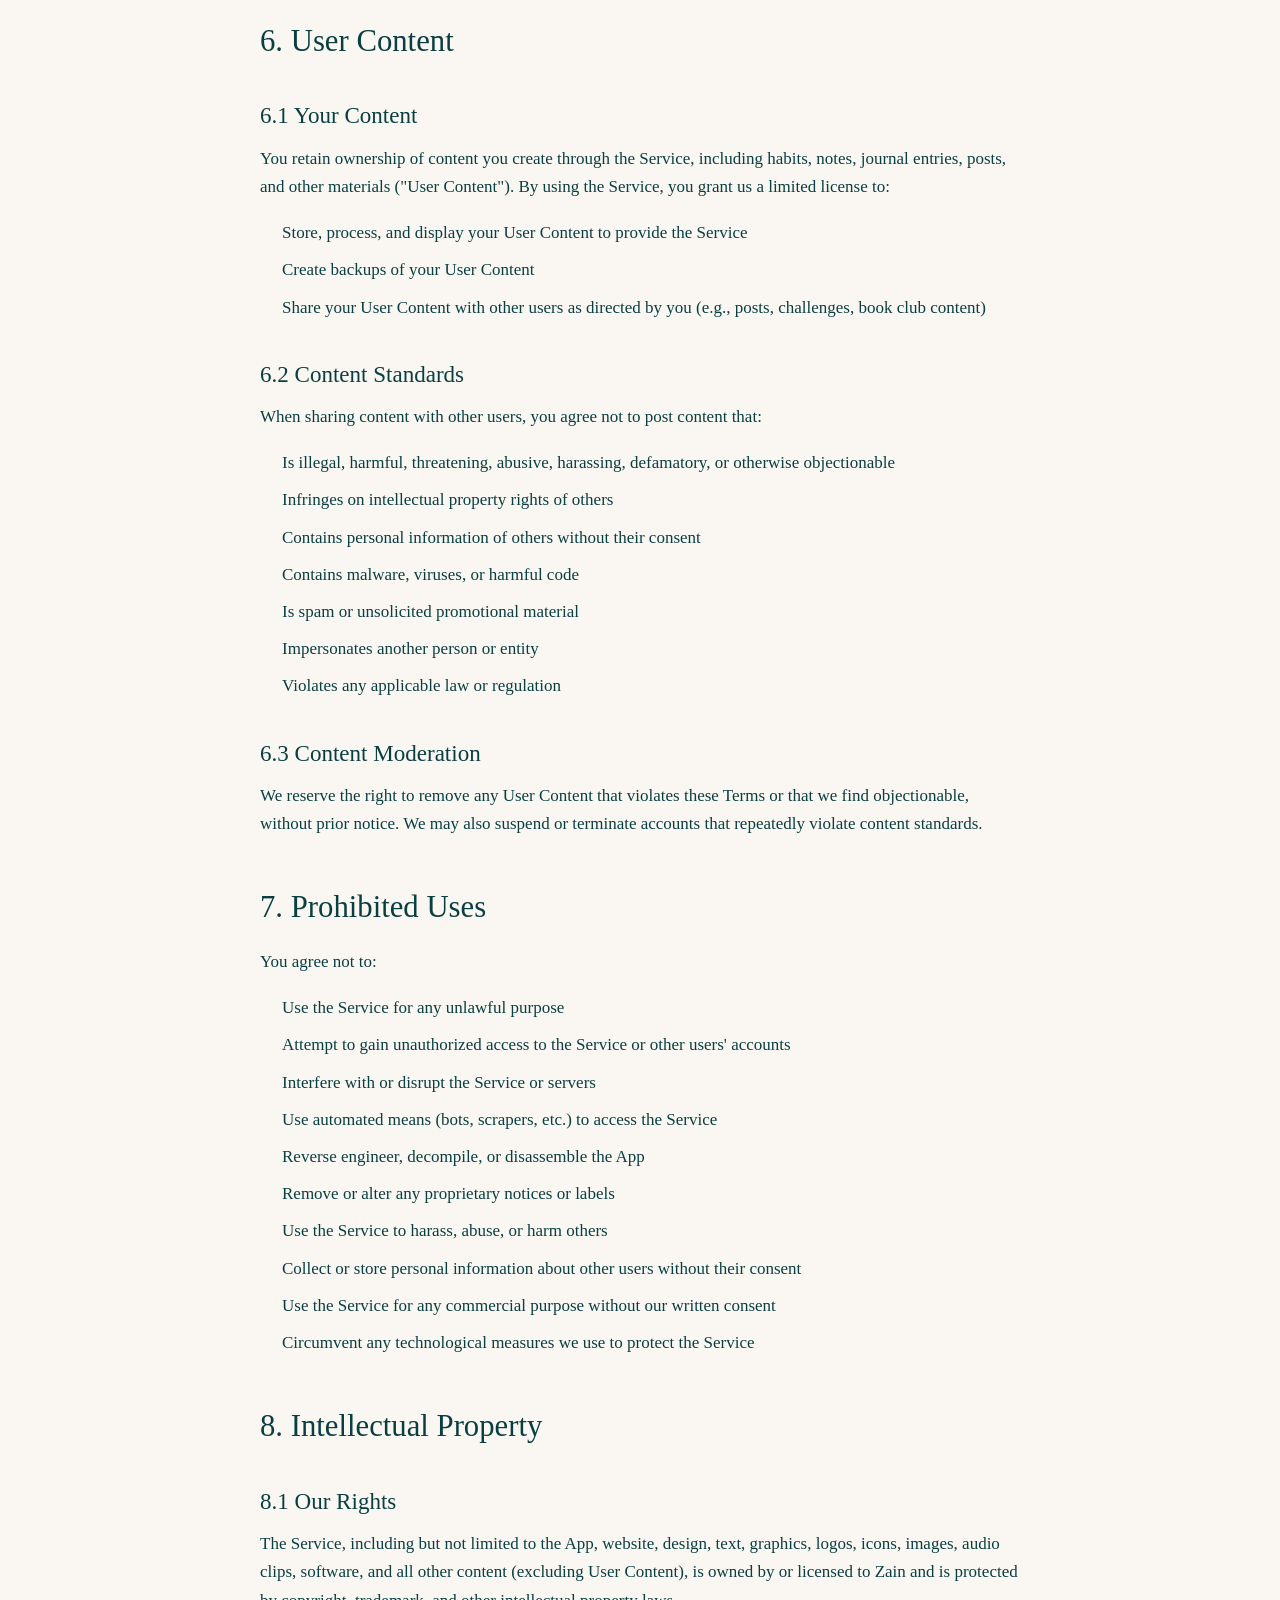
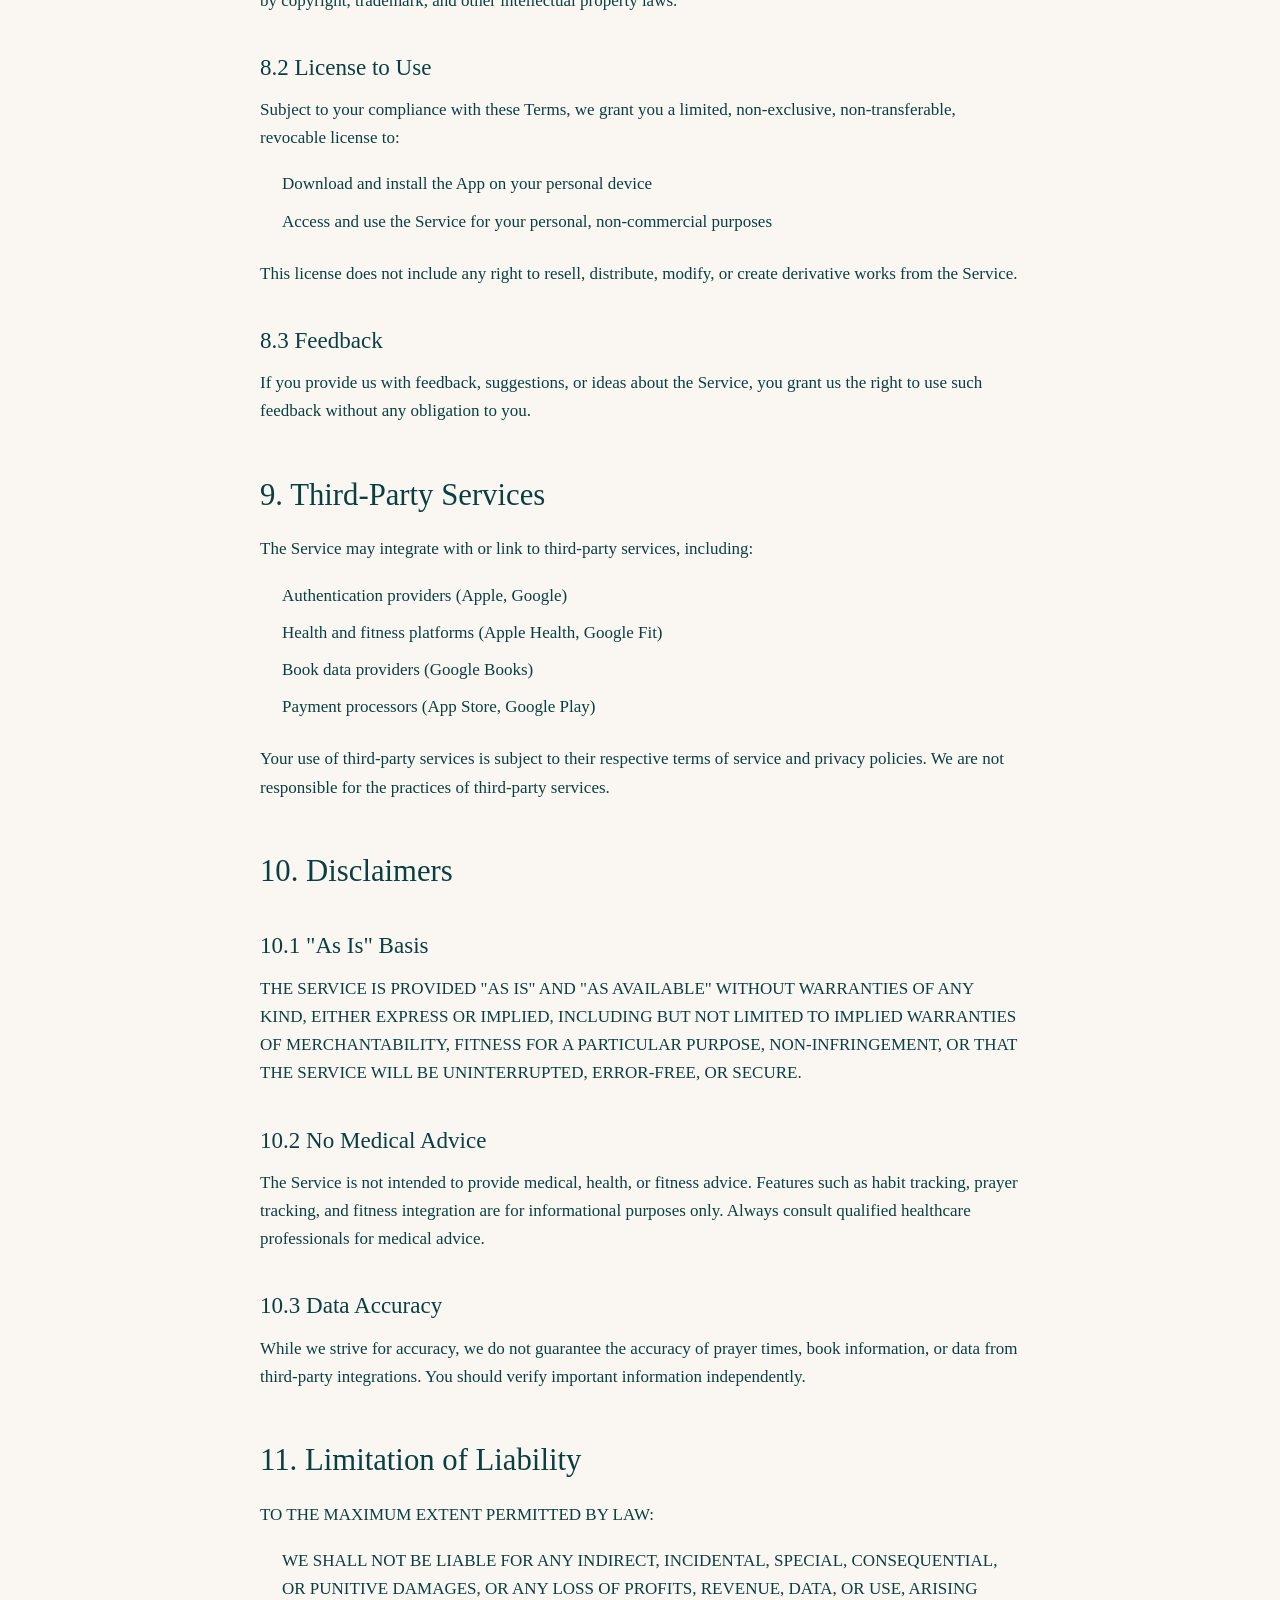
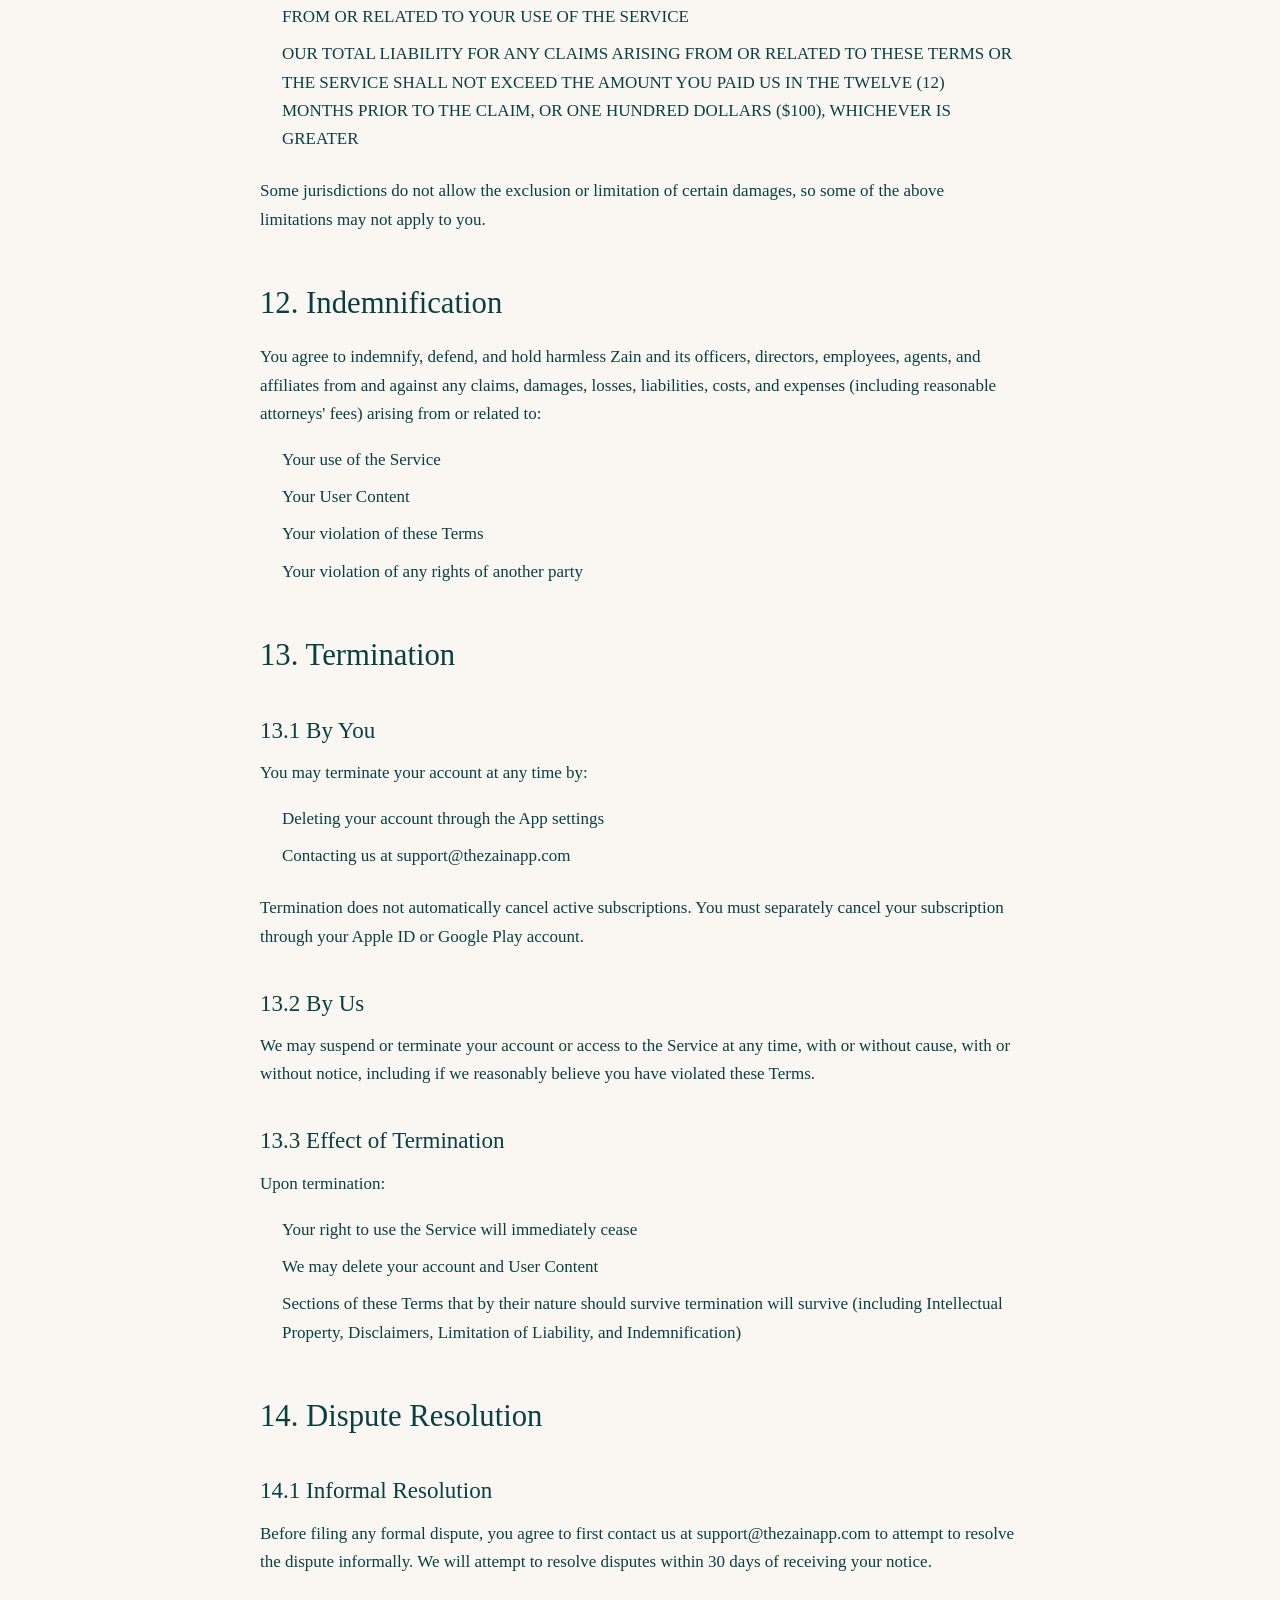
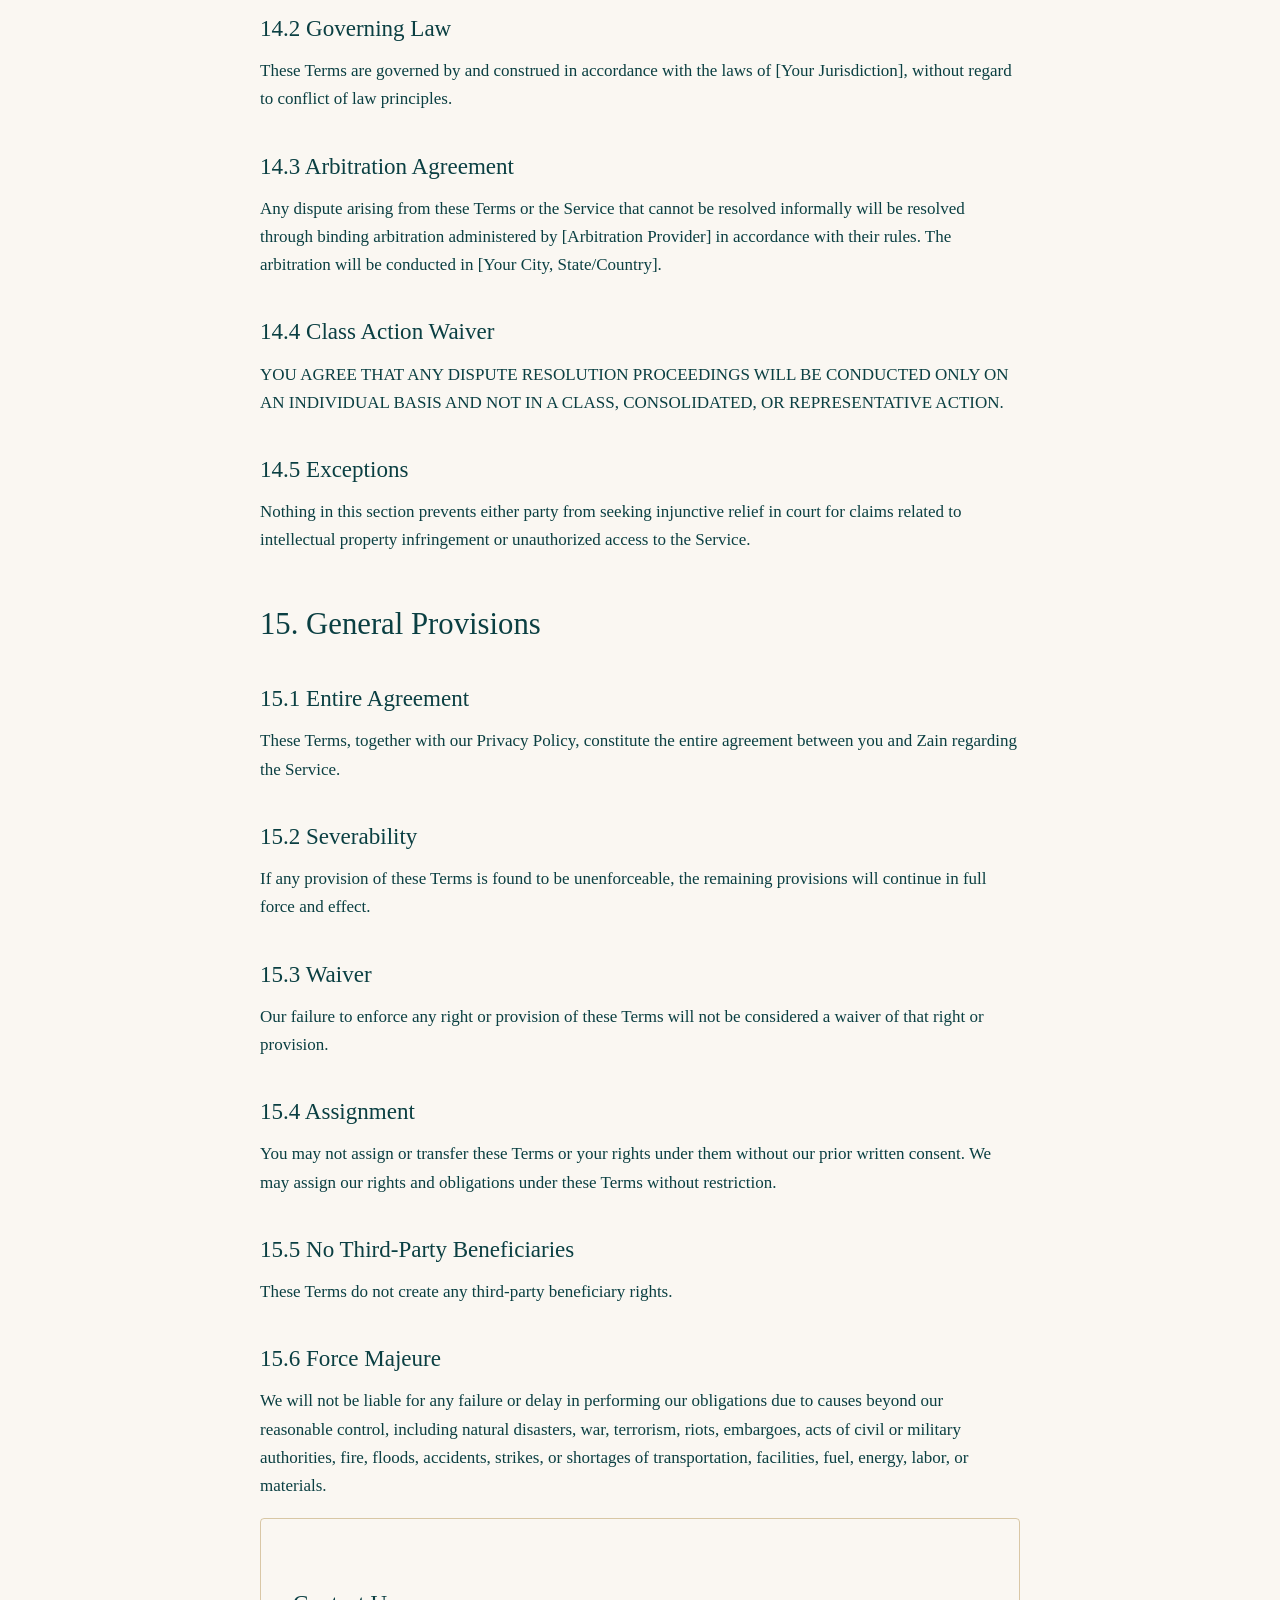
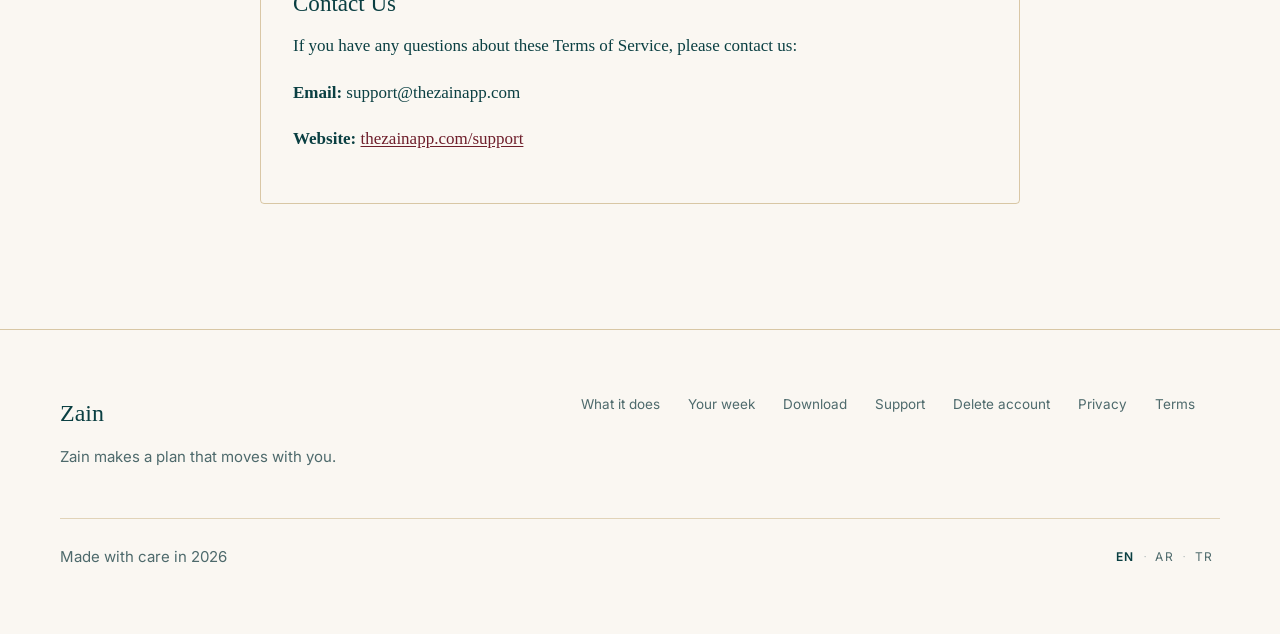
<file: terms.html>
<!DOCTYPE html>
<html lang="en">
<head>
    <meta charset="UTF-8">
    <meta name="viewport" content="width=device-width, initial-scale=1.0">
    <meta name="description" content="Terms of Service for the Zain App - The legal agreement between you and Zain for using our services." data-i18n-content="tos.subtitle">
    <meta name="apple-itunes-app" content="app-id=6757399804">
    <title data-i18n-title="doc.title.terms">Terms of Service - Zain App</title>
    <link rel="icon" type="image/png" href="assets/images/logo.png">
    <link rel="preconnect" href="https://fonts.googleapis.com">
    <link rel="preconnect" href="https://fonts.gstatic.com" crossorigin>
    <link href="https://fonts.googleapis.com/css2?family=Inter:wght@300;400;500;600;700;800&family=Amiri:ital,wght@0,400;0,700;1,400&family=Tajawal:wght@300;400;500;700&display=swap" rel="stylesheet">
    <link rel="stylesheet" href="styles.css">
    <link rel="stylesheet" href="site.css">
</head>
<body>
    <!-- masthead -->
    <header class="masthead">
      <div class="wrap masthead__inner">
        <a class="masthead__brand" href="/" aria-label="Zain" data-i18n-attr="aria-label:nav.brand_aria">
          <img class="masthead__mark" src="assets/brand/logo.png" alt="" />
          <span class="masthead__wordmark">Zain</span>
        </a>
        <nav class="masthead__nav" aria-label="Sections" data-i18n-attr="aria-label:nav.sections_aria">
          <a href="/#week" data-i18n="nav.what">What it does</a>
          <a href="/#badweek" data-i18n="nav.week">Your week</a>
          <a href="/#download" data-i18n="nav.download">Download</a>
        </nav>
        <div class="masthead__actions">
          <div class="langs" role="group" aria-label="Language" data-i18n-attr="aria-label:nav.lang_aria">
            <button type="button" data-lang="en" lang="en">EN</button><span aria-hidden="true">&middot;</span>
            <button type="button" data-lang="ar" lang="ar">AR</button><span aria-hidden="true">&middot;</span>
            <button type="button" data-lang="tr" lang="tr">TR</button>
          </div>
          <a class="zbtn zbtn--sm" href="/#download" data-i18n="nav.get">Get Zain</a>
        </div>
      </div>
    </header>


    <main class="legal-page">
        <header class="legal-header">
            <div class="section-container">
                <h1 class="legal-title" data-i18n="tos.title">Terms of Service</h1>
                <p class="legal-updated" data-i18n="tos.subtitle">Last updated: January 5, 2025</p>
                <p class="legal-ar-notice" data-i18n="legal.ar_notice" hidden>This Arabic version is provided as a language convenience. The English text is the official legal reference.</p>
            </div>
        </header>

        <div class="legal-content">
            <h2>1. Acceptance of Terms</h2>
            <p>Welcome to Zain! By downloading, installing, accessing, or using the Zain mobile application ("App") or any related services (collectively, the "Service"), you agree to be bound by these Terms of Service ("Terms"). These Terms constitute a legally binding agreement between you and Zain ("we," "us," or "our").</p>
            <p>If you do not agree to these Terms, please do not use the Service. Your continued use of the Service constitutes your acceptance of these Terms and any updates to them.</p>
            <p>We may modify these Terms at any time. We will notify you of material changes through the App or by email. Your continued use of the Service after such modifications constitutes your acceptance of the updated Terms.</p>

            <h2>2. Eligibility</h2>
            <p>To use the Service, you must:</p>
            <ul>
                <li>Be at least 13 years of age (or the minimum age of digital consent in your jurisdiction, if higher)</li>
                <li>If you are between 13 and 18 years old (or the age of majority in your jurisdiction), have your parent or guardian's consent to use the Service</li>
                <li>Have the legal capacity to enter into a binding contract</li>
                <li>Not be prohibited from using the Service under applicable laws</li>
            </ul>
            <p>By using the Service, you represent and warrant that you meet these eligibility requirements.</p>

            <h2>3. Account Registration</h2>
            <p>To access certain features of the Service, you must create an account. When creating an account, you agree to:</p>
            <ul>
                <li>Provide accurate, current, and complete information</li>
                <li>Maintain and promptly update your account information</li>
                <li>Keep your password secure and confidential</li>
                <li>Not share your account credentials with others</li>
                <li>Notify us immediately of any unauthorized access to your account</li>
                <li>Accept responsibility for all activities that occur under your account</li>
            </ul>
            <p>We reserve the right to suspend or terminate accounts that violate these Terms or that we reasonably believe may compromise the security of the Service.</p>

            <h2>4. Description of Service</h2>
            <p>Zain is a personal growth and productivity application that helps users:</p>
            <ul>
                <li>Track and build habits</li>
                <li>Log reading progress and manage book collections</li>
                <li>Write journal entries and notes</li>
                <li>Track prayer times and spiritual practices</li>
                <li>Connect with friends and participate in challenges</li>
                <li>Sync with fitness devices and health apps</li>
                <li>Gain insights through analytics and pattern recognition</li>
            </ul>
            <p>Features may vary based on your subscription plan and device capabilities. We reserve the right to modify, suspend, or discontinue any aspect of the Service at any time.</p>

            <h2>5. Subscription Plans and Payments</h2>

            <h3>5.1 Free and Pro Plans</h3>
            <p>Zain offers both free and paid subscription plans:</p>
            <ul>
                <li><strong>Free Plan:</strong> Provides access to basic features with certain limitations</li>
                <li><strong>Pro Plan:</strong> Provides access to all features without limitations, available as monthly or yearly subscriptions</li>
            </ul>

            <h3>5.2 Free Trial</h3>
            <p>We may offer a free trial period for the Pro Plan. During the free trial:</p>
            <ul>
                <li>You will have full access to Pro features</li>
                <li>No payment is charged during the trial period</li>
                <li>You will receive a reminder before the trial ends</li>
                <li>At the end of the trial, your subscription will automatically convert to a paid subscription unless you cancel before the trial ends</li>
            </ul>

            <h3>5.3 Billing and Payments</h3>
            <ul>
                <li>Subscription payments are processed through Apple App Store (iOS) or Google Play Store (Android)</li>
                <li>You will be charged at the beginning of each billing period (monthly or yearly)</li>
                <li>Prices are displayed in your local currency and may vary by region</li>
                <li>Prices are subject to change. We will provide notice of price changes before they take effect</li>
            </ul>

            <h3>5.4 Auto-Renewal</h3>
            <ul>
                <li>Subscriptions automatically renew unless you cancel before the end of the current billing period</li>
                <li>Auto-renewal may be turned off at any time through your Apple ID or Google Play account settings</li>
                <li>Cancellation will take effect at the end of the current billing period</li>
            </ul>

            <h3>5.5 Refunds</h3>
            <p>Refund policies are governed by the Apple App Store and Google Play Store terms:</p>
            <ul>
                <li>For iOS: Contact Apple Support or request through your purchase history</li>
                <li>For Android: Contact Google Play Support or request through your purchase history</li>
            </ul>
            <p>We do not have direct access to process refunds for subscriptions purchased through app stores.</p>

            <h2>6. User Content</h2>

            <h3>6.1 Your Content</h3>
            <p>You retain ownership of content you create through the Service, including habits, notes, journal entries, posts, and other materials ("User Content"). By using the Service, you grant us a limited license to:</p>
            <ul>
                <li>Store, process, and display your User Content to provide the Service</li>
                <li>Create backups of your User Content</li>
                <li>Share your User Content with other users as directed by you (e.g., posts, challenges, book club content)</li>
            </ul>

            <h3>6.2 Content Standards</h3>
            <p>When sharing content with other users, you agree not to post content that:</p>
            <ul>
                <li>Is illegal, harmful, threatening, abusive, harassing, defamatory, or otherwise objectionable</li>
                <li>Infringes on intellectual property rights of others</li>
                <li>Contains personal information of others without their consent</li>
                <li>Contains malware, viruses, or harmful code</li>
                <li>Is spam or unsolicited promotional material</li>
                <li>Impersonates another person or entity</li>
                <li>Violates any applicable law or regulation</li>
            </ul>

            <h3>6.3 Content Moderation</h3>
            <p>We reserve the right to remove any User Content that violates these Terms or that we find objectionable, without prior notice. We may also suspend or terminate accounts that repeatedly violate content standards.</p>

            <h2>7. Prohibited Uses</h2>
            <p>You agree not to:</p>
            <ul>
                <li>Use the Service for any unlawful purpose</li>
                <li>Attempt to gain unauthorized access to the Service or other users' accounts</li>
                <li>Interfere with or disrupt the Service or servers</li>
                <li>Use automated means (bots, scrapers, etc.) to access the Service</li>
                <li>Reverse engineer, decompile, or disassemble the App</li>
                <li>Remove or alter any proprietary notices or labels</li>
                <li>Use the Service to harass, abuse, or harm others</li>
                <li>Collect or store personal information about other users without their consent</li>
                <li>Use the Service for any commercial purpose without our written consent</li>
                <li>Circumvent any technological measures we use to protect the Service</li>
            </ul>

            <h2>8. Intellectual Property</h2>

            <h3>8.1 Our Rights</h3>
            <p>The Service, including but not limited to the App, website, design, text, graphics, logos, icons, images, audio clips, software, and all other content (excluding User Content), is owned by or licensed to Zain and is protected by copyright, trademark, and other intellectual property laws.</p>

            <h3>8.2 License to Use</h3>
            <p>Subject to your compliance with these Terms, we grant you a limited, non-exclusive, non-transferable, revocable license to:</p>
            <ul>
                <li>Download and install the App on your personal device</li>
                <li>Access and use the Service for your personal, non-commercial purposes</li>
            </ul>
            <p>This license does not include any right to resell, distribute, modify, or create derivative works from the Service.</p>

            <h3>8.3 Feedback</h3>
            <p>If you provide us with feedback, suggestions, or ideas about the Service, you grant us the right to use such feedback without any obligation to you.</p>

            <h2>9. Third-Party Services</h2>
            <p>The Service may integrate with or link to third-party services, including:</p>
            <ul>
                <li>Authentication providers (Apple, Google)</li>
                <li>Health and fitness platforms (Apple Health, Google Fit)</li>
                <li>Book data providers (Google Books)</li>
                <li>Payment processors (App Store, Google Play)</li>
            </ul>
            <p>Your use of third-party services is subject to their respective terms of service and privacy policies. We are not responsible for the practices of third-party services.</p>

            <h2>10. Disclaimers</h2>

            <h3>10.1 "As Is" Basis</h3>
            <p>THE SERVICE IS PROVIDED "AS IS" AND "AS AVAILABLE" WITHOUT WARRANTIES OF ANY KIND, EITHER EXPRESS OR IMPLIED, INCLUDING BUT NOT LIMITED TO IMPLIED WARRANTIES OF MERCHANTABILITY, FITNESS FOR A PARTICULAR PURPOSE, NON-INFRINGEMENT, OR THAT THE SERVICE WILL BE UNINTERRUPTED, ERROR-FREE, OR SECURE.</p>

            <h3>10.2 No Medical Advice</h3>
            <p>The Service is not intended to provide medical, health, or fitness advice. Features such as habit tracking, prayer tracking, and fitness integration are for informational purposes only. Always consult qualified healthcare professionals for medical advice.</p>

            <h3>10.3 Data Accuracy</h3>
            <p>While we strive for accuracy, we do not guarantee the accuracy of prayer times, book information, or data from third-party integrations. You should verify important information independently.</p>

            <h2>11. Limitation of Liability</h2>
            <p>TO THE MAXIMUM EXTENT PERMITTED BY LAW:</p>
            <ul>
                <li>WE SHALL NOT BE LIABLE FOR ANY INDIRECT, INCIDENTAL, SPECIAL, CONSEQUENTIAL, OR PUNITIVE DAMAGES, OR ANY LOSS OF PROFITS, REVENUE, DATA, OR USE, ARISING FROM OR RELATED TO YOUR USE OF THE SERVICE</li>
                <li>OUR TOTAL LIABILITY FOR ANY CLAIMS ARISING FROM OR RELATED TO THESE TERMS OR THE SERVICE SHALL NOT EXCEED THE AMOUNT YOU PAID US IN THE TWELVE (12) MONTHS PRIOR TO THE CLAIM, OR ONE HUNDRED DOLLARS ($100), WHICHEVER IS GREATER</li>
            </ul>
            <p>Some jurisdictions do not allow the exclusion or limitation of certain damages, so some of the above limitations may not apply to you.</p>

            <h2>12. Indemnification</h2>
            <p>You agree to indemnify, defend, and hold harmless Zain and its officers, directors, employees, agents, and affiliates from and against any claims, damages, losses, liabilities, costs, and expenses (including reasonable attorneys' fees) arising from or related to:</p>
            <ul>
                <li>Your use of the Service</li>
                <li>Your User Content</li>
                <li>Your violation of these Terms</li>
                <li>Your violation of any rights of another party</li>
            </ul>

            <h2>13. Termination</h2>

            <h3>13.1 By You</h3>
            <p>You may terminate your account at any time by:</p>
            <ul>
                <li>Deleting your account through the App settings</li>
                <li>Contacting us at support@thezainapp.com</li>
            </ul>
            <p>Termination does not automatically cancel active subscriptions. You must separately cancel your subscription through your Apple ID or Google Play account.</p>

            <h3>13.2 By Us</h3>
            <p>We may suspend or terminate your account or access to the Service at any time, with or without cause, with or without notice, including if we reasonably believe you have violated these Terms.</p>

            <h3>13.3 Effect of Termination</h3>
            <p>Upon termination:</p>
            <ul>
                <li>Your right to use the Service will immediately cease</li>
                <li>We may delete your account and User Content</li>
                <li>Sections of these Terms that by their nature should survive termination will survive (including Intellectual Property, Disclaimers, Limitation of Liability, and Indemnification)</li>
            </ul>

            <h2>14. Dispute Resolution</h2>

            <h3>14.1 Informal Resolution</h3>
            <p>Before filing any formal dispute, you agree to first contact us at support@thezainapp.com to attempt to resolve the dispute informally. We will attempt to resolve disputes within 30 days of receiving your notice.</p>

            <h3>14.2 Governing Law</h3>
            <p>These Terms are governed by and construed in accordance with the laws of [Your Jurisdiction], without regard to conflict of law principles.</p>

            <h3>14.3 Arbitration Agreement</h3>
            <p>Any dispute arising from these Terms or the Service that cannot be resolved informally will be resolved through binding arbitration administered by [Arbitration Provider] in accordance with their rules. The arbitration will be conducted in [Your City, State/Country].</p>

            <h3>14.4 Class Action Waiver</h3>
            <p>YOU AGREE THAT ANY DISPUTE RESOLUTION PROCEEDINGS WILL BE CONDUCTED ONLY ON AN INDIVIDUAL BASIS AND NOT IN A CLASS, CONSOLIDATED, OR REPRESENTATIVE ACTION.</p>

            <h3>14.5 Exceptions</h3>
            <p>Nothing in this section prevents either party from seeking injunctive relief in court for claims related to intellectual property infringement or unauthorized access to the Service.</p>

            <h2>15. General Provisions</h2>

            <h3>15.1 Entire Agreement</h3>
            <p>These Terms, together with our Privacy Policy, constitute the entire agreement between you and Zain regarding the Service.</p>

            <h3>15.2 Severability</h3>
            <p>If any provision of these Terms is found to be unenforceable, the remaining provisions will continue in full force and effect.</p>

            <h3>15.3 Waiver</h3>
            <p>Our failure to enforce any right or provision of these Terms will not be considered a waiver of that right or provision.</p>

            <h3>15.4 Assignment</h3>
            <p>You may not assign or transfer these Terms or your rights under them without our prior written consent. We may assign our rights and obligations under these Terms without restriction.</p>

            <h3>15.5 No Third-Party Beneficiaries</h3>
            <p>These Terms do not create any third-party beneficiary rights.</p>

            <h3>15.6 Force Majeure</h3>
            <p>We will not be liable for any failure or delay in performing our obligations due to causes beyond our reasonable control, including natural disasters, war, terrorism, riots, embargoes, acts of civil or military authorities, fire, floods, accidents, strikes, or shortages of transportation, facilities, fuel, energy, labor, or materials.</p>

            <div class="contact-box">
                <h3>Contact Us</h3>
                <p>If you have any questions about these Terms of Service, please contact us:</p>
                <p><strong>Email:</strong> support@thezainapp.com</p>
                <p><strong>Website:</strong> <a href="https://thezainapp.com/support.html">thezainapp.com/support</a></p>
            </div>
        </div>
    </main>

    <!-- Footer -->
    <!-- footer -->
    <footer class="site-footer">
      <div class="wrap">
        <div class="footer__inner">
          <div>
            <p class="footer__wordmark">Zain</p>
            <p class="cap footer__line" data-i18n="ft.line">Zain makes a plan that moves with you.</p>
          </div>
          <nav class="footer__nav" aria-label="Footer" data-i18n-attr="aria-label:ft.nav_aria">
            <a href="/#week" data-i18n="nav.what">What it does</a>
            <a href="/#badweek" data-i18n="nav.week">Your week</a>
            <a href="/#download" data-i18n="nav.download">Download</a>
            <a href="support.html" data-i18n="ft.support">Support</a>
            <a href="delete-account.html" data-i18n="ft.delete">Delete account</a>
            <a href="privacy.html" data-i18n="ft.privacy">Privacy</a>
            <a href="terms.html" data-i18n="ft.terms">Terms</a>
          </nav>
        </div>
        <div class="footer__base">
          <p class="cap" data-i18n="ft.made">Made with care in 2026</p>
          <div class="langs" role="group" aria-label="Language" data-i18n-attr="aria-label:nav.lang_aria">
            <button type="button" data-lang="en" lang="en">EN</button><span aria-hidden="true">&middot;</span>
            <button type="button" data-lang="ar" lang="ar">AR</button><span aria-hidden="true">&middot;</span>
            <button type="button" data-lang="tr" lang="tr">TR</button>
          </div>
        </div>
      </div>
    </footer>

    <script src="i18n.js"></script>
    <script src="script.js"></script>
</body>
</html>
</file>
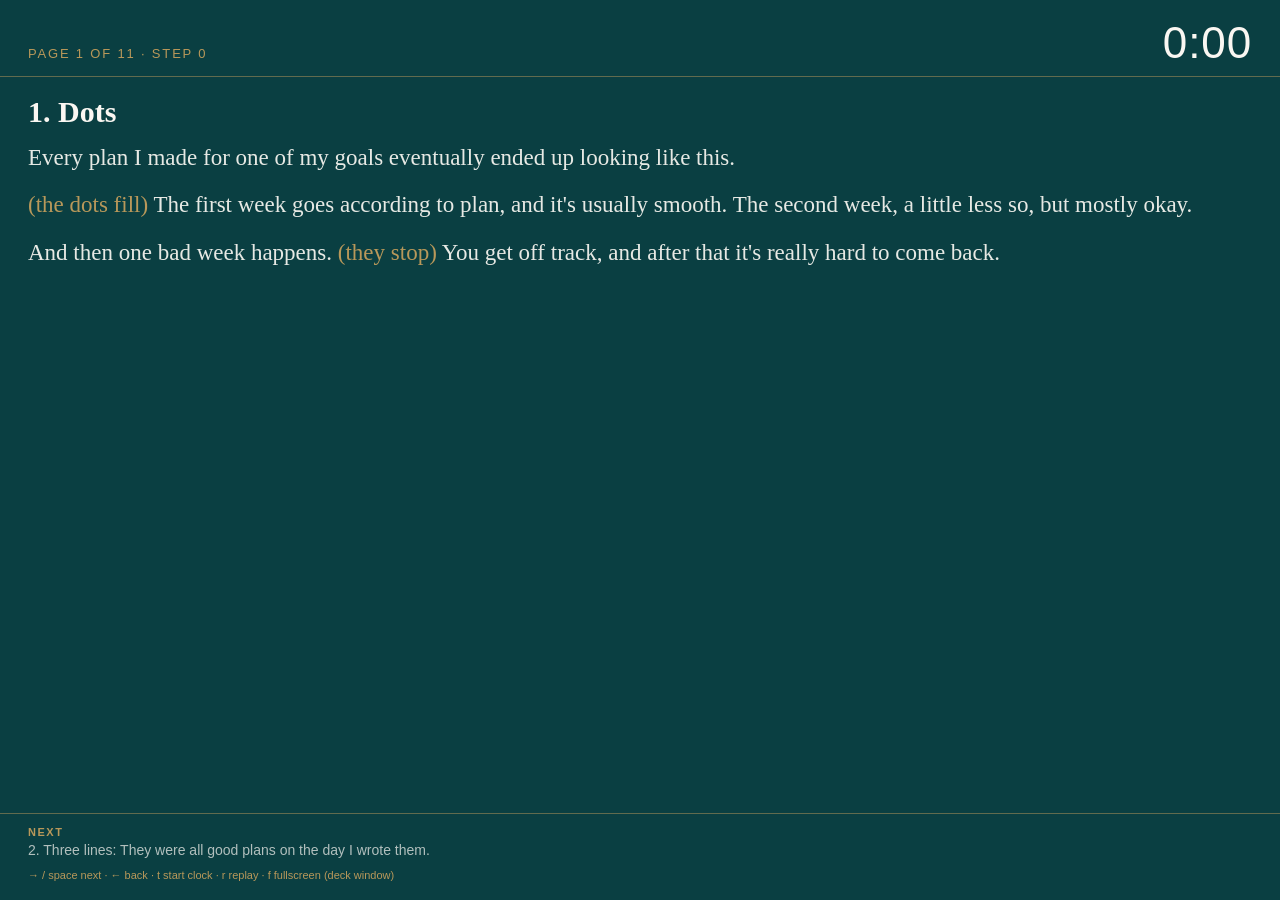
<file: presentation/presenter.html>
<!doctype html>
<html lang="en"><head><meta charset="utf-8"><title>Presenter</title>
<style>
body{margin:0;background:#0A3F42;color:#FAF7F2;font-family:Georgia,serif;height:100vh;display:grid;grid-template-rows:auto 1fr auto;overflow:hidden}
header{display:flex;justify-content:space-between;align-items:baseline;padding:18px 28px 8px;border-bottom:1px solid rgba(184,152,90,.5)}
#clock{font-family:"Helvetica Neue",Helvetica,Arial,sans-serif;font-size:44px;font-variant-numeric:tabular-nums;letter-spacing:.02em}
#clock.over{color:#F0B7A4}
#pg{font-family:"Helvetica Neue",Helvetica,Arial,sans-serif;font-size:13px;letter-spacing:.14em;text-transform:uppercase;color:#B8985A}
main{padding:18px 28px;overflow:auto}
#title{font-size:30px;margin:0 0 12px;color:#FAF7F2}
.line{font-size:23px;line-height:1.45;margin:0 0 14px;color:rgba(250,247,242,.92)}
.line b{color:#B8985A;font-weight:normal}
#next{border-top:1px solid rgba(184,152,90,.5);padding:12px 28px 18px;font-family:"Helvetica Neue",Helvetica,Arial,sans-serif;font-size:14px;color:rgba(250,247,242,.7)}
#next b{color:#B8985A;letter-spacing:.14em;text-transform:uppercase;font-size:11px;display:block;margin-bottom:4px}
kbd{font-family:"Helvetica Neue",Helvetica,Arial,sans-serif;font-size:11px;color:#B8985A}
</style></head>
<body>
<header><div id="pg">page 1 · step 0</div><div id="clock">0:00</div></header>
<main><h1 id="title"></h1><div id="lines"></div></main>
<div id="next"><b>Next</b><span id="nexttxt"></span><div style="margin-top:8px"><kbd>→ / space next · ← back · t start clock · r replay · f fullscreen (deck window)</kbd></div></div>
<script src="script.js"></script>
<script>
const bc=new BroadcastChannel('zain-live');let state={page:0,step:0,t0:null,total:SCRIPT.length};
function render(){const s=SCRIPT[state.page]||{title:'',lines:[]};document.getElementById('title').textContent=`${state.page+1}. ${s.title}`;
 document.getElementById('lines').innerHTML=s.lines.map(l=>`<p class="line">${l.replace(/\((.*?)\)/g,'<b>($1)</b>')}</p>`).join('');
 const n=SCRIPT[state.page+1];document.getElementById('nexttxt').textContent=n?`${state.page+2}. ${n.title}: ${n.lines[0]}`:'End. Hold the last line.';
 document.getElementById('pg').textContent=`page ${state.page+1} of ${state.total} · step ${state.step}${state.max?` of ${state.max}`:''}`;}
function tick(){const el=document.getElementById('clock');if(!state.t0){el.textContent='0:00';el.classList.remove('over');return}const s=Math.floor((Date.now()-state.t0)/1000);el.textContent=`${Math.floor(s/60)}:${String(s%60).padStart(2,'0')}`;el.classList.toggle('over',s>=290);}
bc.onmessage=ev=>{const m=ev.data||{};if(m.type==='state'){state=m;render();}};
setInterval(tick,250);render();bc.postMessage({type:'cmd',cmd:'hello'});
window.addEventListener('keydown',e=>{const k=e.key;if(k==='ArrowRight'||k===' '||k==='PageDown'||k==='Enter'){e.preventDefault();bc.postMessage({type:'cmd',cmd:'next'})}else if(k==='ArrowLeft'||k==='PageUp'){e.preventDefault();bc.postMessage({type:'cmd',cmd:'prev'})}else if(k==='t'){bc.postMessage({type:'cmd',cmd:'clock'})}else if(k==='Home'){bc.postMessage({type:'cmd',cmd:'reset'})}});
</script></body></html>
</file>
<file: site.css>
/* ─────────────────────────────────────────────────────────────
   Zain · thezainapp.com
   One stylesheet for every page. Tokens and type first, then the
   page reset, the masthead and footer that all pages share, then
   the home page's own sections, then the secondary pages' shell.
   The secondary pages load this AFTER styles.css and deliberately
   avoid its class names (.btn and .footer are its; ours are .zbtn
   and .site-footer).
   ───────────────────────────────────────────────────────────── */

*, *::before, *::after { box-sizing: border-box; }

html { -webkit-text-size-adjust: 100%; scroll-behavior: smooth; }

body {
  margin: 0;
  background: var(--paper);
  color: var(--ink);
  font-family: var(--serif);
  font-size: 17px;
  line-height: 1.6;
  -webkit-font-smoothing: antialiased;
  text-rendering: optimizeLegibility;
  overflow-x: hidden;
}

img, svg, video { max-width: 100%; }
a { color: inherit; }

:focus-visible {
  outline: 2px solid var(--teal);
  outline-offset: 3px;
  border-radius: 2px;
}

.sr-only {
  position: absolute; width: 1px; height: 1px;
  padding: 0; margin: -1px; overflow: hidden;
  clip: rect(0 0 0 0); white-space: nowrap; border: 0;
}

:root {
  /* palette */
  --paper:      #FAF7F2;
  --paper-warm: #F5F0E8;
  --ink:        #0A3F42;
  --ox:         #6E1E2B;
  --gold:       #B8985A;
  --slate:      #5A7577;   /* hairlines and rules only */
  --slate-ink:  #4E6A6C;   /* every piece of small text — 5.4:1 on paper */
  --teal:       #0D7377;   /* controls only */

  /* grid: 1360px live width, 12 columns, 20px gutters, 12px baseline */
  --live: 1360px;
  --gut:  20px;
  --base: 12px;
  --pad:  clamp(20px, 5vw, 60px);

  /* type */
  --serif: Georgia, "Times New Roman", Times, serif;
  --sans:  Inter, "Helvetica Neue", Helvetica, Arial, sans-serif;
  --d1: clamp(34px, 5.4vw, 72px);
  --d2: clamp(28px, 3.9vw, 49px);
  --d3: clamp(22px, 2.4vw, 31px);
  --d4: clamp(19px, 1.8vw, 25px);
  --lh-d1: 1.16;
  --lh-d2: 1.28;
}

/* ── measure ──────────────────────────────────────────────── */

.wrap {
  width: 100%;
  max-width: calc(var(--live) + var(--pad) * 2);
  margin: 0 auto;
  padding-inline: var(--pad);
}

.zsr-only {
  position: absolute; width: 1px; height: 1px;
  padding: 0; margin: -1px; overflow: hidden;
  clip: rect(0 0 0 0); white-space: nowrap; border: 0;
}

.skip-link {
  position: absolute; left: 50%; top: 8px; transform: translate(-50%, -200%);
  background: var(--ink); color: var(--paper);
  font-family: var(--sans); font-size: 13px;
  padding: 10px 18px; border-radius: 3px; z-index: 100;
  text-decoration: none; transition: transform .18s ease;
}
.skip-link:focus { transform: translate(-50%, 0); }

/* ── type helpers ─────────────────────────────────────────── */

.eyebrow {
  font-family: var(--sans);
  font-size: 12px;
  letter-spacing: .14em;
  text-transform: uppercase;
  font-weight: 600;
  color: var(--slate-ink);
  margin: 0;
}

.cap {
  font-family: var(--sans);
  font-size: 15px;
  line-height: 26px;
  color: var(--slate-ink);
  margin: 0;
}

.d1 { font-family: var(--serif); font-size: var(--d1); line-height: var(--lh-d1); letter-spacing: -.018em; font-weight: 400; margin: 0; }
.d2 { font-family: var(--serif); font-size: var(--d2); line-height: var(--lh-d2); letter-spacing: -.012em; font-weight: 400; margin: 0; }
.d3 { font-family: var(--serif); font-size: var(--d3); line-height: 1.42; font-weight: 400; margin: 0; }
.d4 { font-family: var(--serif); font-size: var(--d4); line-height: 1.44; font-weight: 400; margin: 0; }
.ox { color: var(--ox); }
.body {
  font-family: var(--serif);
  font-size: clamp(17px, 1.25vw, 19px);
  line-height: 1.66;
  color: var(--ink);
  margin: 0;
  max-width: 34em;
}

.rule { height: 0; border: 0; border-top: 1px solid var(--gold); margin: 0; }

/* ── the button ───────────────────────────────────────────── */

.zbtn {
  display: inline-flex; align-items: center; justify-content: center; gap: 9px;
  font-family: var(--sans); font-size: 14px; font-weight: 500;
  text-decoration: none; cursor: pointer;
  border: 1px solid var(--ink); border-radius: 3px;
  padding: 10px 18px; color: var(--paper); background: var(--ink);
  transition: background .2s ease, color .2s ease, border-color .2s ease;
}
.zbtn:hover { background: var(--teal); border-color: var(--teal); color: var(--paper); }
.zbtn--sm { padding: 8px 14px; font-size: 13px; }
.zbtn--ghost { background: none; color: var(--ink); }
.zbtn--ghost:hover { background: var(--ink); color: var(--paper); }

/* ── masthead ─────────────────────────────────────────────── */

.masthead {
  position: sticky; top: 0; z-index: 40;
  background: rgba(250, 247, 242, .92);
  backdrop-filter: saturate(140%) blur(10px);
  -webkit-backdrop-filter: saturate(140%) blur(10px);
  border-bottom: 1px solid rgba(184, 152, 90, .38);
}

.masthead__inner { display: flex; align-items: center; gap: 24px; min-height: 68px; }

.masthead__brand {
  display: inline-flex; align-items: center; gap: 10px;
  text-decoration: none; margin-inline-end: auto; color: var(--ink);
}
.masthead__mark { width: 26px; height: 26px; display: block; }
.masthead__wordmark { font-family: var(--serif); font-size: 22px; letter-spacing: .01em; }

.masthead__nav { display: flex; gap: 28px; }
.masthead__nav a {
  font-family: var(--sans); font-size: 13.5px; color: var(--slate-ink);
  text-decoration: none; padding-block: 6px;
  border-bottom: 1px solid transparent;
  transition: color .2s ease, border-color .2s ease;
}
.masthead__nav a:hover { color: var(--ink); border-bottom-color: var(--gold); }

.masthead__actions { display: flex; align-items: center; gap: 18px; }

/* language switch — three languages, the current one is stated */
.langs { display: flex; align-items: center; gap: 2px; }
.langs button {
  appearance: none; background: none; border: 0; cursor: pointer;
  font-family: var(--sans); font-size: 12px; letter-spacing: .1em;
  text-transform: uppercase; color: var(--slate-ink);
  padding: 6px 7px; border-radius: 2px;
  transition: color .2s ease;
}
.langs button:hover { color: var(--ink); }
.langs button[aria-current="true"] { color: var(--ink); font-weight: 600; }
.langs span { color: rgba(90, 117, 119, .5); font-size: 11px; }

/* ── footer ───────────────────────────────────────────────── */

.site-footer {
  background: var(--paper);
  border-top: 1px solid rgba(184, 152, 90, .5);
  padding-block: clamp(40px, 5vw, 64px);
  color: var(--ink);
}
.footer__inner { display: grid; grid-template-columns: minmax(0, 1fr) minmax(0, 1.4fr); gap: clamp(28px, 5vw, 72px); align-items: start; }
.footer__wordmark { font-family: var(--serif); font-size: 24px; margin: 0; color: var(--ink); }
.footer__line { margin-top: calc(var(--base) * 1); }
.footer__nav { display: flex; flex-wrap: wrap; gap: 12px 28px; align-items: flex-start; }
.footer__nav a {
  font-family: var(--sans); font-size: 13.5px; color: var(--slate-ink); text-decoration: none;
  border-bottom: 1px solid transparent; transition: color .2s ease, border-color .2s ease;
}
.footer__nav a:hover { color: var(--ink); border-bottom-color: var(--gold); }
.footer__base {
  display: flex; flex-wrap: wrap; gap: 16px 24px; align-items: center; justify-content: space-between;
  margin-top: calc(var(--base) * 4);
  padding-top: calc(var(--base) * 2);
  border-top: 1px solid rgba(184, 152, 90, .38);
}

/* ── focus ────────────────────────────────────────────────── */

.masthead :focus-visible,
.site-footer :focus-visible,
.skip-link:focus-visible {
  outline: 2px solid var(--teal);
  outline-offset: 3px;
  border-radius: 2px;
}

/* ── responsive ───────────────────────────────────────────── */

@media (max-width: 860px) {
  .masthead__nav { display: none; }
  .footer__inner { grid-template-columns: 1fr; }
}
@media (max-width: 520px) {
  .masthead__actions .zbtn { display: none; }
}

/* ── Arabic ───────────────────────────────────────────────── */

body.lang-ar .masthead__wordmark,
body.lang-ar .footer__wordmark { font-family: Amiri, Georgia, serif; }
body.lang-ar .masthead__nav a,
body.lang-ar .footer__nav a,
body.lang-ar .zbtn,
body.lang-ar .eyebrow,
body.lang-ar .cap { font-family: Tajawal, Inter, sans-serif; letter-spacing: 0; }

/* ── store row ────────────────────────────────────────────── */

.stores { display: flex; flex-wrap: wrap; align-items: center; gap: 14px 30px; }
.store {
  display: inline-flex; align-items: center; gap: 10px;
  text-decoration: none; color: var(--ink);
  padding: 8px 16px 8px 12px;
  border: 1px solid rgba(10, 63, 66, .32); border-radius: 4px;
  transition: border-color .2s ease, background .2s ease;
}
.store:hover { border-color: var(--ink); background: rgba(184, 152, 90, .10); }
.store svg { display: block; flex: none; }
.store span {
  font-family: var(--sans); font-size: 12px; letter-spacing: .12em;
  text-transform: uppercase; font-weight: 600;
}

/* ── sections ─────────────────────────────────────────────── */

.s { position: relative; padding-block: clamp(56px, 8vw, 108px); }
.s + .s { padding-top: clamp(48px, 7vw, 96px); }

/* the gold terrain, one motif, advancing down the page */
.terrain { display: block; width: 100%; height: 40px; margin-top: clamp(40px, 6vw, 80px); overflow: visible; }

/* ── phones ───────────────────────────────────────────────── */

.phone {
  background: #0b0b0b;
  border-radius: 38px;
  padding: 9px;
  box-shadow: 0 30px 60px rgba(62, 42, 30, .28),
              0 2px 6px rgba(0, 0, 0, .25),
              inset 0 0 0 1px rgba(255, 255, 255, .06);
  width: 100%;
  max-width: 302px;
  margin-inline: auto;
}
/* The still is the picture; the clip fades in over it once it plays, so
   the phone reads the same with scripting off, with motion reduced, or
   before the video has a frame. */
.phone__screen {
  position: relative;
  aspect-ratio: 604 / 1314;
  border-radius: 30px;
  overflow: hidden;
  background: #000;
}
.phone__screen img, .phone__screen video {
  display: block; width: 100%; height: 100%;
  object-fit: cover;
}
.phone__screen video {
  position: absolute; inset: 0; height: 100%;
  opacity: 0; transition: opacity .35s ease;
}
.phone__screen video.playing { opacity: 1; }
.phone--sm { max-width: 236px; border-radius: 30px; padding: 7px; }
.phone--sm .phone__screen { border-radius: 24px; }

/* ── hero ─────────────────────────────────────────────────── */

.hero { padding-top: clamp(40px, 5vw, 72px); }
.hero__inner {
  display: grid;
  grid-template-columns: minmax(0, 1fr) minmax(0, 380px);
  gap: clamp(32px, 5vw, 80px);
  align-items: center;
}
.hero__copy { order: 1; }
.hero__stage { order: 2; }
.hero__eyebrow { margin-bottom: calc(var(--base) * 2); }
.hero__title { max-width: 15ch; }
.hero__title + .hero__title { margin-top: calc(var(--base) * 1.2); max-width: 17ch; }
.hero__body { margin-top: calc(var(--base) * 3); }
.hero__stores { margin-top: calc(var(--base) * 3); }
.hero__note { margin-top: calc(var(--base) * 1.6); }

.hero__stage { position: relative; }
.hero__card {
  position: absolute;
  left: 50%; bottom: 6%;
  width: 86%;
  height: auto;
  /* Anchored to the bottom, so an unknown height means the card's own top
     edge jumps when the file finally arrives — a layout shift of exactly
     the card's height. Reserve the ratio. */
  aspect-ratio: 1110 / 1087;
  transform: translate(-50%, 34%);
  opacity: 0;
  border-radius: 12px;
  box-shadow: 0 24px 48px rgba(62, 42, 30, .30);
  transition: transform .95s cubic-bezier(.2, .8, .2, 1), opacity .6s ease;
  transition-delay: 1.5s;
}
.hero__stage.in .hero__card { transform: translate(-50%, 0); opacity: 1; }

/* ── dot grids ────────────────────────────────────────────── */

.dots {
  direction: ltr; display: block; width: 100%; height: auto;
  aspect-ratio: 1360 / 256;   /* the full grid; JS restates it per variant */
}
/* The compact grid, and the full one below the width where home.js switches
   the full grid to compact geometry (720px). Keep the two in step. */
.dots[data-compact="1"] { aspect-ratio: 280 / 178; }
@media (max-width: 719px) { .dots { aspect-ratio: 280 / 178; } }
.dots circle { fill: none; stroke: var(--gold); stroke-width: 1.25; }
.dots circle.faint { opacity: .45; }
.dots circle.on { fill: var(--ink); stroke: var(--ink); opacity: 0; transform-box: fill-box; transform-origin: center; transform: scale(.4); }
.dots.in circle.on { animation: dotpop .28s cubic-bezier(.2, .8, .2, 1) forwards; animation-delay: var(--d); }
.dots text {
  font-family: var(--sans); font-size: 11px; font-weight: 600;
  letter-spacing: .1em; text-transform: uppercase;
  fill: var(--slate-ink); text-anchor: middle;
}
@keyframes dotpop { to { opacity: 1; transform: scale(1); } }

/* ── the bad week ─────────────────────────────────────────── */

.badweek__grid { margin-block: calc(var(--base) * 3) calc(var(--base) * 4); }
.badweek__title { max-width: 20ch; }
.badweek__body { margin-top: calc(var(--base) * 2.5); }

/* ── the three steps ──────────────────────────────────────── */

.steps { display: grid; gap: clamp(56px, 7vw, 104px); margin-top: calc(var(--base) * 4); }
.step {
  display: grid;
  grid-template-columns: minmax(0, 1fr) minmax(0, 340px);
  gap: clamp(28px, 5vw, 72px);
  align-items: center;
}
.step:nth-child(even) { grid-template-columns: minmax(0, 340px) minmax(0, 1fr); }
.step:nth-child(even) .step__copy { order: 2; }
.step:nth-child(even) .step__stage { order: 1; }
.step__no {
  font-family: var(--sans); font-size: 12px; font-weight: 600;
  letter-spacing: .14em; color: var(--gold);
  margin: 0 0 calc(var(--base) * 1.5);
}
.step__title { max-width: 18ch; }
.step__body { margin-top: calc(var(--base) * 2); }
.step__rule { margin-bottom: calc(var(--base) * 2); max-width: 420px; }

/* ── the foundation ───────────────────────────────────────── */

.found__head { display: grid; grid-template-columns: minmax(0, 1fr) minmax(0, 1fr); gap: clamp(24px, 4vw, 64px); align-items: end; }
.found__row {
  display: grid; grid-template-columns: repeat(4, minmax(0, 1fr));
  gap: clamp(16px, 2vw, 28px);
  margin-top: calc(var(--base) * 5);
}
.found__col { text-align: center; }
.found__label { margin-top: calc(var(--base) * 2); }
.found__line { margin-top: calc(var(--base) * .75); text-align: center; }

/* ── why not a chatbot ────────────────────────────────────── */

.why__cols {
  display: grid; grid-template-columns: repeat(3, minmax(0, 1fr));
  gap: clamp(24px, 4vw, 50px);
  margin-top: calc(var(--base) * 5);
}
.why__col > .rule { margin-bottom: calc(var(--base) * 2); }
.why__body { margin-top: calc(var(--base) * 1.5); }
.why__col .phone { margin-top: calc(var(--base) * 3); }

/* ── where this is ────────────────────────────────────────── */

.where__cols {
  display: grid; grid-template-columns: repeat(2, minmax(0, 1fr));
  gap: clamp(32px, 6vw, 96px);
  margin-top: calc(var(--base) * 3);
}
.where__col > .rule { margin-bottom: calc(var(--base) * 2); }
.where__list { list-style: none; margin: calc(var(--base) * 2) 0 0; padding: 0; }
.where__list li {
  font-family: var(--serif); font-size: clamp(17px, 1.2vw, 19px); line-height: 1.6;
  padding-block: 14px;
  border-top: 1px solid rgba(184, 152, 90, .38);
}
.where__list li:first-child { border-top: 0; padding-top: 0; }

/* ── close and download ───────────────────────────────────── */

.close__grids {
  display: grid; grid-template-columns: repeat(2, minmax(0, 1fr));
  gap: clamp(24px, 4vw, 60px);
}
.close__grid-label { margin-bottom: calc(var(--base) * 1.5); }
.close__title { margin-top: calc(var(--base) * 5); max-width: 24ch; }
.close__stores { margin-top: calc(var(--base) * 4); }

.letter {
  margin-top: calc(var(--base) * 5);
  padding-top: calc(var(--base) * 3);
  border-top: 1px solid rgba(184, 152, 90, .38);
  display: grid; grid-template-columns: minmax(0, 1fr) minmax(0, 1fr);
  gap: clamp(20px, 4vw, 60px); align-items: start;
}
.letter__form { display: flex; gap: 10px; flex-wrap: wrap; }
.letter__form input {
  flex: 1 1 220px; min-width: 0;
  font-family: var(--sans); font-size: 14px; color: var(--ink);
  background: transparent;
  border: 0; border-bottom: 1px solid rgba(10, 63, 66, .35);
  padding: 10px 2px;
}
.letter__form input::placeholder { color: rgba(78, 106, 108, .7); }
.letter__form input:focus { outline: 0; border-bottom-color: var(--teal); }
.letter__note { margin-top: calc(var(--base) * 1.5); }
.letter__ok { margin-top: calc(var(--base) * 1.5); color: var(--ox); }

/* ── reveals — only when JS is running, so the page reads without it ── */

.js .will { opacity: 0; transform: translateY(14px); transition: opacity .7s ease, transform .7s ease; }
.js .will.in { opacity: 1; transform: none; }

/* ── responsive ───────────────────────────────────────────── */

@media (max-width: 1080px) {
  .found__row { grid-template-columns: repeat(2, minmax(0, 1fr)); gap: clamp(28px, 4vw, 40px); }
  .why__cols { grid-template-columns: 1fr; gap: clamp(36px, 6vw, 56px); }
  .why__col { display: grid; grid-template-columns: minmax(0, 1fr) minmax(0, 240px); gap: 32px; align-items: start; }
  .why__col .phone { margin-top: 0; }
}

@media (max-width: 860px) {
  .hero__inner { grid-template-columns: 1fr; }
  .hero__copy { order: 2; }
  .hero__stage { order: 1; max-width: 320px; margin-inline: auto; }
  .step, .step:nth-child(even),
  .found__head, .where__cols, .letter { grid-template-columns: 1fr; }
  .step__stage { max-width: 300px; margin-inline: auto; }
  .step:nth-child(even) .step__copy { order: 0; }
  .step:nth-child(even) .step__stage { order: 0; }
  .close__grids { grid-template-columns: 1fr; gap: clamp(28px, 6vw, 40px); }
  .why__col { grid-template-columns: 1fr; }
  .why__col .phone { margin-top: calc(var(--base) * 2); }
  .found__row { margin-top: calc(var(--base) * 3); }
}

@media (max-width: 520px) {
  .found__row { grid-template-columns: 1fr; gap: clamp(32px, 8vw, 44px); }
  .terrain { height: 28px; }
}

/* ── motion off ───────────────────────────────────────────── */

@media (prefers-reduced-motion: reduce) {
  html { scroll-behavior: auto; }
  .js .will { opacity: 1; transform: none; transition: none; }
  .dots circle.on { opacity: 1; transform: none; animation: none !important; }
  .hero__card { opacity: 1; transform: translate(-50%, 0); transition: none; }
}

/* ── right to left ────────────────────────────────────────── */

[dir="rtl"] .step:nth-child(even) .step__copy { order: 2; }
[dir="rtl"] .step:nth-child(even) .step__stage { order: 1; }
[dir="rtl"] .store { padding: 8px 12px 8px 16px; }

/* Arabic: Amiri for display, Tajawal for text. Turkish uses the Latin set. */
body.lang-ar { font-family: Amiri, Georgia, serif; }
body.lang-ar .d1,
body.lang-ar .d2,
body.lang-ar .d3,
body.lang-ar .d4,
body.lang-ar .body,
body.lang-ar .masthead__wordmark,
body.lang-ar .footer__wordmark,
body.lang-ar .where__list li { font-family: Amiri, Georgia, serif; }
body.lang-ar .eyebrow,
body.lang-ar .cap,
body.lang-ar .zbtn,
body.lang-ar .store span,
body.lang-ar .masthead__nav a,
body.lang-ar .footer__nav a,
body.lang-ar .letter__form input,
body.lang-ar .step__no { font-family: Tajawal, Inter, sans-serif; letter-spacing: 0; }
body.lang-ar .eyebrow { letter-spacing: 0; }
body.lang-ar .d1 { line-height: 1.34; }
body.lang-ar .d2 { line-height: 1.44; }
/* Amiri and Tajawal both set smaller than Georgia and Inter at the same
   size, so the Arabic reading sizes are nudged up to match the English. */
body.lang-ar .body { font-size: clamp(18px, 1.35vw, 21px); line-height: 1.9; }
body.lang-ar .cap { font-size: 16px; line-height: 29px; }
body.lang-ar .where__list li { font-size: clamp(18px, 1.3vw, 20px); line-height: 1.8; }
body.lang-ar .eyebrow { font-size: 13px; }

/* ─────────────────────────────────────────────────────────────
   Secondary pages
   support / privacy / terms / delete-account share one shell:
   <main class="legal-page"> with a .legal-header and a
   .legal-content. styles.css never gave that shell a measure, so
   the writing ran the full width of the window. These rules set
   the measure and the type; the words themselves are untouched.
   ───────────────────────────────────────────────────────────── */

.legal-page {
  background: var(--paper);
  /* styles.css sets --text-muted to #9CABA9, which is 2.2:1 on paper. Inline
     styles on these pages reach for it, so the shell redefines it. */
  --text-muted: var(--slate-ink);
}

.legal-header {
  padding-block: clamp(40px, 6vw, 72px) clamp(24px, 3vw, 36px);
  border-bottom: 1px solid rgba(184, 152, 90, .38);
  margin-bottom: clamp(32px, 4vw, 56px);
}
.legal-header .section-container,
.legal-content {
  width: 100%;
  max-width: calc(760px + var(--pad) * 2);
  margin: 0 auto;
  padding-inline: var(--pad);
}

.legal-title {
  font-family: var(--serif); font-weight: 400;
  font-size: var(--d2); line-height: var(--lh-d2); letter-spacing: -.012em;
  color: var(--ink); margin: 0;
}
.legal-updated {
  font-family: var(--sans); font-size: 14px; color: var(--slate-ink);
  margin: calc(var(--base) * 1.5) 0 0;
}

.legal-content { padding-bottom: clamp(48px, 6vw, 88px); color: var(--ink); }
.legal-content h2 {
  font-family: var(--serif); font-weight: 400;
  font-size: var(--d3); line-height: 1.42; color: var(--ink);
  margin: calc(var(--base) * 4) 0 calc(var(--base) * 1.5);
}
.legal-content h3 {
  font-family: var(--serif); font-weight: 400;
  font-size: var(--d4); line-height: 1.44; color: var(--ink);
  margin: calc(var(--base) * 3) 0 calc(var(--base) * 1);
}
.legal-content p,
.legal-content li {
  font-family: var(--serif); font-size: 17px; line-height: 1.66; color: var(--ink);
}
.legal-content p { margin: 0 0 calc(var(--base) * 1.5); }
.legal-content ul, .legal-content ol { margin: 0 0 calc(var(--base) * 2); padding-inline-start: 22px; }
.legal-content li { margin-bottom: calc(var(--base) * .75); }
.legal-content a { color: var(--ox); text-decoration: underline; text-underline-offset: 2px; }
.legal-content hr { border: 0; border-top: 1px solid rgba(184, 152, 90, .38); margin-block: calc(var(--base) * 3); }

.legal-content .contact-box {
  border: 1px solid rgba(184, 152, 90, .5);
  border-radius: 4px;
  padding: clamp(20px, 3vw, 32px);
  margin-bottom: calc(var(--base) * 4);
}

.legal-content .faq-item { border-bottom: 1px solid rgba(184, 152, 90, .38); }
.legal-content .faq-question {
  font-family: var(--serif); font-size: 19px; line-height: 1.5; color: var(--ink);
  cursor: pointer; padding-block: 18px;
  display: flex; align-items: baseline; justify-content: space-between; gap: 16px;
}
.legal-content .faq-question span:last-child { color: var(--gold); font-family: var(--sans); }
.legal-content .faq-answer { overflow: hidden; max-height: 0; transition: max-height .3s ease; }
.legal-content .faq-answer > *:first-child { padding-top: 2px; }
.legal-content .faq-item.open .faq-answer { padding-bottom: 8px; }

.legal-content .form-group { margin-bottom: calc(var(--base) * 2); }
.legal-content label {
  display: block; font-family: var(--sans); font-size: 13px; letter-spacing: .04em;
  color: var(--slate-ink); margin-bottom: 6px;
}
.legal-content input,
.legal-content select,
.legal-content textarea {
  width: 100%; font-family: var(--sans); font-size: 15px; color: var(--ink);
  background: transparent; border: 1px solid rgba(10, 63, 66, .3); border-radius: 3px;
  padding: 10px 12px;
}
.legal-content textarea { min-height: 130px; resize: vertical; }
.legal-content input:focus,
.legal-content select:focus,
.legal-content textarea:focus { outline: 0; border-color: var(--teal); }

@media (prefers-reduced-motion: reduce) {
  .legal-content .faq-answer { transition: none; }
}
</file>
<file: h/style.css>
/* Zain habit-invite landing — minimal, warm, mobile-first. Uses the
   same warm-cream palette as the marketing site so visitors feel a
   single brand even if they jump from /h/ to /. */

:root {
  --paper:       #FBF9F4;
  --paper-soft:  #F7F2E5;
  --ink:         #0A3F42;
  --moss:        #4A6253;
  --ink-soft:    #7A8B85;
  --fern:        #3E7C4A;
  --fern-deep:   #2E5E3A;
  --gold:        #C9A962;
  --rule:        #E8E0CC;
}

* { box-sizing: border-box; -webkit-tap-highlight-color: transparent; }

html, body {
  margin: 0;
  padding: 0;
  background: var(--paper);
  color: var(--ink);
  font-family: 'Inter', -apple-system, BlinkMacSystemFont, 'Segoe UI', Roboto, sans-serif;
  min-height: 100vh;
}

body {
  display: flex;
  align-items: center;
  justify-content: center;
  padding: 24px 16px 48px;
}

.invite-card {
  width: 100%;
  max-width: 420px;
  background: #FFFFFF;
  border-radius: 24px;
  padding: 28px 24px 24px;
  box-shadow:
    0 1px 0 rgba(62, 42, 30, 0.04),
    0 12px 32px rgba(62, 42, 30, 0.08);
  border: 1px solid var(--rule);
}

.brand {
  display: flex;
  align-items: center;
  gap: 8px;
  margin-bottom: 24px;
  opacity: 0.85;
}
.brand img { width: 24px; height: 24px; border-radius: 6px; }
.brand span {
  font-family: Georgia, serif;
  font-weight: 700;
  font-size: 18px;
  letter-spacing: -0.2px;
  color: var(--fern-deep);
}

.hero {
  text-align: center;
  padding: 12px 4px 20px;
  border-bottom: 1px solid var(--rule);
  margin-bottom: 20px;
}
.emoji {
  font-size: 56px;
  line-height: 1;
  margin-bottom: 16px;
}
.eyebrow {
  font-family: Georgia, serif;
  font-style: italic;
  font-size: 13px;
  color: var(--fern);
  letter-spacing: 0.4px;
  margin: 0 0 6px;
}
.habit-name {
  font-family: Georgia, serif;
  font-weight: 700;
  font-size: 28px;
  letter-spacing: -0.5px;
  color: var(--ink);
  margin: 0 0 8px;
  line-height: 1.15;
}
.from {
  font-family: Georgia, serif;
  font-style: italic;
  font-size: 14px;
  color: var(--moss);
  margin: 0;
}

.cta {
  display: flex;
  align-items: center;
  justify-content: center;
  gap: 10px;
  padding: 14px 18px;
  border-radius: 14px;
  font-weight: 600;
  font-size: 16px;
  text-decoration: none;
  margin-bottom: 10px;
  transition: transform 80ms ease, box-shadow 200ms ease;
  -webkit-touch-callout: none;
  user-select: none;
}
.cta:active { transform: scale(0.98); }

.cta-primary {
  background: var(--fern);
  color: #FFFFFF;
  box-shadow: 0 6px 16px rgba(62, 124, 74, 0.28);
}
.cta-primary:hover { background: var(--fern-deep); }
.cta-primary .arrow { transition: transform 200ms ease; }
.cta-primary:hover .arrow { transform: translateX(3px); }

.cta-secondary {
  background: transparent;
  color: var(--moss);
  border: 1px solid var(--rule);
}
.cta-secondary:hover {
  background: var(--paper-soft);
}

.why {
  list-style: none;
  padding: 0;
  margin: 24px 0 16px;
  display: grid;
  gap: 10px;
}
.why li {
  font-size: 13.5px;
  line-height: 1.45;
  color: var(--moss);
  padding-left: 22px;
  position: relative;
}
.why li::before {
  content: '✓';
  position: absolute;
  left: 0;
  top: 1px;
  color: var(--fern);
  font-weight: 700;
}

.footer {
  text-align: center;
  font-size: 11.5px;
  font-style: italic;
  color: var(--ink-soft);
  margin: 16px 0 0;
}
.footer a {
  color: var(--fern);
  text-decoration: none;
}
.footer a:hover { text-decoration: underline; }

/* Skeleton shimmer while metadata loads */
.is-loading .habit-name,
.is-loading .from {
  position: relative;
  color: transparent;
  background: linear-gradient(90deg, var(--paper-soft) 0%, var(--rule) 50%, var(--paper-soft) 100%);
  background-size: 200% 100%;
  animation: shimmer 1.6s ease-in-out infinite;
  border-radius: 6px;
  display: inline-block;
  min-width: 200px;
  height: 1em;
}
@keyframes shimmer {
  from { background-position: -200% 0; }
  to   { background-position:  200% 0; }
}

@media (max-width: 380px) {
  .habit-name { font-size: 24px; }
  .emoji { font-size: 48px; }
  .invite-card { padding: 22px 18px 20px; }
}
</file>
<file: styles.css>
/* ═══════════════════════════════════════════════════════════════════════════
   ZAIN APP — World-Class Website Redesign
   Design: DM Serif Display + Inter · Teal + Gold · Dark hero · Bento grid
   ═══════════════════════════════════════════════════════════════════════════ */

/* ── CSS Variables ──────────────────────────────────────────────────────── */
:root {
    /* Brand Colors */
    --primary:        #0D7377;
    --primary-dark:   #0A5E61;
    --primary-light:  #1D9A9E;
    --primary-pale:   #E8F6F6;
    --gold:           #C9A962;
    --gold-dark:      #A68B4B;
    --gold-light:     #E8D5A3;
    --gold-pale:      #FAF7F2;

    /* Hero (dark) */
    --hero-start:     #062F31;
    --hero-mid:       #0A5060;
    --hero-end:       #0D7377;

    /* Neutrals */
    --text:           #1E2E3D;
    --text-light:     #5A6B7A;
    --text-muted:     #9CABA9;
    --bg:             #FDFCFA;
    --card:           #FFFFFF;
    --border:         #E8E2D9;
    --border-teal:    #D4E5E7;

    /* Shadows */
    --shadow-xs:  0 1px 4px rgba(13,115,119,0.06);
    --shadow-sm:  0 2px 10px rgba(13,115,119,0.08);
    --shadow-md:  0 4px 24px rgba(13,115,119,0.10);
    --shadow-lg:  0 8px 48px rgba(13,115,119,0.12);
    --shadow-xl:  0 16px 64px rgba(13,115,119,0.16);

    /* Layout */
    --max-w:          1200px;
    --section-pad:    120px;
    --ease:           cubic-bezier(0.4, 0, 0.2, 1);
    --transition:     all 0.3s var(--ease);
}

/* ── Reset ──────────────────────────────────────────────────────────────── */
*, *::before, *::after { box-sizing: border-box; margin: 0; padding: 0; }

html { scroll-behavior: smooth; font-size: 16px; }

body {
    font-family: 'Inter', -apple-system, BlinkMacSystemFont, 'Segoe UI', sans-serif;
    background: var(--bg);
    color: var(--text);
    line-height: 1.6;
    -webkit-font-smoothing: antialiased;
    -moz-osx-font-smoothing: grayscale;
    overflow-x: hidden;
}

/* Grain texture overlay — the single change that makes a site feel premium */
body::before {
    content: '';
    position: fixed;
    inset: 0;
    background-image: url("data:image/svg+xml,%3Csvg viewBox='0 0 256 256' xmlns='http://www.w3.org/2000/svg'%3E%3Cfilter id='noise'%3E%3CfeTurbulence type='fractalNoise' baseFrequency='0.9' numOctaves='4' stitchTiles='stitch'/%3E%3C/filter%3E%3Crect width='100%25' height='100%25' filter='url(%23noise)'/%3E%3C/svg%3E");
    opacity: 0.03;
    pointer-events: none;
    z-index: 0;
}

a { color: inherit; text-decoration: none; transition: var(--transition); }
img { max-width: 100%; height: auto; }
ul { list-style: none; }

/* DM Serif Display utility */
.title-serif        { font-family: 'DM Serif Display', Georgia, serif; font-style: italic; }
.title-serif-sm     { font-family: 'DM Serif Display', Georgia, serif; font-style: italic; }
.title-serif-feature{ font-family: 'DM Serif Display', Georgia, serif; font-style: italic; color: var(--primary); }

/* ═══════════════════════════════════════════════════════════════════════════
   NAVIGATION
   ═══════════════════════════════════════════════════════════════════════════ */

.navbar {
    position: fixed;
    top: 0; left: 0; right: 0;
    z-index: 1000;
    background: rgba(253, 252, 250, 0.80);
    backdrop-filter: blur(24px);
    -webkit-backdrop-filter: blur(24px);
    border-bottom: 1px solid rgba(232, 226, 217, 0.4);
    transition: var(--transition);
}

.navbar.scrolled {
    background: rgba(253, 252, 250, 0.96);
    box-shadow: var(--shadow-sm);
}

.nav-container {
    max-width: var(--max-w);
    margin: 0 auto;
    padding: 14px 24px;
    display: flex;
    align-items: center;
    justify-content: space-between;
}

.nav-logo {
    display: flex;
    align-items: center;
    gap: 10px;
}

.logo-img {
    width: 36px;
    height: 36px;
    object-fit: contain;
}

.logo-text {
    font-family: 'DM Serif Display', Georgia, serif;
    font-size: 22px;
    color: var(--primary);
    letter-spacing: -0.3px;
}

.nav-links {
    display: flex;
    align-items: center;
    gap: 36px;
}

.nav-links a {
    font-size: 15px;
    font-weight: 500;
    color: var(--text-light);
}

.nav-links a:hover { color: var(--primary); }

.nav-cta {
    padding: 10px 22px;
    background: var(--primary);
    color: #fff !important;
    font-size: 14px;
    font-weight: 600;
    border-radius: 10px;
    transition: var(--transition);
}

.nav-cta:hover {
    background: var(--primary-dark);
    transform: translateY(-1px);
    box-shadow: var(--shadow-md);
}

/* Mobile menu button */
.mobile-menu-btn {
    display: none;
    flex-direction: column;
    gap: 5px;
    padding: 8px;
    background: none;
    border: none;
    cursor: pointer;
}

.mobile-menu-btn span {
    width: 22px;
    height: 2px;
    background: var(--text);
    border-radius: 2px;
    transition: var(--transition);
}

.mobile-menu {
    display: none;
    position: fixed;
    top: 65px; left: 0; right: 0;
    background: var(--card);
    padding: 20px 24px;
    flex-direction: column;
    gap: 16px;
    border-bottom: 1px solid var(--border);
    box-shadow: var(--shadow-lg);
    z-index: 999;
}

.mobile-menu.active { display: flex; }

.mobile-menu a {
    font-size: 16px;
    font-weight: 500;
    color: var(--text);
    padding: 10px 0;
    border-bottom: 1px solid var(--border);
}

.mobile-cta {
    background: var(--primary) !important;
    color: #fff !important;
    padding: 14px 24px !important;
    border-radius: 10px;
    text-align: center;
    border-bottom: none !important;
}

/* ═══════════════════════════════════════════════════════════════════════════
   HERO — Dark teal gradient
   ═══════════════════════════════════════════════════════════════════════════ */

.hero {
    position: relative;
    min-height: 100vh;
    background: linear-gradient(135deg, var(--hero-start) 0%, var(--hero-mid) 45%, var(--hero-end) 100%);
    display: flex;
    align-items: center;
    padding-top: 80px;
    overflow: hidden;
}

/* Noise overlay specific to hero */
.hero-noise {
    position: absolute;
    inset: 0;
    background-image: url("data:image/svg+xml,%3Csvg viewBox='0 0 512 512' xmlns='http://www.w3.org/2000/svg'%3E%3Cfilter id='n'%3E%3CfeTurbulence type='fractalNoise' baseFrequency='0.75' numOctaves='4' stitchTiles='stitch'/%3E%3C/filter%3E%3Crect width='100%25' height='100%25' filter='url(%23n)'/%3E%3C/svg%3E");
    opacity: 0.04;
    pointer-events: none;
}

.hero-container {
    position: relative;
    z-index: 1;
    max-width: var(--max-w);
    margin: 0 auto;
    padding: 60px 24px 80px;
    display: grid;
    grid-template-columns: 1fr 1fr;
    gap: 80px;
    align-items: center;
}

/* ── Hero Left ── */
.hero-content { max-width: 540px; }

.hero-badge {
    display: inline-flex;
    align-items: center;
    gap: 10px;
    padding: 8px 16px;
    background: rgba(255,255,255,0.12);
    border: 1px solid rgba(255,255,255,0.2);
    border-radius: 100px;
    font-size: 13px;
    font-weight: 500;
    color: rgba(255,255,255,0.9);
    margin-bottom: 28px;
    backdrop-filter: blur(8px);
}

.badge-dot {
    width: 7px;
    height: 7px;
    border-radius: 50%;
    background: var(--gold);
    box-shadow: 0 0 8px rgba(201,169,98,0.8);
    animation: pulse-dot 2s ease-in-out infinite;
}

@keyframes pulse-dot {
    0%, 100% { transform: scale(1); opacity: 1; }
    50%       { transform: scale(1.3); opacity: 0.7; }
}

.hero-title {
    font-size: clamp(48px, 6.5vw, 76px);
    font-weight: 800;
    line-height: 1.05;
    letter-spacing: -2.5px;
    color: #fff;
    margin-bottom: 24px;
}

.hero-title .title-serif {
    color: var(--gold);
    font-size: clamp(52px, 7vw, 82px);
    letter-spacing: -2px;
    display: block;
}

.hero-subtitle {
    font-size: 18px;
    line-height: 1.75;
    color: rgba(255,255,255,0.75);
    margin-bottom: 40px;
    max-width: 460px;
}

.hero-cta {
    display: flex;
    gap: 14px;
    margin-bottom: 48px;
    flex-wrap: wrap;
}

/* Buttons */
.btn {
    display: inline-flex;
    align-items: center;
    gap: 10px;
    padding: 15px 30px;
    font-size: 15px;
    font-weight: 600;
    border-radius: 12px;
    cursor: pointer;
    transition: var(--transition);
    border: none;
}

.btn-hero-primary {
    background: #fff;
    color: var(--primary-dark);
    box-shadow: 0 4px 24px rgba(0,0,0,0.2);
}

.btn-hero-primary:hover {
    transform: translateY(-3px);
    box-shadow: 0 8px 32px rgba(0,0,0,0.3);
    color: var(--primary-dark);
}

.btn-hero-secondary {
    background: rgba(255,255,255,0.1);
    color: rgba(255,255,255,0.9);
    border: 1.5px solid rgba(255,255,255,0.3);
    backdrop-filter: blur(8px);
}

.btn-hero-secondary:hover {
    background: rgba(255,255,255,0.18);
    border-color: rgba(255,255,255,0.5);
}

.btn-primary {
    background: linear-gradient(135deg, var(--primary) 0%, var(--primary-dark) 100%);
    color: #fff;
    box-shadow: 0 4px 20px rgba(13,115,119,0.3);
}

.btn-primary:hover {
    transform: translateY(-3px);
    box-shadow: 0 8px 30px rgba(13,115,119,0.4);
}

.btn-outline-teal {
    background: transparent;
    color: var(--primary);
    border: 2px solid var(--primary);
    padding: 13px 28px;
    width: 100%;
    justify-content: center;
}

.btn-outline-teal:hover {
    background: var(--primary);
    color: #fff;
}

.btn-gold {
    background: linear-gradient(135deg, var(--gold) 0%, var(--gold-dark) 100%);
    color: #fff;
    width: 100%;
    justify-content: center;
    box-shadow: 0 4px 20px rgba(201,169,98,0.3);
}

.btn-gold:hover {
    transform: translateY(-3px);
    box-shadow: 0 8px 30px rgba(201,169,98,0.45);
}

/* Social proof */
.hero-social-proof { display: flex; align-items: center; gap: 14px; }

.avatars { display: flex; }

.avatar {
    width: 40px;
    height: 40px;
    border-radius: 50%;
    border: 2.5px solid rgba(255,255,255,0.3);
    display: flex;
    align-items: center;
    justify-content: center;
    font-size: 13px;
    font-weight: 700;
    color: #fff;
    margin-left: -10px;
}

.avatar:first-child { margin-left: 0; }

.proof-text {
    font-size: 13px;
    color: rgba(255,255,255,0.7);
    max-width: 200px;
    line-height: 1.4;
}

/* ── Hero Right: iPhone 16 Pro mockup ── */

.hero-visual {
    display: flex;
    justify-content: center;
    align-items: center;
    position: relative;
}

.phone-ambient {
    position: absolute;
    width: 360px;
    height: 360px;
    border-radius: 50%;
    background: radial-gradient(circle, rgba(13,115,119,0.5) 0%, transparent 70%);
    pointer-events: none;
    z-index: 0;
}

.phone-mockup {
    position: relative;
    z-index: 1;
    animation: floatPhone 6s ease-in-out infinite;
}

@keyframes floatPhone {
    0%, 100% { transform: translateY(0px) rotate(0deg); }
    33%       { transform: translateY(-10px) rotate(0.4deg); }
    66%       { transform: translateY(-5px) rotate(-0.3deg); }
}

/* Phone frame: iPhone 16 Pro style */
.phone-frame {
    width: 270px;
    height: 560px;
    background: linear-gradient(160deg, #2C2C2E 0%, #1C1C1E 60%, #2A2A2C 100%);
    border-radius: 50px;
    padding: 14px;
    box-shadow:
        0 32px 80px rgba(0,0,0,0.5),
        0 8px 32px rgba(0,0,0,0.3),
        inset 0 0 0 1px rgba(255,255,255,0.08),
        inset 0 1px 0 rgba(255,255,255,0.14);
    position: relative;
}

/* Dynamic Island pill */
.dynamic-island {
    position: absolute;
    top: 16px;
    left: 50%;
    transform: translateX(-50%);
    width: 90px;
    height: 28px;
    background: #0A0A0A;
    border-radius: 20px;
    z-index: 10;
    box-shadow: inset 0 0 0 1px rgba(255,255,255,0.05);
}

/* Phone screen */
.phone-screen {
    width: 100%;
    height: 100%;
    background: var(--bg);
    border-radius: 38px;
    overflow: hidden;
}

/* ── App Screen content (HomeScreen replica) ── */

.app-screen {
    display: flex;
    flex-direction: column;
    height: 100%;
}

/* Teal gradient header (matches Colors.primaryClr → primaryLight) */
.app-header {
    background: linear-gradient(135deg, #0D7377 0%, #1D9A9E 100%);
    padding: 52px 16px 16px;
    flex-shrink: 0;
}

.app-greeting {
    font-size: 11px;
    color: rgba(255,255,255,0.75);
    letter-spacing: 0.3px;
}

.app-name {
    font-size: 20px;
    font-weight: 700;
    color: #fff;
    line-height: 1.2;
}

.app-date {
    font-size: 10px;
    color: rgba(255,255,255,0.6);
    margin-top: 2px;
}

/* Scrollable content area */
.app-content {
    flex: 1;
    padding: 12px 10px 0;
    overflow: hidden;
    display: flex;
    flex-direction: column;
    gap: 8px;
}

/* Stat cards row */
.app-stats-row {
    display: grid;
    grid-template-columns: repeat(3, 1fr);
    gap: 6px;
}

.app-stat-card {
    background: var(--card);
    border-radius: 12px;
    padding: 10px 6px;
    text-align: center;
    box-shadow: var(--shadow-xs);
    border: 1px solid rgba(201,169,98,0.1);
}

.app-stat-icon { font-size: 16px; margin-bottom: 2px; }
.app-stat-num  { font-size: 18px; font-weight: 800; color: var(--gold-dark); line-height: 1; }
.app-stat-lbl  { font-size: 9px; color: var(--text-muted); text-transform: uppercase; letter-spacing: 0.5px; }

/* Section title */
.app-section-title {
    font-size: 11px;
    font-weight: 700;
    color: var(--text-light);
    text-transform: uppercase;
    letter-spacing: 0.8px;
    padding: 0 2px;
}

/* Habits list */
.app-habits { display: flex; flex-direction: column; gap: 5px; }

.app-habit {
    display: flex;
    align-items: center;
    gap: 8px;
    background: var(--card);
    padding: 9px 10px;
    border-radius: 10px;
    box-shadow: var(--shadow-xs);
}

.app-habit.done {
    background: linear-gradient(90deg, rgba(13,115,119,0.06) 0%, rgba(13,115,119,0.02) 100%);
}

.habit-chk {
    width: 20px;
    height: 20px;
    border-radius: 7px;
    background: var(--primary);
    color: #fff;
    font-size: 11px;
    font-weight: 700;
    display: flex;
    align-items: center;
    justify-content: center;
    flex-shrink: 0;
}

.habit-ring {
    width: 20px;
    height: 20px;
    border-radius: 7px;
    border: 2px solid var(--border-teal);
    flex-shrink: 0;
}

.habit-txt {
    font-size: 11px;
    font-weight: 500;
    color: var(--text);
}

.app-habit.done .habit-txt { color: var(--primary); }

/* Entry type quick-add row */
.app-entry-types {
    display: flex;
    gap: 5px;
    padding: 2px 0 4px;
}

.entry-pill {
    flex: 1;
    padding: 6px 4px;
    background: var(--card);
    border-radius: 8px;
    font-size: 9px;
    font-weight: 600;
    text-align: center;
    color: var(--text-light);
    border: 1px solid var(--border);
}

.entry-pill.active {
    background: var(--primary-pale);
    color: var(--primary);
    border-color: rgba(13,115,119,0.2);
}

/* Bottom tab bar */
.app-tab-bar {
    display: flex;
    background: var(--card);
    border-top: 1px solid var(--border);
    padding: 6px 0 10px;
    flex-shrink: 0;
}

.tab-item {
    flex: 1;
    display: flex;
    flex-direction: column;
    align-items: center;
    gap: 2px;
}

.tab-icon { width: 20px; height: 20px; object-fit: contain; opacity: 0.5; }

.tab-item.active .tab-icon { opacity: 1; }

.tab-item span {
    font-size: 8px;
    color: var(--text-muted);
}

.tab-item.active span { color: var(--primary); font-weight: 600; }

/* Scroll indicator */
.scroll-indicator {
    position: absolute;
    bottom: 32px;
    left: 50%;
    transform: translateX(-50%);
    display: flex;
    flex-direction: column;
    align-items: center;
    gap: 6px;
    color: rgba(255,255,255,0.4);
    font-size: 12px;
    animation: scrollBounce 2.5s ease-in-out infinite;
}

@keyframes scrollBounce {
    0%, 100% { transform: translateX(-50%) translateY(0); }
    50%       { transform: translateX(-50%) translateY(8px); }
}

/* ═══════════════════════════════════════════════════════════════════════════
   STATS BAR
   ═══════════════════════════════════════════════════════════════════════════ */

.stats-bar {
    background: var(--card);
    border-top: 1px solid var(--border);
    border-bottom: 1px solid var(--border);
    padding: 36px 24px;
}

.stats-bar-inner {
    max-width: var(--max-w);
    margin: 0 auto;
    display: flex;
    align-items: center;
    justify-content: center;
    gap: 0;
}

.stats-bar-item {
    flex: 1;
    text-align: center;
    display: flex;
    flex-direction: column;
    align-items: center;
}

.stats-number-row {
    display: flex;
    align-items: baseline;
    gap: 2px;
}

.stats-num {
    font-size: clamp(28px, 4vw, 40px);
    font-weight: 800;
    color: var(--primary);
    letter-spacing: -1.5px;
    line-height: 1;
}

.stats-suffix {
    font-size: clamp(20px, 3vw, 28px);
    font-weight: 800;
    color: var(--primary);
}

.stats-desc {
    font-size: 13px;
    color: var(--text-muted);
    margin-top: 4px;
    text-transform: uppercase;
    letter-spacing: 0.8px;
}

.stats-bar-divider {
    width: 1px;
    height: 48px;
    background: var(--border);
    flex-shrink: 0;
    margin: 0 40px;
}

/* ═══════════════════════════════════════════════════════════════════════════
   SHARED SECTION STYLES
   ═══════════════════════════════════════════════════════════════════════════ */

.section-container {
    max-width: var(--max-w);
    margin: 0 auto;
    padding: 0 24px;
}

.section-header {
    text-align: center;
    max-width: 680px;
    margin: 0 auto 64px;
}

.section-badge {
    display: inline-block;
    padding: 6px 14px;
    background: var(--primary-pale);
    color: var(--primary);
    font-size: 12px;
    font-weight: 700;
    border-radius: 100px;
    margin-bottom: 18px;
    text-transform: uppercase;
    letter-spacing: 1.2px;
}

.section-title {
    font-size: clamp(32px, 4.5vw, 52px);
    font-weight: 800;
    line-height: 1.15;
    letter-spacing: -1.5px;
    color: var(--text);
    margin-bottom: 16px;
}

.section-title .title-serif-sm {
    color: var(--primary);
    font-size: inherit;
}

.section-subtitle {
    font-size: 17px;
    line-height: 1.75;
    color: var(--text-light);
}

/* Scroll animation */
.will-animate {
    opacity: 0;
    transform: translateY(24px);
    transition: opacity 0.6s var(--ease), transform 0.6s var(--ease);
}

.will-animate.animated {
    opacity: 1;
    transform: translateY(0);
}

/* ═══════════════════════════════════════════════════════════════════════════
   BENTO GRID
   ═══════════════════════════════════════════════════════════════════════════ */

.bento-section {
    padding: var(--section-pad) 0;
    background: var(--bg);
}

.bento-grid {
    display: grid;
    grid-template-columns: 2fr 1fr 1fr;
    grid-auto-rows: 280px;
    gap: 18px;
}

/* Tile base */
.bento-tile {
    border-radius: 24px;
    padding: 28px;
    position: relative;
    overflow: hidden;
    transition: transform 0.35s var(--ease), box-shadow 0.35s var(--ease);
}

.bento-tile:hover {
    transform: translateY(-5px);
    box-shadow: var(--shadow-xl);
}

/* Habits — large, teal background, spans col 1 × 2 rows */
.bento-habits {
    grid-column: 1 / 2;
    grid-row: 1 / 3;
    background: linear-gradient(145deg, #0D7377 0%, #0A5E61 60%, #08484C 100%);
    color: #fff;
    display: flex;
    flex-direction: column;
    justify-content: space-between;
}

.bento-tile-content { flex: 1; }

.bento-icon-wrap {
    width: 64px;
    height: 64px;
    background: rgba(255,255,255,0.15);
    border-radius: 18px;
    display: flex;
    align-items: center;
    justify-content: center;
    margin-bottom: 16px;
}

.bento-3d-icon { width: 48px; height: 48px; object-fit: contain; }
.bento-3d-icon-sm { width: 40px; height: 40px; object-fit: contain; margin-bottom: 10px; }

.bento-label {
    font-size: 11px;
    font-weight: 700;
    text-transform: uppercase;
    letter-spacing: 1.5px;
    color: rgba(255,255,255,0.7);
    margin-bottom: 10px;
}

.bento-label-gold    { color: var(--gold-dark); }
.bento-label-warm    { color: #8B5A3C; }
.bento-label-teal-lt { color: var(--primary); }
.bento-label-purple  { color: #6366F1; }

.bento-title {
    font-size: 26px;
    font-weight: 800;
    line-height: 1.2;
    letter-spacing: -0.5px;
    color: #fff;
    margin-bottom: 12px;
}

.bento-title-sm {
    font-size: 18px;
    font-weight: 800;
    line-height: 1.25;
    letter-spacing: -0.3px;
    color: var(--text);
    margin-bottom: 10px;
}

.bento-desc {
    font-size: 14px;
    line-height: 1.7;
    color: rgba(255,255,255,0.75);
    margin-bottom: 16px;
}

.bento-subdesc {
    font-size: 13px;
    line-height: 1.6;
    color: var(--text-light);
}

.bento-features {
    display: flex;
    flex-direction: column;
    gap: 8px;
    margin-top: 6px;
}

.bento-features li {
    font-size: 13px;
    color: rgba(255,255,255,0.8);
    display: flex;
    align-items: center;
    gap: 8px;
}

.bento-features li::before {
    content: '→';
    color: var(--gold);
    font-weight: 700;
    flex-shrink: 0;
}

/* Streak ring visual inside habits tile */
.bento-visual-ring {
    position: relative;
    width: 110px;
    height: 110px;
    margin-top: 12px;
    align-self: flex-end;
}

.streak-svg {
    width: 100%;
    height: 100%;
    transform: rotate(-90deg);
}

.ring-track {
    fill: none;
    stroke: rgba(255,255,255,0.15);
    stroke-width: 8;
}

.ring-fill {
    fill: none;
    stroke: var(--gold);
    stroke-width: 8;
    stroke-linecap: round;
}

.ring-label {
    position: absolute;
    top: 50%;
    left: 50%;
    transform: translate(-50%, -50%);
    text-align: center;
}

.ring-num {
    display: block;
    font-size: 26px;
    font-weight: 800;
    color: #fff;
    line-height: 1;
}

.ring-unit {
    font-size: 10px;
    color: rgba(255,255,255,0.6);
    text-transform: uppercase;
    letter-spacing: 0.8px;
}

/* Reading tile */
.bento-reading {
    grid-column: 2 / 3;
    grid-row: 1 / 2;
    background: var(--gold-pale);
    border: 1px solid rgba(201,169,98,0.2);
}

/* Mini books visual */
.mini-books {
    display: flex;
    gap: 8px;
    margin-top: 12px;
}

.mini-book {
    width: 36px;
    height: 56px;
    background: var(--c);
    border-radius: 3px 6px 6px 3px;
    display: flex;
    align-items: flex-end;
    justify-content: center;
    padding-bottom: 4px;
    font-size: 9px;
    font-weight: 700;
    color: rgba(255,255,255,0.9);
    box-shadow: 3px 3px 8px rgba(0,0,0,0.15);
    position: relative;
}

.mini-book::before {
    content: '';
    position: absolute;
    left: 0; top: 0; bottom: 0;
    width: 5px;
    background: rgba(0,0,0,0.15);
    border-radius: 3px 0 0 3px;
}

/* Notes tile */
.bento-notes {
    grid-column: 3 / 4;
    grid-row: 1 / 2;
    background: #FFFBF5;
    border: 1px solid rgba(201,169,98,0.15);
}

.mini-note-tags {
    display: flex;
    flex-direction: column;
    gap: 6px;
    margin-top: 12px;
}

.mini-tag {
    display: inline-flex;
    padding: 5px 10px;
    background: rgba(139,90,60,0.08);
    color: #8B5A3C;
    border-radius: 100px;
    font-size: 11px;
    font-weight: 600;
    width: fit-content;
}

/* Community tile */
.bento-community {
    grid-column: 2 / 3;
    grid-row: 2 / 3;
    background: var(--primary-pale);
    border: 1px solid rgba(13,115,119,0.12);
}

/* Podcasts/Insights tile */
.bento-podcasts {
    grid-column: 3 / 4;
    grid-row: 2 / 3;
    background: #F5F0FF;
    border: 1px solid rgba(99,102,241,0.12);
}

/* ═══════════════════════════════════════════════════════════════════════════
   FEATURE DEEP DIVES
   ═══════════════════════════════════════════════════════════════════════════ */

.features-deep {
    padding: var(--section-pad) 0;
    background: linear-gradient(180deg, var(--bg) 0%, #F5FAFA 50%, var(--bg) 100%);
}

.feature-row {
    display: grid;
    grid-template-columns: 1fr 1fr;
    gap: 80px;
    align-items: center;
    margin-bottom: 120px;
}

.feature-row:last-child { margin-bottom: 0; }

.feature-row-reverse { grid-template-columns: 1fr 1fr; }
.feature-row-reverse .feature-content { order: 2; }
.feature-row-reverse .feature-visual  { order: 1; }

.feature-badge {
    display: inline-flex;
    align-items: center;
    gap: 6px;
    padding: 6px 14px;
    border-radius: 100px;
    font-size: 12px;
    font-weight: 700;
    margin-bottom: 18px;
    text-transform: uppercase;
    letter-spacing: 0.8px;
}

.badge-habits  { background: rgba(13,115,119,0.1);  color: var(--primary); }
.badge-reading { background: rgba(156,102,68,0.1);  color: #9C6644; }
.badge-notes   { background: rgba(139,90,60,0.1);   color: #8B5A3C; }

.feature-title {
    font-size: clamp(30px, 4vw, 42px);
    font-weight: 800;
    line-height: 1.2;
    letter-spacing: -1px;
    color: var(--text);
    margin-bottom: 18px;
}

.feature-desc {
    font-size: 16px;
    line-height: 1.8;
    color: var(--text-light);
    margin-bottom: 24px;
}

.feature-list {
    display: flex;
    flex-direction: column;
    gap: 10px;
}

.feature-list li {
    display: flex;
    align-items: center;
    gap: 10px;
    font-size: 15px;
    color: var(--text);
}

.feature-list li::before {
    content: '→';
    color: var(--primary);
    font-weight: 700;
    flex-shrink: 0;
}

/* ── Feature phone mockups ── */

.feature-visual {
    display: flex;
    justify-content: center;
}

.feat-phone {
    filter: drop-shadow(0 24px 48px rgba(0,0,0,0.2));
}

.feat-phone-frame {
    width: 240px;
    height: 480px;
    background: linear-gradient(160deg, #2C2C2E 0%, #1C1C1E 100%);
    border-radius: 44px;
    padding: 12px;
    position: relative;
    box-shadow:
        inset 0 0 0 1px rgba(255,255,255,0.08),
        inset 0 1px 0 rgba(255,255,255,0.12);
}

.feat-dynamic-island {
    position: absolute;
    top: 14px;
    left: 50%;
    transform: translateX(-50%);
    width: 80px;
    height: 24px;
    background: #0A0A0A;
    border-radius: 16px;
    z-index: 10;
}

.feat-screen {
    width: 100%;
    height: 100%;
    background: var(--bg);
    border-radius: 33px;
    overflow: hidden;
    display: flex;
    flex-direction: column;
}

/* Feature screen headers */
.feat-header {
    padding: 44px 14px 12px;
    flex-shrink: 0;
}

.feat-header-teal {
    background: linear-gradient(135deg, #0D7377 0%, #1D9A9E 100%);
}

.feat-header-dark {
    background: linear-gradient(135deg, #1E2E3D 0%, #2C3E50 100%);
}

.feat-hdr-title {
    font-size: 16px;
    font-weight: 700;
    color: #fff;
}

.feat-hdr-sub {
    font-size: 10px;
    color: rgba(255,255,255,0.65);
    margin-top: 2px;
}

.feat-body {
    flex: 1;
    padding: 10px;
    overflow: hidden;
    display: flex;
    flex-direction: column;
    gap: 8px;
}

/* Habits screen: streak ring + habit list */
.feat-streak-ring {
    width: 80px;
    height: 80px;
    position: relative;
    margin: 0 auto 8px;
}

.feat-streak-ring svg { width: 100%; height: 100%; transform: rotate(-90deg); }

.fs-ring-bg   { fill: none; stroke: var(--primary-pale); stroke-width: 7; }
.fs-ring-fill { fill: none; stroke: var(--primary); stroke-width: 7; stroke-linecap: round; }

.feat-ring-center {
    position: absolute;
    top: 50%; left: 50%;
    transform: translate(-50%, -50%);
    text-align: center;
}

.feat-ring-num  { display: block; font-size: 20px; font-weight: 800; color: var(--primary); line-height: 1; }
.feat-ring-unit { font-size: 8px; color: var(--text-muted); text-transform: uppercase; letter-spacing: 0.5px; }

.feat-habits-list { display: flex; flex-direction: column; gap: 5px; }

.feat-habit-item {
    display: flex;
    align-items: center;
    gap: 8px;
    background: var(--card);
    padding: 7px 10px;
    border-radius: 9px;
    box-shadow: var(--shadow-xs);
}

.feat-habit-item.fdone {
    background: linear-gradient(90deg, rgba(13,115,119,0.07) 0%, rgba(13,115,119,0.02) 100%);
}

.feat-chk {
    width: 18px;
    height: 18px;
    border-radius: 6px;
    background: var(--primary);
    color: #fff;
    font-size: 10px;
    font-weight: 700;
    display: flex;
    align-items: center;
    justify-content: center;
    flex-shrink: 0;
}

.feat-ring-sm {
    width: 18px;
    height: 18px;
    border-radius: 6px;
    border: 2px solid var(--border-teal);
    flex-shrink: 0;
}

.feat-hname {
    font-size: 11px;
    font-weight: 500;
    color: var(--text);
    display: flex;
    align-items: center;
    gap: 5px;
}

.feat-hemoji { font-size: 13px; }

/* Reading screen body */
.feat-body-reading { padding: 8px; }

.feat-reading-stats {
    background: #FEFCF9;
    border-radius: 12px;
    border: 1px solid rgba(201,169,98,0.15);
    padding: 10px;
    display: flex;
    align-items: center;
    margin-bottom: 8px;
}

.feat-rstat { flex: 1; text-align: center; }
.feat-rdivider { width: 1px; height: 28px; background: rgba(201,169,98,0.2); }
.feat-rnum { display: block; font-size: 18px; font-weight: 800; color: var(--gold-dark); line-height: 1; }
.feat-rlbl { font-size: 9px; color: var(--text-muted); text-transform: uppercase; letter-spacing: 0.5px; }

.feat-books-grid {
    display: grid;
    grid-template-columns: repeat(2, 1fr);
    gap: 6px;
    margin-bottom: 8px;
}

.feat-book-tile {
    background: var(--bc);
    border-radius: 8px;
    height: 68px;
    position: relative;
    overflow: hidden;
    display: flex;
    align-items: flex-end;
    padding: 6px;
}

.feat-book-bar {
    position: absolute;
    bottom: 0; left: 0; right: 0;
    height: var(--p);
    background: rgba(255,255,255,0.15);
    border-radius: 0 0 8px 8px;
}

.feat-book-pct {
    position: relative;
    font-size: 11px;
    font-weight: 700;
    color: rgba(255,255,255,0.9);
    z-index: 1;
}

.feat-book-add {
    background: #F5F5F5 !important;
    border: 2px dashed #D1D5DB;
    display: flex;
    flex-direction: column;
    align-items: center;
    justify-content: center;
    gap: 2px;
}

.feat-book-plus { font-size: 18px; color: #9CA3AF; }
.feat-book-add-lbl { font-size: 9px; color: #9CA3AF; font-weight: 600; }

.feat-goal-card {
    background: var(--primary-pale);
    border-radius: 10px;
    padding: 8px 10px;
}

.feat-goal-top {
    display: flex;
    justify-content: space-between;
    margin-bottom: 6px;
}

.feat-goal-label { font-size: 9px; color: var(--text-light); font-weight: 600; text-transform: uppercase; letter-spacing: 0.5px; }
.feat-goal-count { font-size: 9px; color: var(--primary); font-weight: 700; }

.feat-goal-bar-bg {
    height: 6px;
    background: rgba(13,115,119,0.15);
    border-radius: 3px;
    overflow: hidden;
}

.feat-goal-bar-fill {
    height: 100%;
    background: linear-gradient(90deg, var(--primary) 0%, var(--primary-light) 100%);
    border-radius: 3px;
}

/* Notes screen body */
.feat-body-notes { padding: 8px; gap: 6px; }

.feat-note-card {
    background: var(--card);
    border-radius: 14px;
    box-shadow: 0 4px 16px rgba(92,18,140,0.08);
    display: flex;
    overflow: hidden;
}

.feat-note-card-sm { opacity: 0.7; }

.feat-note-accent {
    width: 4px;
    flex-shrink: 0;
}

.feat-note-inner {
    flex: 1;
    padding: 10px 10px 10px 8px;
}

.feat-note-header {
    display: flex;
    align-items: center;
    gap: 6px;
    margin-bottom: 6px;
}

.feat-note-badge {
    width: 20px;
    height: 20px;
    border-radius: 6px;
    display: flex;
    align-items: center;
    justify-content: center;
    font-size: 11px;
}

.feat-note-date { font-size: 9px; color: var(--text-muted); font-weight: 600; text-transform: uppercase; letter-spacing: 0.5px; }
.feat-note-title { font-size: 12px; font-weight: 700; color: var(--text); margin-bottom: 4px; line-height: 1.3; }
.feat-note-excerpt { font-size: 10px; color: var(--text-light); line-height: 1.5; margin-bottom: 6px; }

.feat-note-tags { display: flex; gap: 4px; flex-wrap: wrap; }

.feat-note-tag {
    font-size: 9px;
    padding: 3px 7px;
    background: rgba(123,107,168,0.1);
    color: #7B6BA8;
    border-radius: 100px;
}

.feat-entry-row {
    display: flex;
    gap: 4px;
}

.feat-entry-chip {
    flex: 1;
    padding: 5px;
    background: var(--card);
    border-radius: 7px;
    font-size: 9px;
    font-weight: 600;
    text-align: center;
    color: var(--text-light);
    border: 1px solid var(--border);
}

.active-chip {
    background: var(--primary-pale);
    color: var(--primary);
    border-color: rgba(13,115,119,0.2);
}

/* ═══════════════════════════════════════════════════════════════════════════
   TESTIMONIALS
   ═══════════════════════════════════════════════════════════════════════════ */

.testimonials-section {
    padding: var(--section-pad) 0;
    background: var(--bg);
}

.testimonials-grid {
    display: grid;
    grid-template-columns: repeat(2, 1fr);
    gap: 24px;
}

.testimonial-card {
    background: var(--card);
    border-radius: 20px;
    padding: 32px;
    border: 1px solid var(--border);
    box-shadow: var(--shadow-sm);
    transition: var(--transition);
}

.testimonial-card:hover {
    transform: translateY(-4px);
    box-shadow: var(--shadow-lg);
    border-color: var(--border-teal);
}

.testi-stars {
    color: var(--gold);
    font-size: 16px;
    letter-spacing: 2px;
    margin-bottom: 16px;
}

.testi-quote {
    font-family: 'DM Serif Display', Georgia, serif;
    font-size: 18px;
    font-style: italic;
    line-height: 1.7;
    color: var(--text);
    margin-bottom: 24px;
    quotes: none;
}

.testi-author {
    display: flex;
    align-items: center;
    gap: 12px;
}

.testi-avatar {
    width: 44px;
    height: 44px;
    border-radius: 50%;
    display: flex;
    align-items: center;
    justify-content: center;
    font-size: 16px;
    font-weight: 700;
    color: #fff;
    flex-shrink: 0;
}

.testi-info {
    display: flex;
    flex-direction: column;
}

.testi-name   { font-size: 14px; font-weight: 700; color: var(--text); }
.testi-detail { font-size: 12px; color: var(--text-muted); margin-top: 2px; }

/* ═══════════════════════════════════════════════════════════════════════════
   HOW IT WORKS
   ═══════════════════════════════════════════════════════════════════════════ */

.how-section {
    padding: var(--section-pad) 0;
    background: linear-gradient(180deg, var(--bg) 0%, var(--primary-pale) 50%, var(--bg) 100%);
}

.how-steps {
    display: flex;
    align-items: center;
    justify-content: center;
    gap: 12px;
}

.how-step {
    flex: 1;
    text-align: center;
    padding: 40px 32px;
    background: var(--card);
    border-radius: 20px;
    border: 1px solid var(--border);
    box-shadow: var(--shadow-sm);
    transition: var(--transition);
}

.how-step:hover {
    transform: translateY(-4px);
    box-shadow: var(--shadow-lg);
    border-color: var(--border-teal);
}

.how-arrow {
    font-size: 24px;
    color: var(--text-muted);
    padding: 0 16px;
    flex-shrink: 0;
}

.how-num {
    font-size: 11px;
    font-weight: 800;
    color: var(--primary);
    letter-spacing: 2px;
    text-transform: uppercase;
    margin-bottom: 16px;
    background: var(--primary-pale);
    display: inline-block;
    padding: 4px 12px;
    border-radius: 100px;
}

.how-icon {
    width: 60px;
    height: 60px;
    object-fit: contain;
    margin: 0 auto 16px;
    display: block;
}

.how-title {
    font-size: 18px;
    font-weight: 700;
    color: var(--text);
    margin-bottom: 10px;
}

.how-desc {
    font-size: 14px;
    line-height: 1.7;
    color: var(--text-light);
}

/* ═══════════════════════════════════════════════════════════════════════════
   PRICING
   ═══════════════════════════════════════════════════════════════════════════ */

.pricing {
    padding: var(--section-pad) 0;
    background: var(--bg);
}

/* Annual/Monthly toggle */
.pricing-toggle {
    display: inline-flex;
    background: var(--primary-pale);
    border-radius: 12px;
    padding: 4px;
    gap: 2px;
    margin-top: 24px;
}

.toggle-btn {
    padding: 8px 20px;
    border-radius: 9px;
    border: none;
    background: transparent;
    font-size: 14px;
    font-weight: 600;
    color: var(--text-muted);
    cursor: pointer;
    transition: var(--transition);
    display: flex;
    align-items: center;
    gap: 8px;
}

.toggle-btn.active {
    background: var(--card);
    color: var(--primary);
    box-shadow: var(--shadow-sm);
}

.toggle-save {
    font-size: 10px;
    background: var(--primary);
    color: #fff;
    padding: 2px 8px;
    border-radius: 100px;
    font-weight: 700;
    letter-spacing: 0.3px;
}

/* Pricing cards */
.pricing-grid {
    display: grid;
    grid-template-columns: repeat(2, 1fr);
    gap: 28px;
    max-width: 860px;
    margin: 0 auto;
}

.pricing-card {
    background: var(--card);
    border-radius: 24px;
    padding: 36px;
    border: 1.5px solid var(--border);
    transition: transform 0.3s var(--ease), box-shadow 0.3s var(--ease);
    position: relative;
}

.pricing-card:hover {
    transform: translateY(-4px);
    box-shadow: var(--shadow-lg);
}

.pricing-card-pro {
    border-color: var(--gold);
    box-shadow: 0 0 0 1px rgba(201,169,98,0.3), var(--shadow-md);
    padding-top: 68px;
}

.pro-badge {
    position: absolute;
    top: -1px; left: -1px; right: -1px;
    background: linear-gradient(135deg, var(--gold) 0%, var(--gold-dark) 100%);
    color: #fff;
    font-size: 12px;
    font-weight: 700;
    padding: 10px 20px;
    border-radius: 22px 22px 0 0;
    text-align: center;
    letter-spacing: 0.3px;
}

.plan-name {
    font-size: 20px;
    font-weight: 700;
    color: var(--text);
    margin-bottom: 10px;
}

.plan-price-block {
    display: flex;
    align-items: baseline;
    gap: 6px;
    margin-bottom: 6px;
}

.plan-original {
    font-size: 16px;
    color: var(--text-muted);
    text-decoration: line-through;
}

.plan-amount {
    font-size: 44px;
    font-weight: 800;
    color: var(--text);
    line-height: 1;
    letter-spacing: -1.5px;
}

.plan-amount-gold { color: var(--gold-dark); }

.plan-period {
    font-size: 15px;
    color: var(--text-muted);
}

.plan-monthly-note {
    font-size: 13px;
    color: var(--gold-dark);
    font-weight: 600;
    margin-bottom: 14px;
}

.plan-desc {
    font-size: 14px;
    color: var(--text-light);
    line-height: 1.6;
    margin-bottom: 24px;
}

.plan-feats {
    display: flex;
    flex-direction: column;
    gap: 12px;
    margin-bottom: 28px;
}

.plan-feats li {
    display: flex;
    align-items: center;
    gap: 10px;
    font-size: 14px;
    color: var(--text);
}

.feat-dot {
    width: 18px;
    height: 18px;
    border-radius: 6px;
    background: var(--primary);
    flex-shrink: 0;
    display: inline-flex;
    align-items: center;
    justify-content: center;
}

.feat-dot::after {
    content: '✓';
    font-size: 10px;
    font-weight: 700;
    color: #fff;
}

.feat-dot-gold { background: var(--gold); }

.plan-note {
    text-align: center;
    font-size: 12px;
    color: var(--text-muted);
    margin-top: 10px;
    line-height: 1.5;
}

/* ═══════════════════════════════════════════════════════════════════════════
   WAITLIST SECTION
   ═══════════════════════════════════════════════════════════════════════════ */

.waitlist-section {
    position: relative;
    padding: var(--section-pad) 0;
    background: linear-gradient(135deg, var(--hero-start) 0%, var(--hero-mid) 45%, var(--hero-end) 100%);
    color: #fff;
    overflow: hidden;
}

.waitlist-noise {
    position: absolute;
    inset: 0;
    background-image: url("data:image/svg+xml,%3Csvg viewBox='0 0 512 512' xmlns='http://www.w3.org/2000/svg'%3E%3Cfilter id='n'%3E%3CfeTurbulence type='fractalNoise' baseFrequency='0.75' numOctaves='4' stitchTiles='stitch'/%3E%3C/filter%3E%3Crect width='100%25' height='100%25' filter='url(%23n)'/%3E%3C/svg%3E");
    opacity: 0.04;
    pointer-events: none;
}

.waitlist-content {
    position: relative;
    text-align: center;
    max-width: 560px;
    margin: 0 auto;
}

.waitlist-icon {
    width: 88px;
    height: 88px;
    background: rgba(255,255,255,0.12);
    border-radius: 24px;
    display: flex;
    align-items: center;
    justify-content: center;
    margin: 0 auto 28px;
    border: 1px solid rgba(255,255,255,0.2);
    backdrop-filter: blur(8px);
}

.waitlist-icon img {
    width: 60px;
    height: 60px;
    object-fit: contain;
}

.waitlist-title {
    font-size: clamp(30px, 4.5vw, 48px);
    font-weight: 800;
    line-height: 1.15;
    letter-spacing: -1.5px;
    margin-bottom: 16px;
}

.waitlist-subtitle {
    font-size: 17px;
    line-height: 1.7;
    color: rgba(255,255,255,0.8);
    margin-bottom: 36px;
}

.waitlist-subtitle strong { color: var(--gold-light); }

/* Form */
.waitlist-form { margin-bottom: 16px; }

.form-row {
    display: flex;
    gap: 10px;
    max-width: 480px;
    margin: 0 auto;
}

.waitlist-input {
    flex: 1;
    padding: 15px 20px;
    font-size: 15px;
    background: rgba(255,255,255,0.1);
    border: 1.5px solid rgba(255,255,255,0.25);
    border-radius: 12px;
    color: #fff;
    backdrop-filter: blur(8px);
    transition: var(--transition);
    font-family: inherit;
}

.waitlist-input::placeholder { color: rgba(255,255,255,0.45); }

.waitlist-input:focus {
    outline: none;
    border-color: rgba(255,255,255,0.6);
    background: rgba(255,255,255,0.15);
}

.waitlist-btn {
    display: flex;
    align-items: center;
    gap: 8px;
    padding: 15px 24px;
    background: #fff;
    color: var(--primary-dark);
    font-size: 15px;
    font-weight: 700;
    border-radius: 12px;
    border: none;
    cursor: pointer;
    transition: var(--transition);
    white-space: nowrap;
}

.waitlist-btn:hover {
    transform: translateY(-2px);
    box-shadow: 0 8px 24px rgba(0,0,0,0.2);
}

.waitlist-success {
    margin-top: 14px;
    padding: 14px 20px;
    background: rgba(255,255,255,0.12);
    border: 1px solid rgba(255,255,255,0.25);
    border-radius: 12px;
    font-size: 15px;
    color: #fff;
    font-weight: 500;
}

.waitlist-note {
    font-size: 12px;
    color: rgba(255,255,255,0.5);
    margin-bottom: 32px;
}

/* Greyed store badges (coming soon) */
.store-badges-preview {
    display: flex;
    align-items: center;
    justify-content: center;
    gap: 16px;
    flex-wrap: wrap;
}

.store-badge-placeholder {
    display: flex;
    align-items: center;
    gap: 8px;
    padding: 10px 18px;
    background: rgba(255,255,255,0.06);
    border: 1px solid rgba(255,255,255,0.12);
    border-radius: 10px;
    color: rgba(255,255,255,0.4);
    font-size: 13px;
    font-weight: 600;
}

.store-coming {
    font-size: 12px;
    color: rgba(255,255,255,0.35);
}

/* ═══════════════════════════════════════════════════════════════════════════
   FOOTER
   ═══════════════════════════════════════════════════════════════════════════ */

.footer {
    padding: 72px 0 36px;
    background: var(--text);
    color: #fff;
}

.footer-container {
    max-width: var(--max-w);
    margin: 0 auto;
    padding: 0 24px;
}

.footer-main {
    display: grid;
    grid-template-columns: 1.4fr 2fr;
    gap: 80px;
    margin-bottom: 56px;
}

.footer-logo {
    display: flex;
    align-items: center;
    gap: 10px;
    margin-bottom: 16px;
}

.footer-logo img {
    width: 40px;
    height: 40px;
    object-fit: contain;
}

.footer-logo span {
    font-family: 'DM Serif Display', Georgia, serif;
    font-size: 24px;
    color: #fff;
}

.footer-tagline {
    font-size: 14px;
    line-height: 1.75;
    color: rgba(255,255,255,0.5);
}

.footer-links {
    display: grid;
    grid-template-columns: repeat(3, 1fr);
    gap: 40px;
}

.footer-col h4 {
    font-size: 12px;
    font-weight: 700;
    color: rgba(255,255,255,0.9);
    margin-bottom: 18px;
    text-transform: uppercase;
    letter-spacing: 1.5px;
}

.footer-col a {
    display: block;
    font-size: 14px;
    color: rgba(255,255,255,0.5);
    margin-bottom: 12px;
    transition: var(--transition);
}

.footer-col a:hover { color: #fff; }

.footer-bottom {
    display: flex;
    justify-content: space-between;
    align-items: center;
    padding-top: 36px;
    border-top: 1px solid rgba(255,255,255,0.08);
}

.footer-copy {
    font-size: 13px;
    color: rgba(255,255,255,0.4);
}

.footer-social { display: flex; gap: 10px; }

.social-icon {
    width: 38px;
    height: 38px;
    border-radius: 10px;
    background: rgba(255,255,255,0.08);
    display: flex;
    align-items: center;
    justify-content: center;
    color: rgba(255,255,255,0.6);
    transition: var(--transition);
}

.social-icon:hover {
    background: var(--primary);
    color: #fff;
}

/* ═══════════════════════════════════════════════════════════════════════════
   RESPONSIVE
   ═══════════════════════════════════════════════════════════════════════════ */

@media (max-width: 1024px) {
    .hero-container {
        grid-template-columns: 1fr;
        gap: 48px;
        text-align: center;
        padding-bottom: 60px;
    }

    .hero-content { max-width: 100%; }
    .hero-subtitle { max-width: 100%; }
    .hero-cta { justify-content: center; }
    .hero-social-proof { justify-content: center; }
    .hero-visual { order: -1; }

    .bento-grid {
        grid-template-columns: 1fr 1fr;
        grid-auto-rows: 240px;
    }

    .bento-habits   { grid-column: 1 / 2; grid-row: 1 / 3; }
    .bento-reading  { grid-column: 2 / 3; grid-row: 1 / 2; }
    .bento-notes    { grid-column: 2 / 3; grid-row: 2 / 3; }
    .bento-community{ grid-column: 1 / 2; grid-row: 3 / 4; }
    .bento-podcasts { grid-column: 2 / 3; grid-row: 3 / 4; }

    .bento-habits { justify-content: flex-start; }
    .bento-visual-ring { display: none; }

    .feature-row,
    .feature-row-reverse {
        grid-template-columns: 1fr;
        gap: 40px;
    }

    .feature-row-reverse .feature-content { order: 0; }
    .feature-row-reverse .feature-visual  { order: 0; }

    .pricing-grid { grid-template-columns: 1fr; max-width: 480px; }
    .footer-main { grid-template-columns: 1fr; gap: 40px; }
    .footer-links { grid-template-columns: repeat(3, 1fr); }

    .how-steps { flex-direction: column; gap: 20px; }
    .how-arrow { transform: rotate(90deg); }
    .how-step { width: 100%; max-width: 400px; }
}

@media (max-width: 768px) {
    :root { --section-pad: 80px; }

    .nav-links, .nav-cta { display: none; }
    .mobile-menu-btn { display: flex; }

    .stats-bar-inner { flex-direction: column; gap: 24px; }
    .stats-bar-divider { width: 40px; height: 1px; }

    .bento-grid {
        grid-template-columns: 1fr 1fr;
        grid-template-rows: auto;
    }

    .bento-habits   { grid-column: 1 / 3; grid-row: auto; }
    .bento-reading  { grid-column: 1 / 2; grid-row: auto; }
    .bento-notes    { grid-column: 2 / 3; grid-row: auto; }
    .bento-community{ grid-column: 1 / 2; grid-row: auto; }
    .bento-podcasts { grid-column: 2 / 3; grid-row: auto; }

    .testimonials-grid { grid-template-columns: 1fr; }

    .form-row { flex-direction: column; }
    .waitlist-btn { justify-content: center; }

    .footer-links { grid-template-columns: repeat(2, 1fr); gap: 24px; }
    .footer-bottom { flex-direction: column; gap: 16px; text-align: center; }

    .how-step { padding: 28px 20px; }
}

@media (max-width: 480px) {
    .hero-title { font-size: 40px; letter-spacing: -1.5px; }
    .hero-title .title-serif { font-size: 44px; }
    .hero-cta { flex-direction: column; }
    .hero-cta .btn { width: 100%; justify-content: center; }

    .phone-frame { width: 240px; height: 500px; }
    .feat-phone-frame { width: 210px; height: 420px; }

    .bento-grid { grid-template-columns: 1fr; }
    .bento-tile { grid-column: auto; grid-row: auto; }

    .footer-links { grid-template-columns: 1fr; }

    .scroll-indicator { display: none; }
}


/* ─────────────────────────────────────────────────────────────
   Language toggle (navbar pill)
   ───────────────────────────────────────────────────────────── */
.lang-toggle {
    display: inline-flex;
    align-items: center;
    justify-content: center;
    background: transparent;
    border: 1px solid rgba(0, 0, 0, .15);
    color: inherit;
    font-family: 'Inter', sans-serif;
    font-size: 13px;
    font-weight: 600;
    letter-spacing: .02em;
    padding: 7px 14px;
    border-radius: 999px;
    cursor: pointer;
    margin-right: 8px;
    transition: background .25s ease, border-color .25s ease;
}
.lang-toggle:hover {
    background: rgba(0, 0, 0, .04);
    border-color: rgba(0, 0, 0, .35);
}
.lang-toggle[lang="ar"] {
    font-family: 'Amiri', Georgia, serif;
    font-size: 15px;
}

@media (max-width: 768px) {
    .nav-container .lang-toggle { padding: 6px 10px; font-size: 12.5px; }
}


/* ─────────────────────────────────────────────────────────────
   Arabic legal-notice strip
   Visible only when the page is in Arabic — softens the
   "this is a translation, the English text is canonical" point.
   ───────────────────────────────────────────────────────────── */
.legal-ar-notice {
    display: none;
    margin-top: 14px;
    padding: 12px 16px;
    border-radius: 10px;
    background: rgba(184, 152, 90, .10);
    border: 1px solid rgba(184, 152, 90, .35);
    color: #6B4F1E;
    font-size: 14px;
    line-height: 1.6;
}
body.lang-ar .legal-ar-notice { display: block; }


/* ─────────────────────────────────────────────────────────────
   Arabic / RTL
   When the page is in Arabic, flip direction and font.
   ───────────────────────────────────────────────────────────── */
html[dir="rtl"] body,
body.lang-ar {
    font-family: 'Tajawal', 'Cairo', -apple-system, BlinkMacSystemFont, 'Segoe UI', sans-serif;
    line-height: 1.75;
}

body.lang-ar h1,
body.lang-ar h2,
body.lang-ar h3,
body.lang-ar h4,
body.lang-ar .legal-title,
body.lang-ar .footer-logo span,
body.lang-ar .logo-text {
    font-family: 'Amiri', Georgia, serif;
    letter-spacing: 0;
    line-height: 1.3;
}

/* Italics don't translate to Arabic typography — drop and recolor */
body.lang-ar em,
body.lang-ar i {
    font-style: normal;
    font-weight: 700;
}

/* Mirror the mobile menu button on the right edge under RTL */
body.lang-ar .nav-container { direction: rtl; }
body.lang-ar .nav-links { direction: rtl; }
body.lang-ar .mobile-menu { direction: rtl; }
body.lang-ar .footer-container,
body.lang-ar .footer-main,
body.lang-ar .footer-links,
body.lang-ar .footer-column { direction: rtl; }

/* Legal page body — paragraphs and lists read right-to-left.
   The legal body text itself stays in English (it's the canonical
   reference), but the headings/intro that ARE translated align
   naturally under RTL. */
body.lang-ar .legal-page { direction: rtl; }
body.lang-ar .legal-content p[data-i18n],
body.lang-ar .legal-content h2[data-i18n],
body.lang-ar .legal-content h3[data-i18n] { text-align: right; }

/* The untranslated legal body keeps LTR so English paragraphs
   inside an RTL page still read naturally. */
body.lang-ar .legal-content > h2:not([data-i18n]),
body.lang-ar .legal-content > h3:not([data-i18n]),
body.lang-ar .legal-content > p:not([data-i18n]),
body.lang-ar .legal-content > ul:not([data-i18n]),
body.lang-ar .legal-content > ol:not([data-i18n]) {
    direction: ltr;
    text-align: left;
}

/* Compact the lang toggle margin under RTL (gap flips visually) */
body.lang-ar .lang-toggle { margin-right: 0; margin-left: 8px; }
</file>
